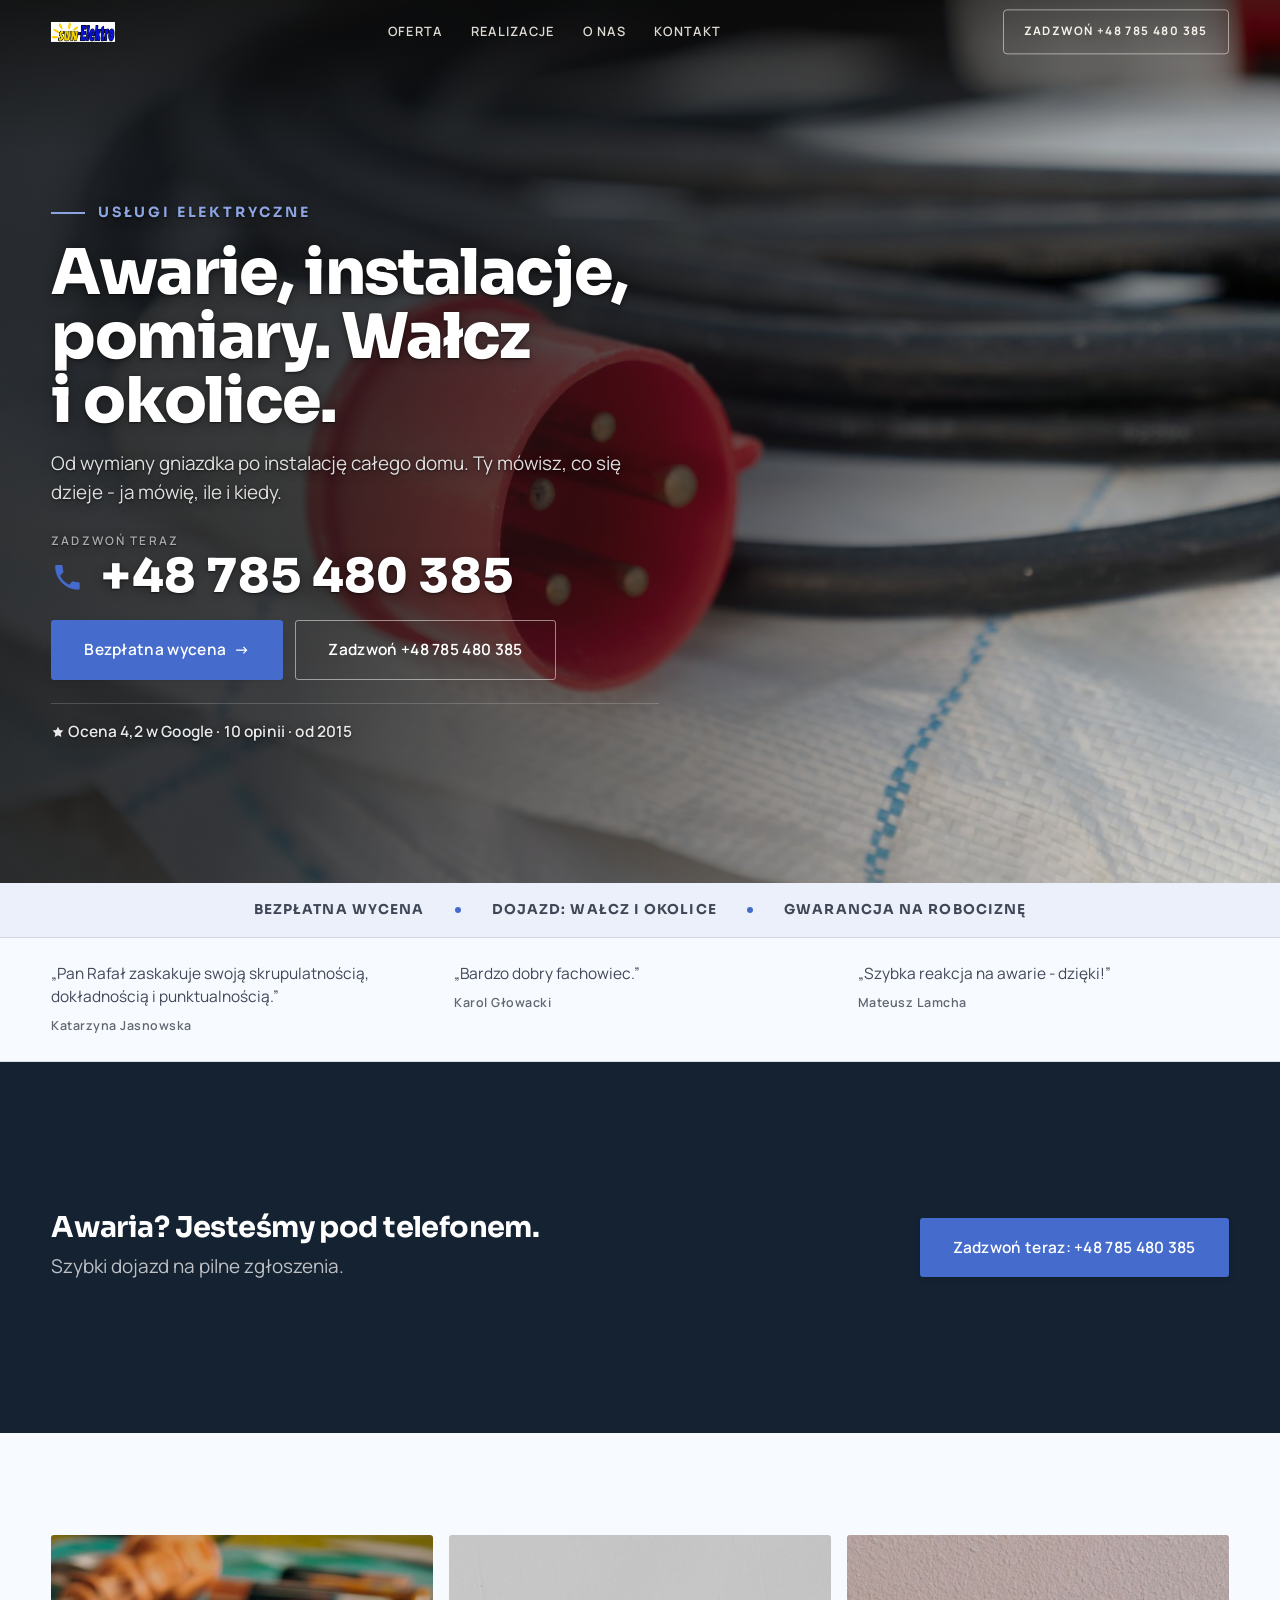
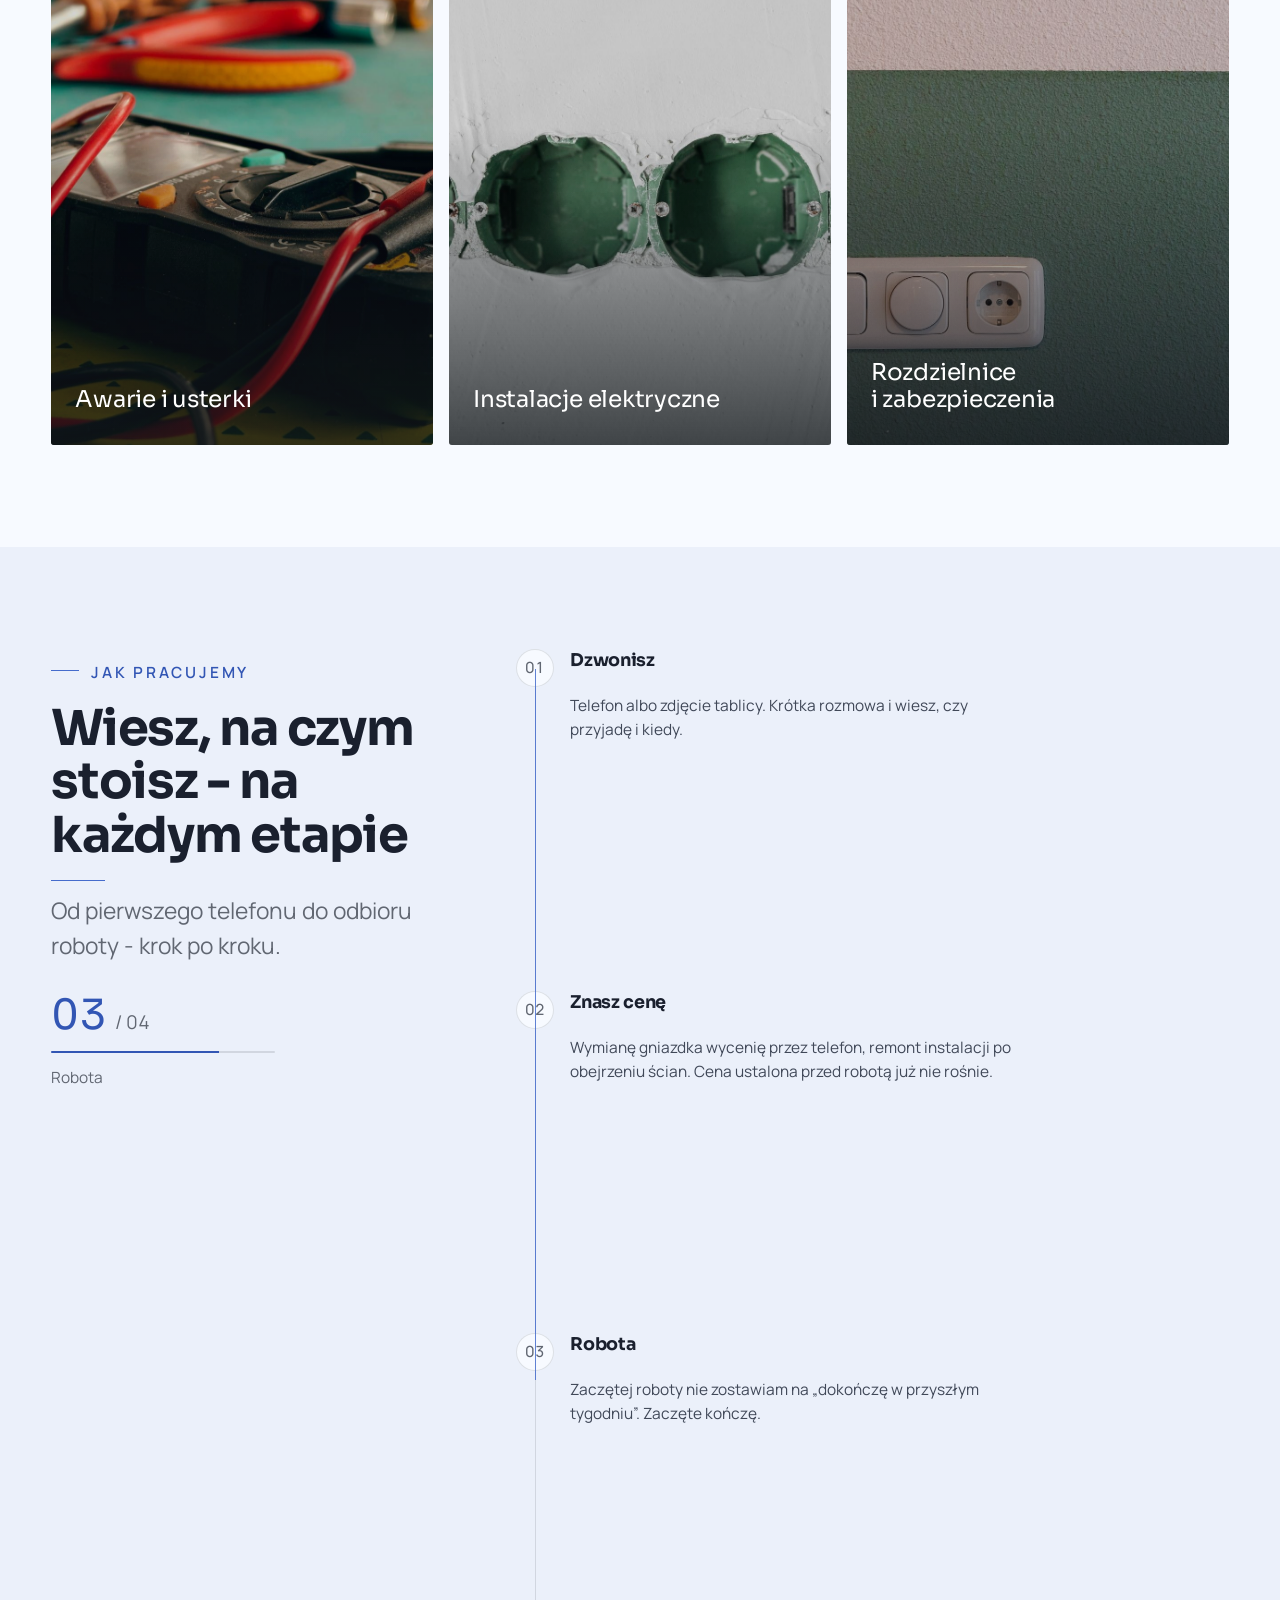
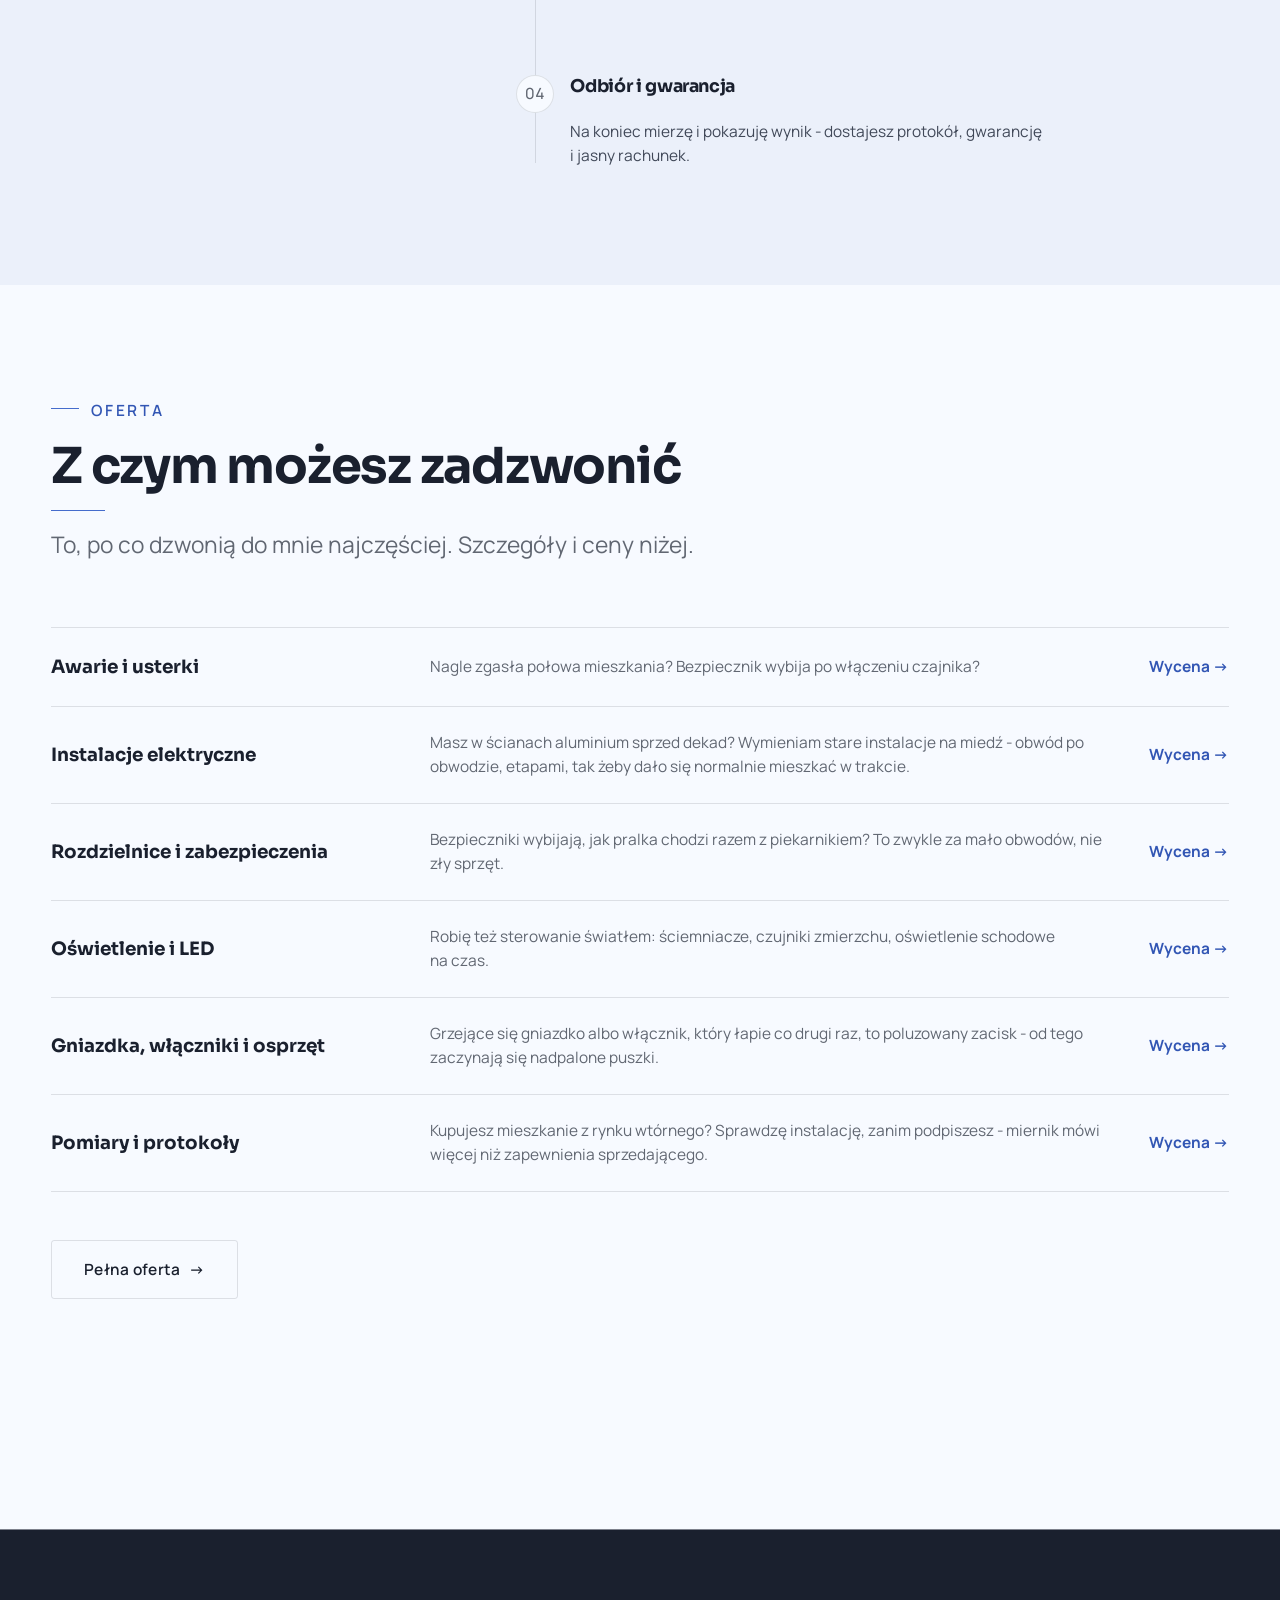
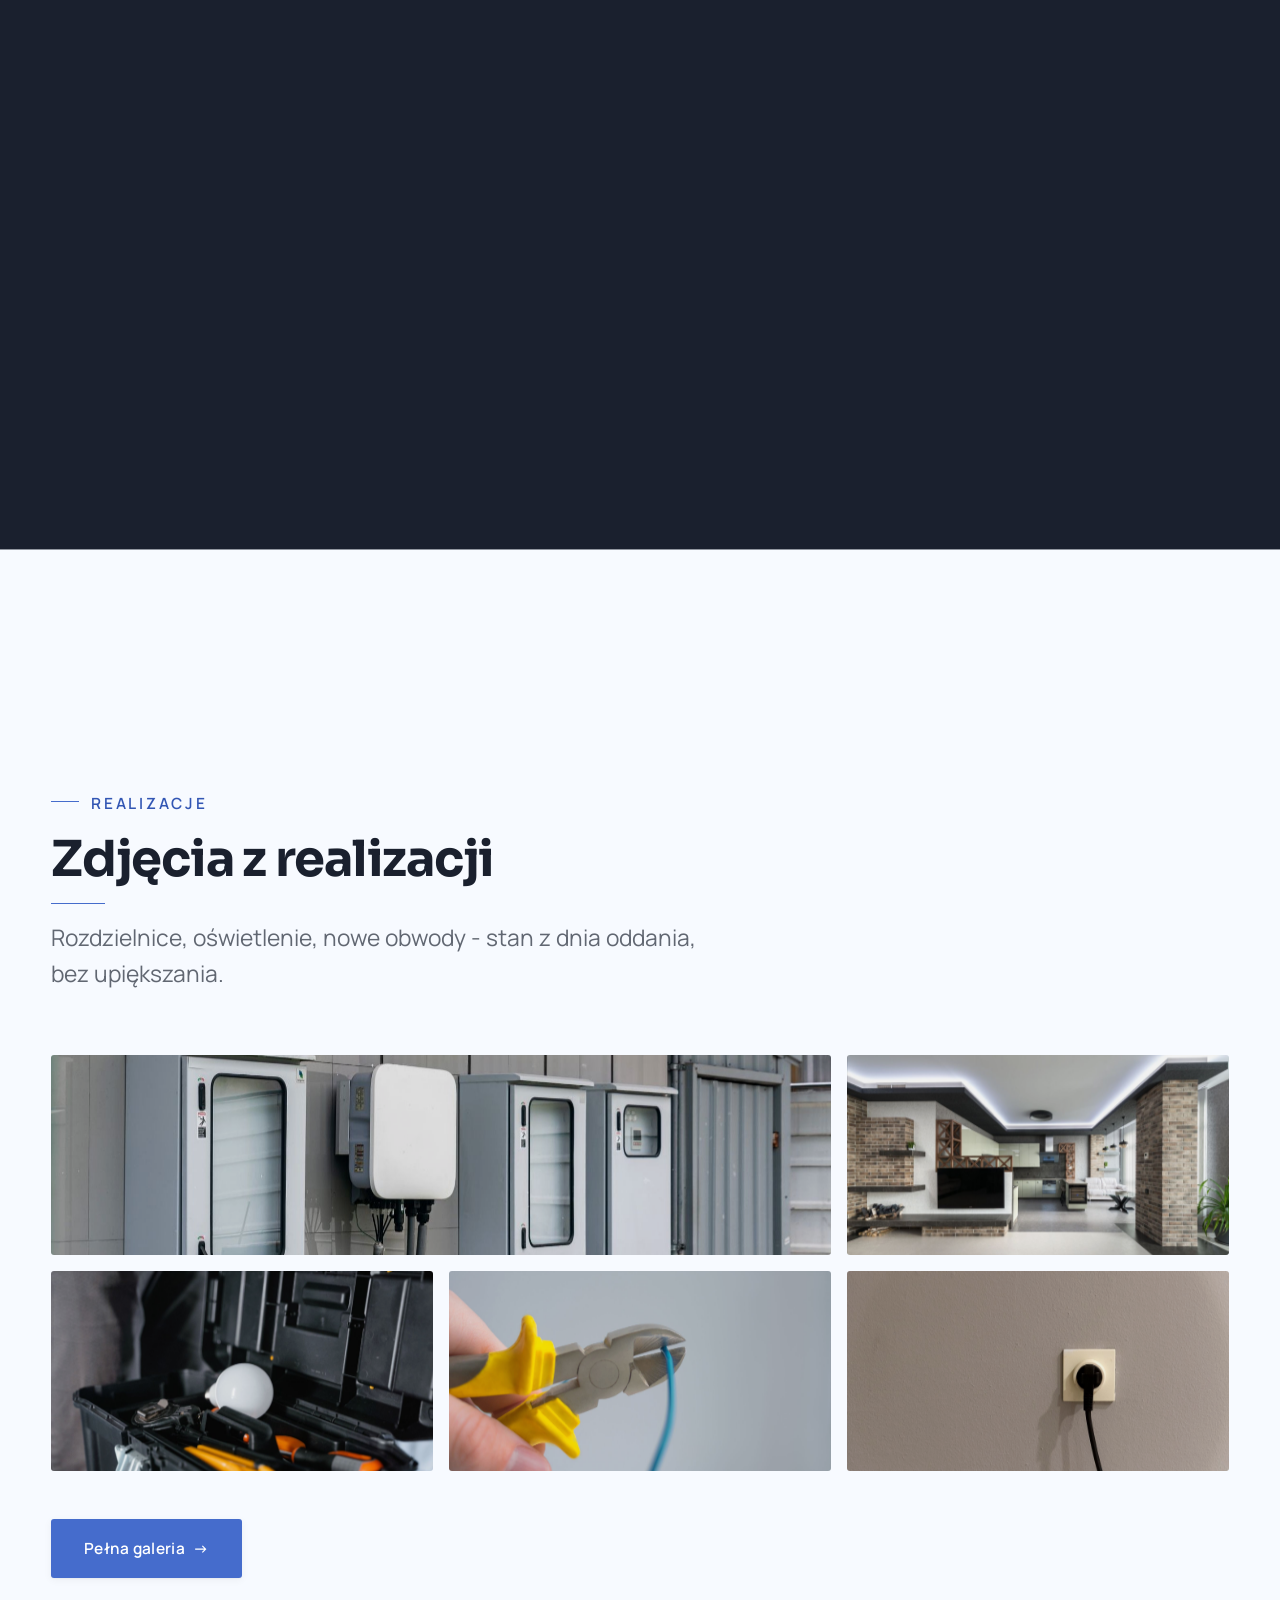
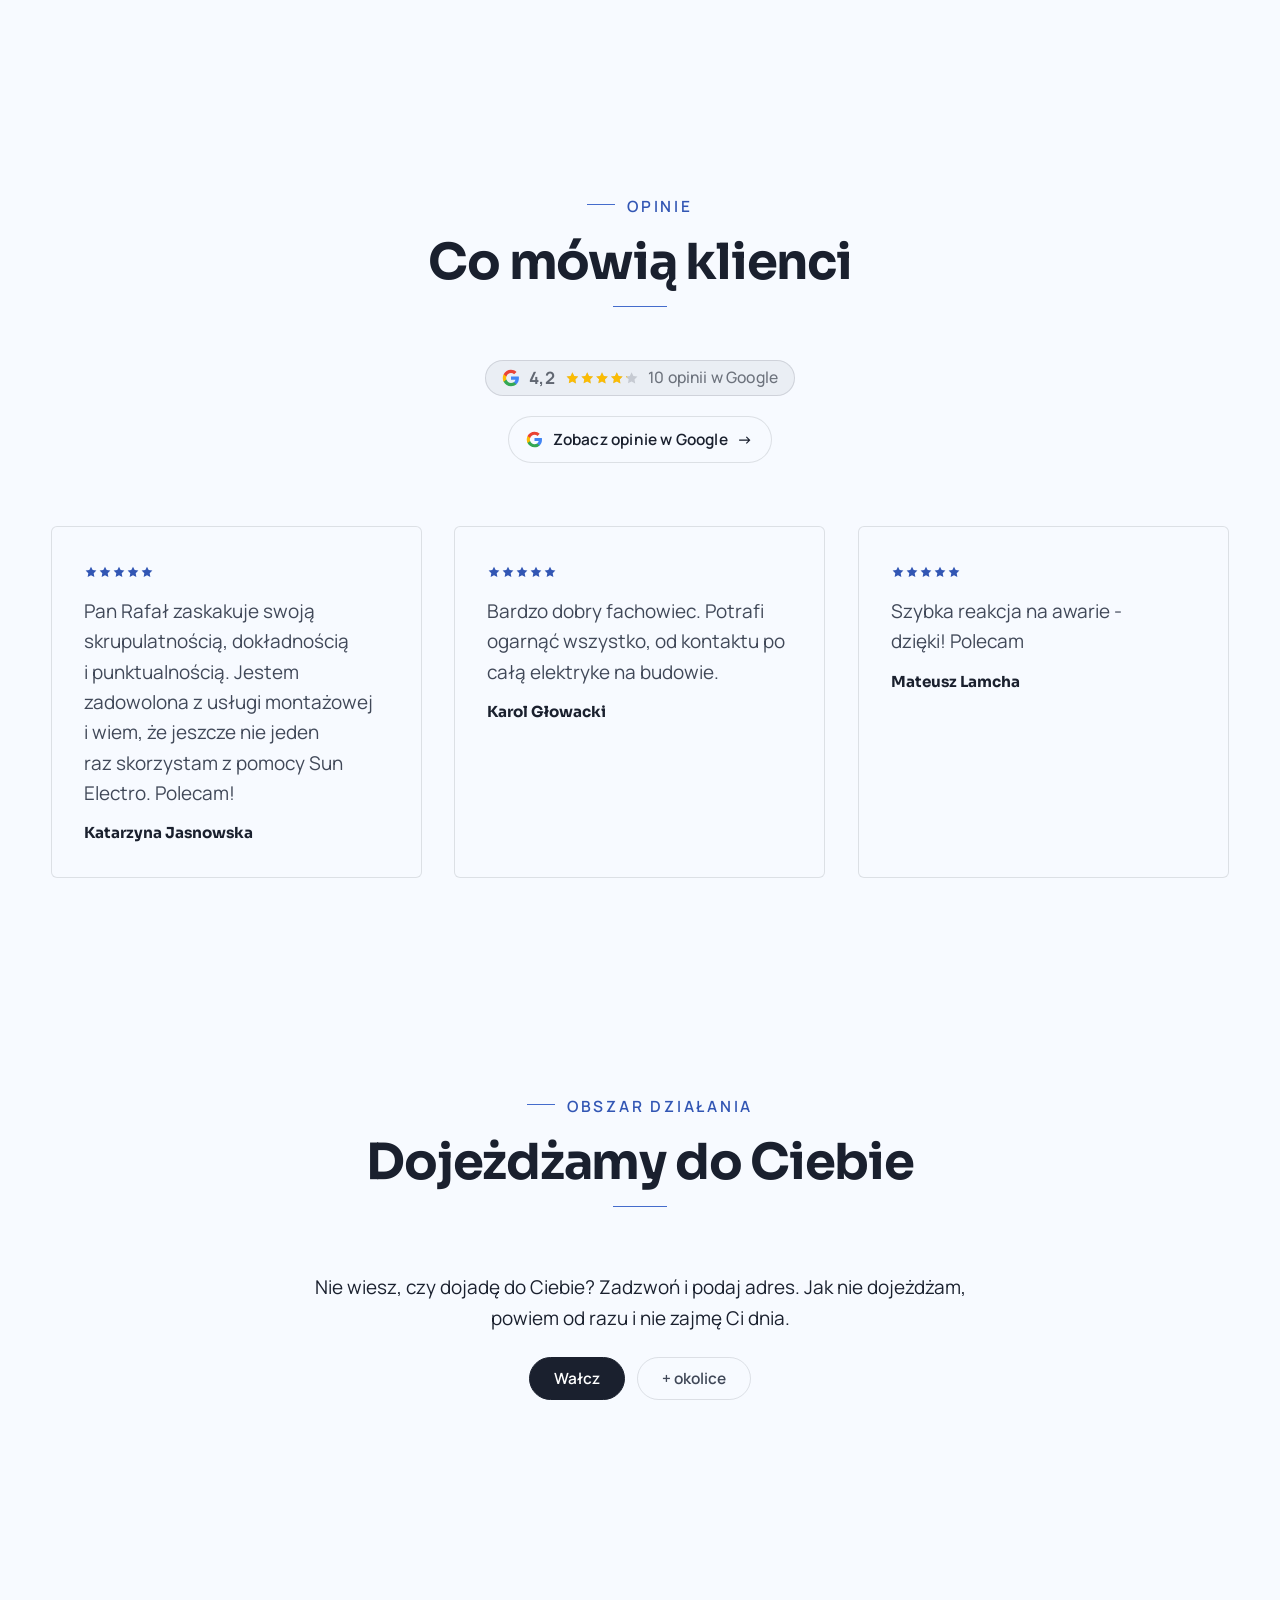
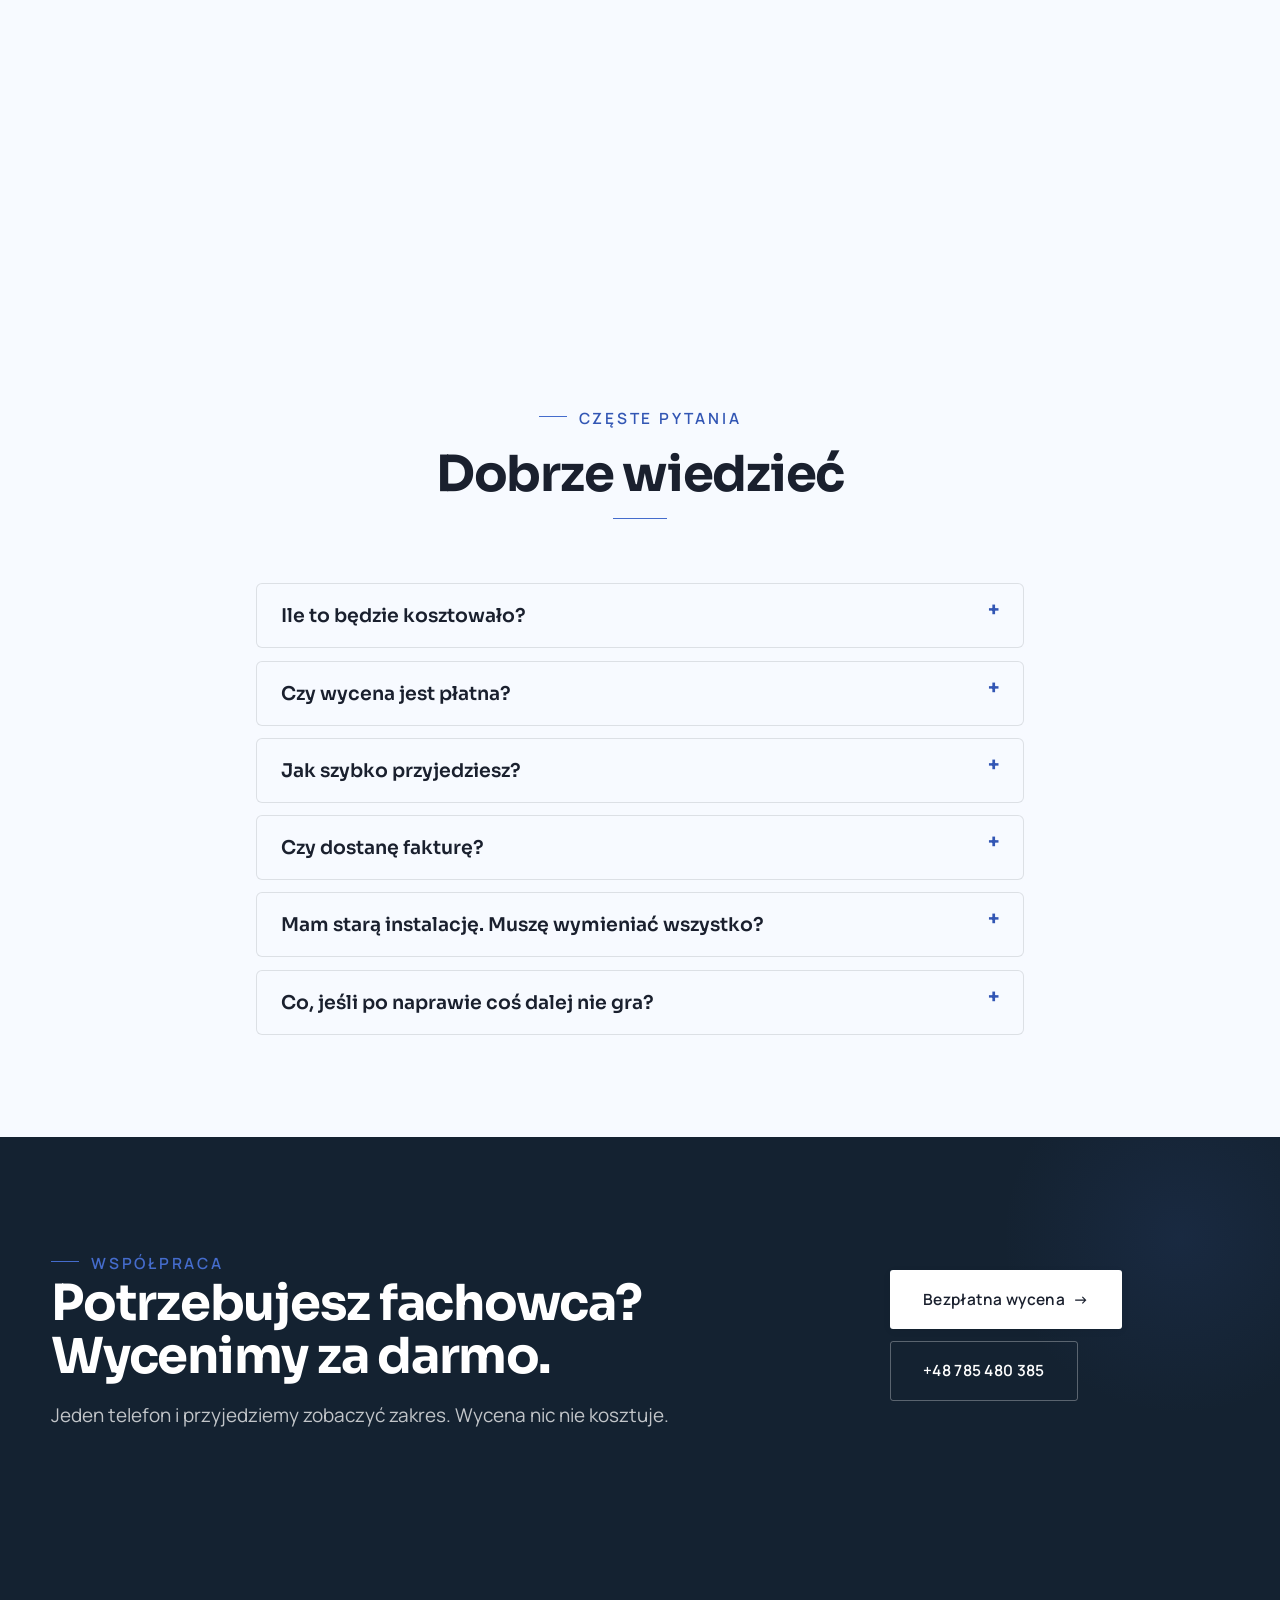
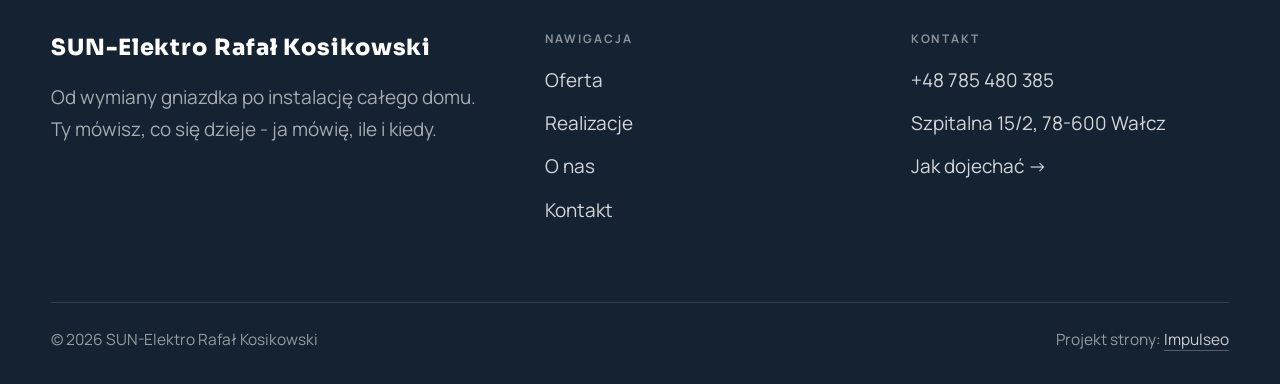
<file: index.html>
<!DOCTYPE html>
<html lang="pl">
<head>
<meta charset="UTF-8">
<meta name="viewport" content="width=device-width, initial-scale=1.0">
<title>SUN-Elektro Rafał Kosikowski - elektryk, awarie i instalacje</title>
<meta name="description" content="Elektryk w Wałczu z dojazdem. Awarie, instalacje, rozdzielnice, oświetlenie, pomiary z protokołem. Cenę znasz przed robotą. Zadzwoń: +48 785 480 385.">
<link rel="canonical" href="https://kris20032.github.io/sun-elektro-rafal-kosikowski/">
<meta name="robots" content="noindex, nofollow">
<meta property="og:type" content="website">
<meta property="og:locale" content="pl_PL">
<meta property="og:site_name" content="SUN-Elektro Rafał Kosikowski">
<meta property="og:title" content="SUN-Elektro Rafał Kosikowski - elektryk, awarie i instalacje">
<meta property="og:description" content="Elektryk w Wałczu z dojazdem. Awarie, instalacje, rozdzielnice, oświetlenie, pomiary z protokołem. Cenę znasz przed robotą. Zadzwoń: +48 785 480 385.">
<meta property="og:url" content="https://kris20032.github.io/sun-elektro-rafal-kosikowski/">
<meta property="og:image" content="https://kris20032.github.io/sun-elektro-rafal-kosikowski/img/og.jpg">
<meta property="og:image:width" content="1200">
<meta property="og:image:height" content="630">
<meta name="twitter:card" content="summary_large_image">
<script type="application/ld+json">{"@context": "https://schema.org", "@type": "Electrician", "name": "SUN-Elektro Rafał Kosikowski", "url": "https://kris20032.github.io/sun-elektro-rafal-kosikowski/", "telephone": "+48785480385", "image": "https://kris20032.github.io/sun-elektro-rafal-kosikowski/img/og.jpg", "areaServed": "Wałcz"}</script>
<link rel="preconnect" href="https://fonts.googleapis.com">
<link rel="preconnect" href="https://fonts.gstatic.com" crossorigin>
<link href="https://fonts.googleapis.com/css2?family=Sora:wght@600;700;800&family=Manrope:wght@400;500;600&display=swap" rel="stylesheet">
<link rel="stylesheet" href="assets/styles.css?v=83bc642c">
</head>
<body>

<header class="nav">
  <div class="wrap nav-inner">
    <a class="brand brand-has-logo" href="index.html"><img class="brand-logo" src="img/logo.jpg" alt="SUN-Elektro Rafał Kosikowski" width="1000" height="1000" decoding="async"></a>
    <nav class="nav-links">
      <a href="oferta.html">Oferta</a>
      <a href="realizacje.html">Realizacje</a>
      <a href="o-nas.html">O nas</a>
      <a href="kontakt.html">Kontakt</a>
      <a href="tel:+48785480385" class="btn btn-accent">Zadzwoń +48 785 480 385</a>
    </nav>
    <button class="nav-toggle" aria-label="Menu"><span></span><span></span><span></span></button>
  </div>
</header>

<main>
<section class="hero-fach">
  <img class="hf-photo" src="img/hero.jpg" fetchpriority="high" data-rotate="img/g13.jpg|img/g14.jpg" alt="SUN-Elektro Rafał Kosikowski" width="1880" height="1255">
  <div class="hf-panel">
    <div class="hf-inner">
      <span class="hf-kicker">Usługi elektryczne</span>
      <h1 class="hf-title">Awarie, instalacje, pomiary. Wałcz i okolice. <em></em></h1>
      <p class="hf-lead">Od wymiany gniazdka po instalację całego domu. Ty mówisz, co się dzieje - ja mówię, ile i kiedy.</p>
      <a class="hf-phone" href="tel:+48785480385"><span class="hf-phone-lab">Zadzwoń teraz</span><span class="hf-phone-num"><svg class="ico-tel" width="16" height="16" viewBox="0 0 24 24" fill="none" aria-hidden="true"><path d="M6.6 10.8a15.5 15.5 0 0 0 6.6 6.6l2.2-2.2a1 1 0 0 1 1-.24 11.4 11.4 0 0 0 3.6.58 1 1 0 0 1 1 1V20a1 1 0 0 1-1 1A17 17 0 0 1 3 4a1 1 0 0 1 1-1h3.5a1 1 0 0 1 1 1c0 1.25.2 2.46.58 3.6a1 1 0 0 1-.25 1l-2.23 2.2Z" fill="currentColor"/></svg> +48 785 480 385</span></a>
      <div class="hf-actions">
        <a href="kontakt.html" class="btn btn-accent">Bezpłatna wycena <span class="arr">→</span></a>
        <a href="tel:+48785480385" class="btn btn-ghost hf-ghost">Zadzwoń +48 785 480 385</a>
      </div>
      <div class="hf-trust"><svg class="ico-star" width="14" height="14" viewBox="0 0 24 24" style="vertical-align:-2px" aria-hidden="true"><path d="M12 2.8l2.85 5.8 6.4.93-4.63 4.5 1.1 6.37L12 17.4l-5.72 3 1.1-6.37-4.63-4.5 6.4-.93L12 2.8Z" fill="currentColor"/></svg> Ocena 4,2 w Google · 10 opinii · od 2015</div>
    </div>
  </div>
</section>
<section class="fach-promise">
  <div class="wrap">
    <ul class="fp-row reveal"><li>Bezpłatna wycena</li><li>Dojazd: Wałcz i okolice</li><li>Gwarancja na robociznę</li></ul>
  </div>
</section>
<section class="opinie-mini" aria-label="Opinie klientów">
  <div class="wrap">
    <div class="om-row">
      <div class="om-item reveal"><blockquote>„Pan Rafał zaskakuje swoją skrupulatnością, dokładnością i punktualnością.”</blockquote><span class="om-autor">Katarzyna Jasnowska</span></div>
      <div class="om-item reveal"><blockquote>„Bardzo dobry fachowiec.”</blockquote><span class="om-autor">Karol Głowacki</span></div>
      <div class="om-item reveal"><blockquote>„Szybka reakcja na awarie - dzięki!”</blockquote><span class="om-autor">Mateusz Lamcha</span></div>
    </div>
  </div>
</section>
<section class="awaria">
  <div class="wrap">
      <div class="reveal">
        <h3>Awaria? Jesteśmy pod telefonem.</h3>
        <p>Szybki dojazd na pilne zgłoszenia.</p>
      </div>
      <a class="btn btn-accent" href="tel:+48785480385">Zadzwoń teraz: +48 785 480 385</a>
  </div>
</section>
<section class="gateways-band">
  <div class="wrap">
    <div class="gateways">
      <a href="oferta.html" class="gateway reveal"><img src="img/g1.jpg" alt="Awarie i usterki" loading="lazy" width="1600" height="1066" decoding="async"><span class="g-ttl">Awarie i usterki</span></a>
      <a href="oferta.html" class="gateway reveal"><img src="img/g2.jpg" alt="Instalacje elektryczne" loading="lazy" width="1600" height="1068" decoding="async"><span class="g-ttl">Instalacje elektryczne</span></a>
      <a href="oferta.html" class="gateway reveal"><img src="img/g3.jpg" alt="Rozdzielnice i zabezpieczenia" loading="lazy" width="1600" height="1068" decoding="async"><span class="g-ttl">Rozdzielnice i zabezpieczenia</span></a>
    </div>
  </div>
</section>
<section class="proces proces-os fachowcy">
  <div class="wrap proc-grid">
    <div class="proc-side">
      <div class="head reveal">
        <span class="eyebrow">Jak pracujemy</span>
        <h2>Wiesz, na czym stoisz - na każdym etapie</h2>
        <p>Od pierwszego telefonu do odbioru roboty - krok po kroku.</p>
      </div>
      <div class="proc-count" aria-hidden="true"><span class="pc-cur">01</span><span class="pc-all">/ 04</span></div>
      <div class="proc-bar" aria-hidden="true"><i></i></div>
      <p class="proc-now" aria-hidden="true">Dzwonisz</p>
    </div>
    <ol class="proces-line">
      <li class="reveal"><span class="pno">01</span><h3>Dzwonisz</h3><p>Telefon albo zdjęcie tablicy. Krótka rozmowa i wiesz, czy przyjadę i kiedy.</p></li>
      <li class="reveal"><span class="pno">02</span><h3>Znasz cenę</h3><p>Wymianę gniazdka wycenię przez telefon, remont instalacji po obejrzeniu ścian. Cena ustalona przed robotą już nie rośnie.</p></li>
      <li class="reveal"><span class="pno">03</span><h3>Robota</h3><p>Zaczętej roboty nie zostawiam na „dokończę w przyszłym tygodniu”. Zaczęte kończę.</p></li>
      <li class="reveal"><span class="pno">04</span><h3>Odbiór i gwarancja</h3><p>Na koniec mierzę i pokazuję wynik - dostajesz protokół, gwarancję i jasny rachunek.</p></li>
    </ol>
  </div>
</section>
<section class="fach-uslugi">
  <div class="wrap">
    <div class="head reveal">
      <span class="eyebrow">Oferta</span>
      <h2>Z czym możesz zadzwonić</h2>
      <p>To, po co dzwonią do mnie najczęściej. Szczegóły i ceny niżej.</p>
    </div>
    <ul class="fu-list">
      <li class="fu-row reveal"><div class="fu-name">Awarie i usterki</div><div class="fu-desc">Nagle zgasła połowa mieszkania? Bezpiecznik wybija po włączeniu czajnika?</div><a class="fu-cta" href="kontakt.html">Wycena <span class="arr">→</span></a></li>
      <li class="fu-row reveal"><div class="fu-name">Instalacje elektryczne</div><div class="fu-desc">Masz w ścianach aluminium sprzed dekad? Wymieniam stare instalacje na miedź - obwód po obwodzie, etapami, tak żeby dało się normalnie mieszkać w trakcie.</div><a class="fu-cta" href="kontakt.html">Wycena <span class="arr">→</span></a></li>
      <li class="fu-row reveal"><div class="fu-name">Rozdzielnice i zabezpieczenia</div><div class="fu-desc">Bezpieczniki wybijają, jak pralka chodzi razem z piekarnikiem? To zwykle za mało obwodów, nie zły sprzęt.</div><a class="fu-cta" href="kontakt.html">Wycena <span class="arr">→</span></a></li>
      <li class="fu-row reveal"><div class="fu-name">Oświetlenie i LED</div><div class="fu-desc">Robię też sterowanie światłem: ściemniacze, czujniki zmierzchu, oświetlenie schodowe na czas.</div><a class="fu-cta" href="kontakt.html">Wycena <span class="arr">→</span></a></li>
      <li class="fu-row reveal"><div class="fu-name">Gniazdka, włączniki i osprzęt</div><div class="fu-desc">Grzejące się gniazdko albo włącznik, który łapie co drugi raz, to poluzowany zacisk - od tego zaczynają się nadpalone puszki.</div><a class="fu-cta" href="kontakt.html">Wycena <span class="arr">→</span></a></li>
      <li class="fu-row reveal"><div class="fu-name">Pomiary i protokoły</div><div class="fu-desc">Kupujesz mieszkanie z rynku wtórnego? Sprawdzę instalację, zanim podpiszesz - miernik mówi więcej niż zapewnienia sprzedającego.</div><a class="fu-cta" href="kontakt.html">Wycena <span class="arr">→</span></a></li>
    </ul>
    <div style="margin-top:var(--space-7)" class="reveal"><a href="oferta.html" class="btn btn-ghost">Pełna oferta <span class="arr">→</span></a></div>
  </div>
</section>
<section class="stopklatka" aria-hidden="true">
  <div class="stk-bg" style="background-image:url(img/g4.jpg)"></div>
</section>
<section>
  <div class="wrap">
    <div class="head reveal">
      <span class="eyebrow">Realizacje</span>
      <h2>Zdjęcia z realizacji</h2>
      <p>Rozdzielnice, oświetlenie, nowe obwody - stan z dnia oddania, bez upiększania.</p>
    </div>
    <div class="gallery">
      <div class="tile t-two3 reveal"><img src="img/g5.jpg" alt="SUN-Elektro Rafał Kosikowski" loading="lazy" width="1600" height="1066" decoding="async"></div>
      <div class="tile t-third reveal"><img src="img/g6.jpg" alt="SUN-Elektro Rafał Kosikowski" loading="lazy" width="1600" height="1066" decoding="async"></div>
      <div class="tile t-third reveal"><img src="img/g7.jpg" alt="SUN-Elektro Rafał Kosikowski" loading="lazy" width="1600" height="1068" decoding="async"></div>
      <div class="tile t-third reveal"><img src="img/g8.jpg" alt="SUN-Elektro Rafał Kosikowski" loading="lazy" width="1600" height="1066" decoding="async"></div>
      <div class="tile t-third reveal"><img src="img/g9.jpg" alt="SUN-Elektro Rafał Kosikowski" loading="lazy" width="1600" height="1068" decoding="async"></div>
    </div>
    <div style="margin-top:var(--space-7)" class="reveal"><a href="realizacje.html" class="btn btn-accent">Pełna galeria <span class="arr">→</span></a></div>
  </div>
</section>
<section class="opinie">
  <div class="wrap">
    <div class="head center reveal">
      <span class="eyebrow">Opinie</span>
      <h2>Co mówią klienci</h2>
    </div>
    <p class="op-meta reveal"><span class="g-badge"><svg class="gb-ico" viewBox="0 0 24 24" width="18" height="18" aria-hidden="true"><path fill="#4285F4" d="M22.56 12.25c0-.78-.07-1.53-.2-2.25H12v4.26h5.92c-.26 1.37-1.04 2.53-2.21 3.31v2.77h3.57c2.08-1.92 3.28-4.74 3.28-8.09z"/><path fill="#34A853" d="M12 23c2.97 0 5.46-.98 7.28-2.66l-3.57-2.77c-.98.66-2.23 1.06-3.71 1.06-2.86 0-5.29-1.93-6.16-4.53H2.18v2.84C3.99 20.53 7.7 23 12 23z"/><path fill="#FBBC05" d="M5.84 14.09c-.22-.66-.35-1.36-.35-2.09s.13-1.43.35-2.09V7.07H2.18C1.43 8.55 1 10.22 1 12s.43 3.45 1.18 4.93l2.85-2.22.81-.62z"/><path fill="#EA4335" d="M12 5.38c1.62 0 3.06.56 4.21 1.64l3.15-3.15C17.45 2.09 14.97 1 12 1 7.7 1 3.99 3.47 2.18 7.07l3.66 2.84c.87-2.6 3.3-4.53 6.16-4.53z"/></svg><b class="gb-ocena">4,2</b><svg class="gb-stars" viewBox="0 0 90 18" width="74" height="14.8" aria-hidden="true"><g fill="currentColor" opacity=".26"><path transform="translate(0,0)" d="M9 1.6l2.2 4.46 4.92.72-3.56 3.47.84 4.9L9 12.74l-4.4 2.31.84-4.9L1.88 6.68l4.92-.72L9 1.6Z"/><path transform="translate(18,0)" d="M9 1.6l2.2 4.46 4.92.72-3.56 3.47.84 4.9L9 12.74l-4.4 2.31.84-4.9L1.88 6.68l4.92-.72L9 1.6Z"/><path transform="translate(36,0)" d="M9 1.6l2.2 4.46 4.92.72-3.56 3.47.84 4.9L9 12.74l-4.4 2.31.84-4.9L1.88 6.68l4.92-.72L9 1.6Z"/><path transform="translate(54,0)" d="M9 1.6l2.2 4.46 4.92.72-3.56 3.47.84 4.9L9 12.74l-4.4 2.31.84-4.9L1.88 6.68l4.92-.72L9 1.6Z"/><path transform="translate(72,0)" d="M9 1.6l2.2 4.46 4.92.72-3.56 3.47.84 4.9L9 12.74l-4.4 2.31.84-4.9L1.88 6.68l4.92-.72L9 1.6Z"/></g><clipPath id="gs840"><rect x="0" y="0" width="75.6" height="18"/></clipPath><g fill="#FBBC04" clip-path="url(#gs840)"><path transform="translate(0,0)" d="M9 1.6l2.2 4.46 4.92.72-3.56 3.47.84 4.9L9 12.74l-4.4 2.31.84-4.9L1.88 6.68l4.92-.72L9 1.6Z"/><path transform="translate(18,0)" d="M9 1.6l2.2 4.46 4.92.72-3.56 3.47.84 4.9L9 12.74l-4.4 2.31.84-4.9L1.88 6.68l4.92-.72L9 1.6Z"/><path transform="translate(36,0)" d="M9 1.6l2.2 4.46 4.92.72-3.56 3.47.84 4.9L9 12.74l-4.4 2.31.84-4.9L1.88 6.68l4.92-.72L9 1.6Z"/><path transform="translate(54,0)" d="M9 1.6l2.2 4.46 4.92.72-3.56 3.47.84 4.9L9 12.74l-4.4 2.31.84-4.9L1.88 6.68l4.92-.72L9 1.6Z"/><path transform="translate(72,0)" d="M9 1.6l2.2 4.46 4.92.72-3.56 3.47.84 4.9L9 12.74l-4.4 2.31.84-4.9L1.88 6.68l4.92-.72L9 1.6Z"/></g></svg><span class="gb-txt">10 opinii w Google</span></span></p>
    <p class="op-meta reveal"><a class="op-google" href="https://maps.google.com/?cid=1782107005303393000" target="_blank" rel="noopener"><svg class="op-g-ico" viewBox="0 0 24 24" width="17" height="17" aria-hidden="true"><path fill="#4285F4" d="M22.56 12.25c0-.78-.07-1.53-.2-2.25H12v4.26h5.92c-.26 1.37-1.04 2.53-2.21 3.31v2.77h3.57c2.08-1.92 3.28-4.74 3.28-8.09z"/><path fill="#34A853" d="M12 23c2.97 0 5.46-.98 7.28-2.66l-3.57-2.77c-.98.66-2.23 1.06-3.71 1.06-2.86 0-5.29-1.93-6.16-4.53H2.18v2.84C3.99 20.53 7.7 23 12 23z"/><path fill="#FBBC05" d="M5.84 14.09c-.22-.66-.35-1.36-.35-2.09s.13-1.43.35-2.09V7.07H2.18C1.43 8.55 1 10.22 1 12s.43 3.45 1.18 4.93l2.85-2.22.81-.62z"/><path fill="#EA4335" d="M12 5.38c1.62 0 3.06.56 4.21 1.64l3.15-3.15C17.45 2.09 14.97 1 12 1 7.7 1 3.99 3.47 2.18 7.07l3.66 2.84c.87-2.6 3.3-4.53 6.16-4.53z"/></svg><span>Zobacz opinie w Google</span><span class="arr">→</span></a></p>
    <div class="opinie-grid">
      <figure class="op-card reveal"><span class="op-star"><svg class="ico-star" width="14" height="14" viewBox="0 0 24 24" style="vertical-align:-2px" aria-hidden="true"><path d="M12 2.8l2.85 5.8 6.4.93-4.63 4.5 1.1 6.37L12 17.4l-5.72 3 1.1-6.37-4.63-4.5 6.4-.93L12 2.8Z" fill="currentColor"/></svg><svg class="ico-star" width="14" height="14" viewBox="0 0 24 24" style="vertical-align:-2px" aria-hidden="true"><path d="M12 2.8l2.85 5.8 6.4.93-4.63 4.5 1.1 6.37L12 17.4l-5.72 3 1.1-6.37-4.63-4.5 6.4-.93L12 2.8Z" fill="currentColor"/></svg><svg class="ico-star" width="14" height="14" viewBox="0 0 24 24" style="vertical-align:-2px" aria-hidden="true"><path d="M12 2.8l2.85 5.8 6.4.93-4.63 4.5 1.1 6.37L12 17.4l-5.72 3 1.1-6.37-4.63-4.5 6.4-.93L12 2.8Z" fill="currentColor"/></svg><svg class="ico-star" width="14" height="14" viewBox="0 0 24 24" style="vertical-align:-2px" aria-hidden="true"><path d="M12 2.8l2.85 5.8 6.4.93-4.63 4.5 1.1 6.37L12 17.4l-5.72 3 1.1-6.37-4.63-4.5 6.4-.93L12 2.8Z" fill="currentColor"/></svg><svg class="ico-star" width="14" height="14" viewBox="0 0 24 24" style="vertical-align:-2px" aria-hidden="true"><path d="M12 2.8l2.85 5.8 6.4.93-4.63 4.5 1.1 6.37L12 17.4l-5.72 3 1.1-6.37-4.63-4.5 6.4-.93L12 2.8Z" fill="currentColor"/></svg></span><blockquote>Pan Rafał zaskakuje swoją skrupulatnością, dokładnością i punktualnością. Jestem zadowolona z usługi montażowej i wiem, że jeszcze nie jeden raz skorzystam z pomocy Sun Electro. Polecam!</blockquote><span class="op-autor">Katarzyna Jasnowska</span></figure>
      <figure class="op-card reveal"><span class="op-star"><svg class="ico-star" width="14" height="14" viewBox="0 0 24 24" style="vertical-align:-2px" aria-hidden="true"><path d="M12 2.8l2.85 5.8 6.4.93-4.63 4.5 1.1 6.37L12 17.4l-5.72 3 1.1-6.37-4.63-4.5 6.4-.93L12 2.8Z" fill="currentColor"/></svg><svg class="ico-star" width="14" height="14" viewBox="0 0 24 24" style="vertical-align:-2px" aria-hidden="true"><path d="M12 2.8l2.85 5.8 6.4.93-4.63 4.5 1.1 6.37L12 17.4l-5.72 3 1.1-6.37-4.63-4.5 6.4-.93L12 2.8Z" fill="currentColor"/></svg><svg class="ico-star" width="14" height="14" viewBox="0 0 24 24" style="vertical-align:-2px" aria-hidden="true"><path d="M12 2.8l2.85 5.8 6.4.93-4.63 4.5 1.1 6.37L12 17.4l-5.72 3 1.1-6.37-4.63-4.5 6.4-.93L12 2.8Z" fill="currentColor"/></svg><svg class="ico-star" width="14" height="14" viewBox="0 0 24 24" style="vertical-align:-2px" aria-hidden="true"><path d="M12 2.8l2.85 5.8 6.4.93-4.63 4.5 1.1 6.37L12 17.4l-5.72 3 1.1-6.37-4.63-4.5 6.4-.93L12 2.8Z" fill="currentColor"/></svg><svg class="ico-star" width="14" height="14" viewBox="0 0 24 24" style="vertical-align:-2px" aria-hidden="true"><path d="M12 2.8l2.85 5.8 6.4.93-4.63 4.5 1.1 6.37L12 17.4l-5.72 3 1.1-6.37-4.63-4.5 6.4-.93L12 2.8Z" fill="currentColor"/></svg></span><blockquote>Bardzo dobry fachowiec. Potrafi ogarnąć wszystko, od kontaktu po całą elektryke na budowie.</blockquote><span class="op-autor">Karol Głowacki</span></figure>
      <figure class="op-card reveal"><span class="op-star"><svg class="ico-star" width="14" height="14" viewBox="0 0 24 24" style="vertical-align:-2px" aria-hidden="true"><path d="M12 2.8l2.85 5.8 6.4.93-4.63 4.5 1.1 6.37L12 17.4l-5.72 3 1.1-6.37-4.63-4.5 6.4-.93L12 2.8Z" fill="currentColor"/></svg><svg class="ico-star" width="14" height="14" viewBox="0 0 24 24" style="vertical-align:-2px" aria-hidden="true"><path d="M12 2.8l2.85 5.8 6.4.93-4.63 4.5 1.1 6.37L12 17.4l-5.72 3 1.1-6.37-4.63-4.5 6.4-.93L12 2.8Z" fill="currentColor"/></svg><svg class="ico-star" width="14" height="14" viewBox="0 0 24 24" style="vertical-align:-2px" aria-hidden="true"><path d="M12 2.8l2.85 5.8 6.4.93-4.63 4.5 1.1 6.37L12 17.4l-5.72 3 1.1-6.37-4.63-4.5 6.4-.93L12 2.8Z" fill="currentColor"/></svg><svg class="ico-star" width="14" height="14" viewBox="0 0 24 24" style="vertical-align:-2px" aria-hidden="true"><path d="M12 2.8l2.85 5.8 6.4.93-4.63 4.5 1.1 6.37L12 17.4l-5.72 3 1.1-6.37-4.63-4.5 6.4-.93L12 2.8Z" fill="currentColor"/></svg><svg class="ico-star" width="14" height="14" viewBox="0 0 24 24" style="vertical-align:-2px" aria-hidden="true"><path d="M12 2.8l2.85 5.8 6.4.93-4.63 4.5 1.1 6.37L12 17.4l-5.72 3 1.1-6.37-4.63-4.5 6.4-.93L12 2.8Z" fill="currentColor"/></svg></span><blockquote>Szybka reakcja na awarie - dzięki! Polecam</blockquote><span class="op-autor">Mateusz Lamcha</span></figure>
    </div>
  </div>
</section>
<section class="obszar">
  <div class="wrap">
    <div class="head center reveal">
      <span class="eyebrow">Obszar działania</span>
      <h2>Dojeżdżamy do Ciebie</h2>
    </div>
    <p class="obszar-txt reveal" style="text-align:center;max-width:60ch;margin:0 auto 1.4rem">Nie wiesz, czy dojadę do Ciebie? Zadzwoń i podaj adres. Jak nie dojeżdżam, powiem od razu i nie zajmę Ci dnia.</p>
    <ul class="obszar-list reveal"><li class="is-home">Wałcz</li><li>+ okolice</li></ul>
    <div class="obszar-mapa reveal" style="margin-top:var(--space-7)">
      <iframe title="Obszar działania - Wałcz i okolice" src="https://maps.google.com/maps?q=SUN-Elektro%20Rafa%C5%82%20Kosikowski%20Wa%C5%82cz&amp;z=11&amp;output=embed" loading="lazy" referrerpolicy="no-referrer-when-downgrade" style="width:100%;height:clamp(280px,38vh,420px);border:0;display:block;border-radius:var(--r-md)"></iframe>
    </div>
  </div>
</section>
<section class="faq-klinika">
  <div class="wrap">
    <div class="head center reveal">
      <span class="eyebrow">Częste pytania</span>
      <h2>Dobrze wiedzieć</h2>
    </div>
    <div class="faq-list">
      <details class="faq-item reveal"><summary>Ile to będzie kosztowało?</summary><p>Zależy, co się dzieje - dlatego wypytuję przez telefon i od razu podaję widełki. Ostateczną cenę ustalamy przy oględzinach, zanim zacznę.</p></details>
      <details class="faq-item reveal"><summary>Czy wycena jest płatna?</summary><p>Nie. Przyjazd i wycena w Wałczu i najbliższej okolicy są bezpłatne - płacisz dopiero za umówioną robotę.</p></details>
      <details class="faq-item reveal"><summary>Jak szybko przyjedziesz?</summary><p>Brak prądu w całym domu to pilny wyjazd - przestawiam grafik. Dołożenie gniazdka spokojnie poczeka na umówiony termin.</p></details>
      <details class="faq-item reveal"><summary>Czy dostanę fakturę?</summary><p>Tak, na firmę albo na osobę prywatną. Dokument dostajesz od razu - razem z protokołem, jeśli robiłem pomiary.</p></details>
      <details class="faq-item reveal"><summary>Mam starą instalację. Muszę wymieniać wszystko?</summary><p>Aluminium w ścianach to jeszcze nie wyrok, ale ma swoje lata i lubi luzujące się zaciski. Mówię wprost, co wymienić od razu, a co można zaplanować - z cenami, żebyś mógł rozłożyć to w czasie.</p></details>
      <details class="faq-item reveal"><summary>Co, jeśli po naprawie coś dalej nie gra?</summary><p>Wracam i mierzę jeszcze raz. Moja wina - poprawiam za darmo; wyszło coś nowego - mówię wprost, co i za ile.</p></details>
    </div>
  </div>
</section>
<section class="cta">
  <div class="wrap">
    <div class="reveal">
      <span class="eyebrow">Współpraca</span>
      <h2>Potrzebujesz fachowca? Wycenimy za darmo.</h2>
      <p>Jeden telefon i przyjedziemy zobaczyć zakres. Wycena nic nie kosztuje.</p>
    </div>
    <div class="cta-actions reveal">
      <a href="kontakt.html" class="btn btn-light">Bezpłatna wycena <span class="arr">→</span></a>
      <a href="tel:+48785480385" class="btn btn-ghost btn-ghost-cta">+48 785 480 385</a>
    </div>
  </div>
</section>
</main>

<footer>
  <div class="wrap">
    <div class="foot-grid">
      <div class="foot-brand">
        <div class="name">SUN-Elektro Rafał Kosikowski</div>
        <p>Od wymiany gniazdka po instalację całego domu. Ty mówisz, co się dzieje - ja mówię, ile i kiedy.</p>
      </div>
      <div class="foot-col">
        <h4>Nawigacja</h4>
        <a href="oferta.html">Oferta</a>
        <a href="realizacje.html">Realizacje</a>
        <a href="o-nas.html">O nas</a>
        <a href="kontakt.html">Kontakt</a>
      </div>
      <div class="foot-col">
        <h4>Kontakt</h4>
        <a href="tel:+48785480385">+48 785 480 385</a>
        <p>Szpitalna 15/2, 78-600 Wałcz</p>
        <a href="https://maps.google.com/?cid=1782107005303393000" target="_blank" rel="noopener">Jak dojechać →</a>
      </div>
    </div>
    <div class="foot-bot">
      <span>© 2026 SUN-Elektro Rafał Kosikowski</span>
      <span>Projekt strony: <a class="foot-credit" href="https://impulseo.pl" target="_blank" rel="noopener">Impulseo</a></span>
    </div>
  </div>
</footer>
<div class="sticky-call"><a class="sc-call" href="tel:+48785480385"><svg class="ico-tel" width="16" height="16" viewBox="0 0 24 24" fill="none" aria-hidden="true"><path d="M6.6 10.8a15.5 15.5 0 0 0 6.6 6.6l2.2-2.2a1 1 0 0 1 1-.24 11.4 11.4 0 0 0 3.6.58 1 1 0 0 1 1 1V20a1 1 0 0 1-1 1A17 17 0 0 1 3 4a1 1 0 0 1 1-1h3.5a1 1 0 0 1 1 1c0 1.25.2 2.46.58 3.6a1 1 0 0 1-.25 1l-2.23 2.2Z" fill="currentColor"/></svg> Zadzwoń</a><a class="sc-quote" href="kontakt.html">Bezpłatna wycena</a></div>
<div class="demo-wazne" data-do="2026-08-20" data-cykl="3" hidden><svg class="dw-ico" width="13" height="13" viewBox="0 0 24 24" fill="none" aria-hidden="true"><circle cx="12" cy="12" r="8.6" stroke="currentColor" stroke-width="1.8"/><path d="M12 7.2V12l3.3 2" stroke="currentColor" stroke-width="1.8" stroke-linecap="round"/></svg><span class="dw-txt"></span></div>

<script src="assets/main.js"></script>
</body>
</html>
</file>
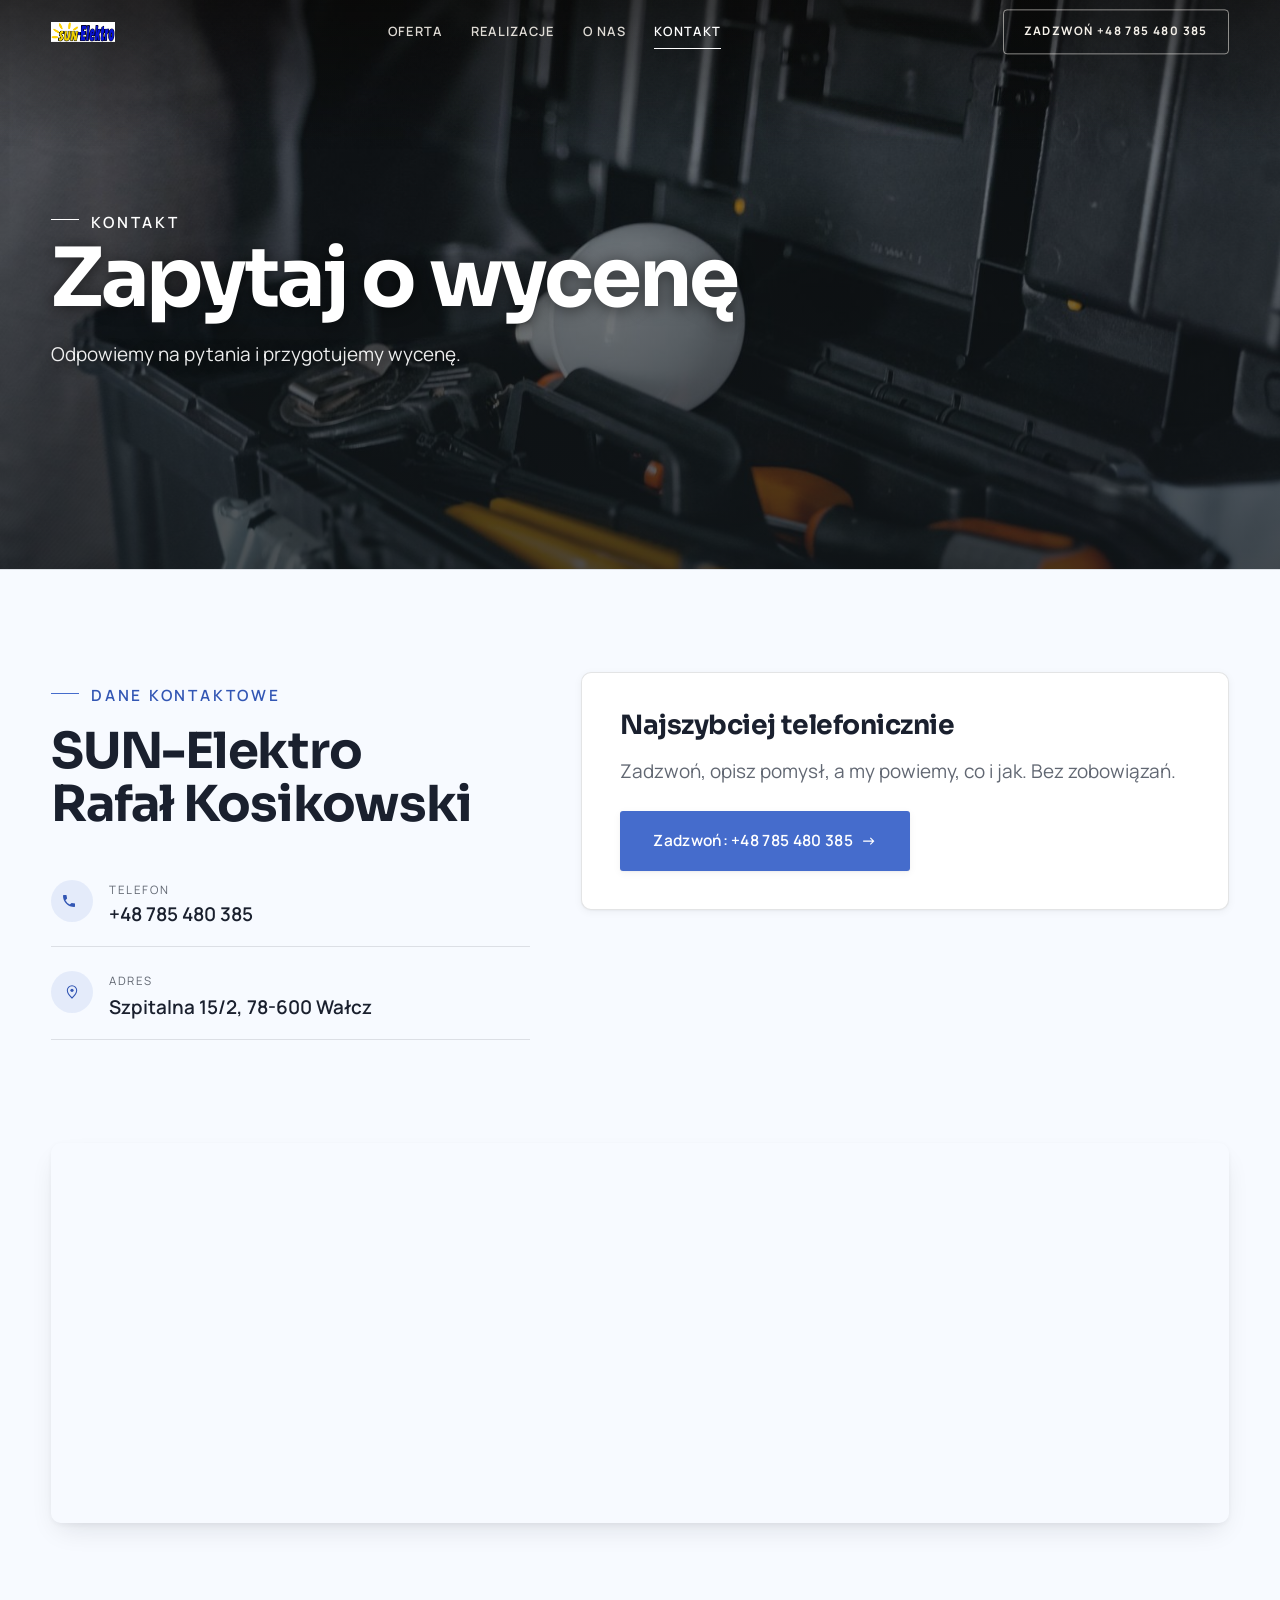
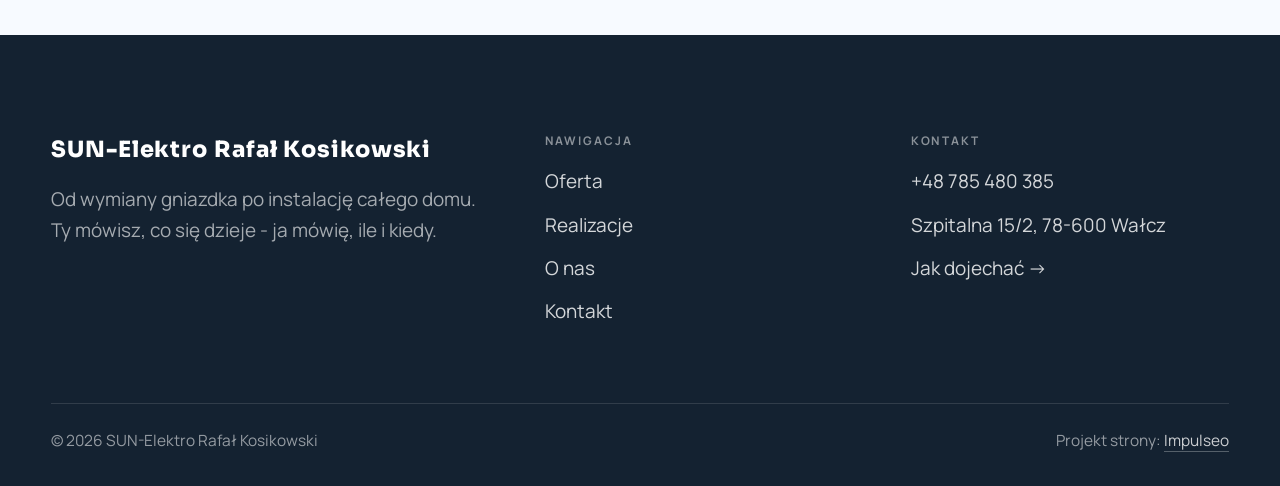
<file: kontakt.html>
<!DOCTYPE html>
<html lang="pl">
<head>
<meta charset="UTF-8">
<meta name="viewport" content="width=device-width, initial-scale=1.0">
<title>Kontakt - SUN-Elektro Rafał Kosikowski</title>
<meta name="description" content="Kontakt SUN-Elektro Rafał Kosikowski - Szpitalna 15/2, 78-600 Wałcz">
<link rel="canonical" href="https://kris20032.github.io/sun-elektro-rafal-kosikowski/kontakt.html">
<meta name="robots" content="noindex, nofollow">
<meta property="og:type" content="website">
<meta property="og:locale" content="pl_PL">
<meta property="og:site_name" content="SUN-Elektro Rafał Kosikowski">
<meta property="og:title" content="Kontakt - SUN-Elektro Rafał Kosikowski">
<meta property="og:description" content="Kontakt SUN-Elektro Rafał Kosikowski - Szpitalna 15/2, 78-600 Wałcz">
<meta property="og:url" content="https://kris20032.github.io/sun-elektro-rafal-kosikowski/kontakt.html">
<meta property="og:image" content="https://kris20032.github.io/sun-elektro-rafal-kosikowski/img/og.jpg">
<meta property="og:image:width" content="1200">
<meta property="og:image:height" content="630">
<meta name="twitter:card" content="summary_large_image">
<link rel="preconnect" href="https://fonts.googleapis.com">
<link rel="preconnect" href="https://fonts.gstatic.com" crossorigin>
<link href="https://fonts.googleapis.com/css2?family=Sora:wght@600;700;800&family=Manrope:wght@400;500;600&display=swap" rel="stylesheet">
<link rel="stylesheet" href="assets/styles.css?v=83bc642c">
</head>
<body>

<header class="nav">
  <div class="wrap nav-inner">
    <a class="brand brand-has-logo" href="index.html"><img class="brand-logo" src="img/logo.jpg" alt="SUN-Elektro Rafał Kosikowski" width="1000" height="1000" decoding="async"></a>
    <nav class="nav-links">
      <a href="oferta.html">Oferta</a>
      <a href="realizacje.html">Realizacje</a>
      <a href="o-nas.html">O nas</a>
      <a href="kontakt.html" class="active" aria-current="page">Kontakt</a>
      <a href="tel:+48785480385" class="btn btn-accent">Zadzwoń +48 785 480 385</a>
    </nav>
    <button class="nav-toggle" aria-label="Menu"><span></span><span></span><span></span></button>
  </div>
</header>

<main>
<section class="pagehead">
  <img src="img/g7.jpg" alt="SUN-Elektro Rafał Kosikowski - Zapytaj o wycenę" width="1600" height="1068" decoding="async">
  <div class="wrap">
    <span class="eyebrow">Kontakt</span>
    <h1>Zapytaj o wycenę</h1>
    <p>Odpowiemy na pytania i przygotujemy wycenę.</p>
  </div>
</section>
<section>
  <div class="wrap contact-grid">
    <div class="reveal">
      <span class="eyebrow">Dane kontaktowe</span>
      <h2 style="margin:var(--space-4) 0 var(--space-6)">SUN-Elektro Rafał Kosikowski</h2>
      <div class="info-list">
        <div class="info-row"><div class="ic"><svg class="ico-tel" width="16" height="16" viewBox="0 0 24 24" fill="none" aria-hidden="true"><path d="M6.6 10.8a15.5 15.5 0 0 0 6.6 6.6l2.2-2.2a1 1 0 0 1 1-.24 11.4 11.4 0 0 0 3.6.58 1 1 0 0 1 1 1V20a1 1 0 0 1-1 1A17 17 0 0 1 3 4a1 1 0 0 1 1-1h3.5a1 1 0 0 1 1 1c0 1.25.2 2.46.58 3.6a1 1 0 0 1-.25 1l-2.23 2.2Z" fill="currentColor"/></svg></div><div><div class="lbl">Telefon</div><a class="val" href="tel:+48785480385">+48 785 480 385</a></div></div>
        <div class="info-row"><div class="ic"><svg class="ico-pin" width="16" height="16" viewBox="0 0 24 24" fill="none" aria-hidden="true"><path d="M12 21s7-6.1 7-11.5A7 7 0 0 0 5 9.5C5 14.9 12 21 12 21Z" stroke="currentColor" stroke-width="1.6" fill="none"/><circle cx="12" cy="9.5" r="2.4" fill="currentColor"/></svg></div><div><div class="lbl">Adres</div><div class="val">Szpitalna 15/2, 78-600 Wałcz</div></div></div>
      </div>
    </div>
    <div class="reveal">
      <div class="form">
        <h3 style="margin-bottom:var(--space-4)">Najszybciej telefonicznie</h3>
        <p class="muted" style="margin-bottom:var(--space-5)">Zadzwoń, opisz pomysł, a my powiemy, co i jak. Bez zobowiązań.</p>
        <a href="tel:+48785480385" class="btn btn-accent" style="justify-content:center">Zadzwoń: +48 785 480 385 <span class="arr">→</span></a>
      </div>
    </div>
  </div>
</section>
<section style="padding-top:0">
  <div class="wrap reveal">
    <iframe class="map" title="SUN-Elektro Rafał Kosikowski - Wałcz" src="https://maps.google.com/maps?q=SUN-Elektro%20Rafa%C5%82%20Kosikowski%20Wa%C5%82cz&z=15&output=embed" loading="lazy" referrerpolicy="no-referrer-when-downgrade"></iframe>
  </div>
</section>
</main>

<footer>
  <div class="wrap">
    <div class="foot-grid">
      <div class="foot-brand">
        <div class="name">SUN-Elektro Rafał Kosikowski</div>
        <p>Od wymiany gniazdka po instalację całego domu. Ty mówisz, co się dzieje - ja mówię, ile i kiedy.</p>
      </div>
      <div class="foot-col">
        <h4>Nawigacja</h4>
        <a href="oferta.html">Oferta</a>
        <a href="realizacje.html">Realizacje</a>
        <a href="o-nas.html">O nas</a>
        <a href="kontakt.html">Kontakt</a>
      </div>
      <div class="foot-col">
        <h4>Kontakt</h4>
        <a href="tel:+48785480385">+48 785 480 385</a>
        <p>Szpitalna 15/2, 78-600 Wałcz</p>
        <a href="https://maps.google.com/?cid=1782107005303393000" target="_blank" rel="noopener">Jak dojechać →</a>
      </div>
    </div>
    <div class="foot-bot">
      <span>© 2026 SUN-Elektro Rafał Kosikowski</span>
      <span>Projekt strony: <a class="foot-credit" href="https://impulseo.pl" target="_blank" rel="noopener">Impulseo</a></span>
    </div>
  </div>
</footer>
<div class="sticky-call"><a class="sc-call" href="tel:+48785480385"><svg class="ico-tel" width="16" height="16" viewBox="0 0 24 24" fill="none" aria-hidden="true"><path d="M6.6 10.8a15.5 15.5 0 0 0 6.6 6.6l2.2-2.2a1 1 0 0 1 1-.24 11.4 11.4 0 0 0 3.6.58 1 1 0 0 1 1 1V20a1 1 0 0 1-1 1A17 17 0 0 1 3 4a1 1 0 0 1 1-1h3.5a1 1 0 0 1 1 1c0 1.25.2 2.46.58 3.6a1 1 0 0 1-.25 1l-2.23 2.2Z" fill="currentColor"/></svg> Zadzwoń</a><a class="sc-quote" href="kontakt.html">Bezpłatna wycena</a></div>
<div class="demo-wazne" data-do="2026-08-20" data-cykl="3" hidden><svg class="dw-ico" width="13" height="13" viewBox="0 0 24 24" fill="none" aria-hidden="true"><circle cx="12" cy="12" r="8.6" stroke="currentColor" stroke-width="1.8"/><path d="M12 7.2V12l3.3 2" stroke="currentColor" stroke-width="1.8" stroke-linecap="round"/></svg><span class="dw-txt"></span></div>

<script src="assets/main.js"></script>
</body>
</html>
</file>
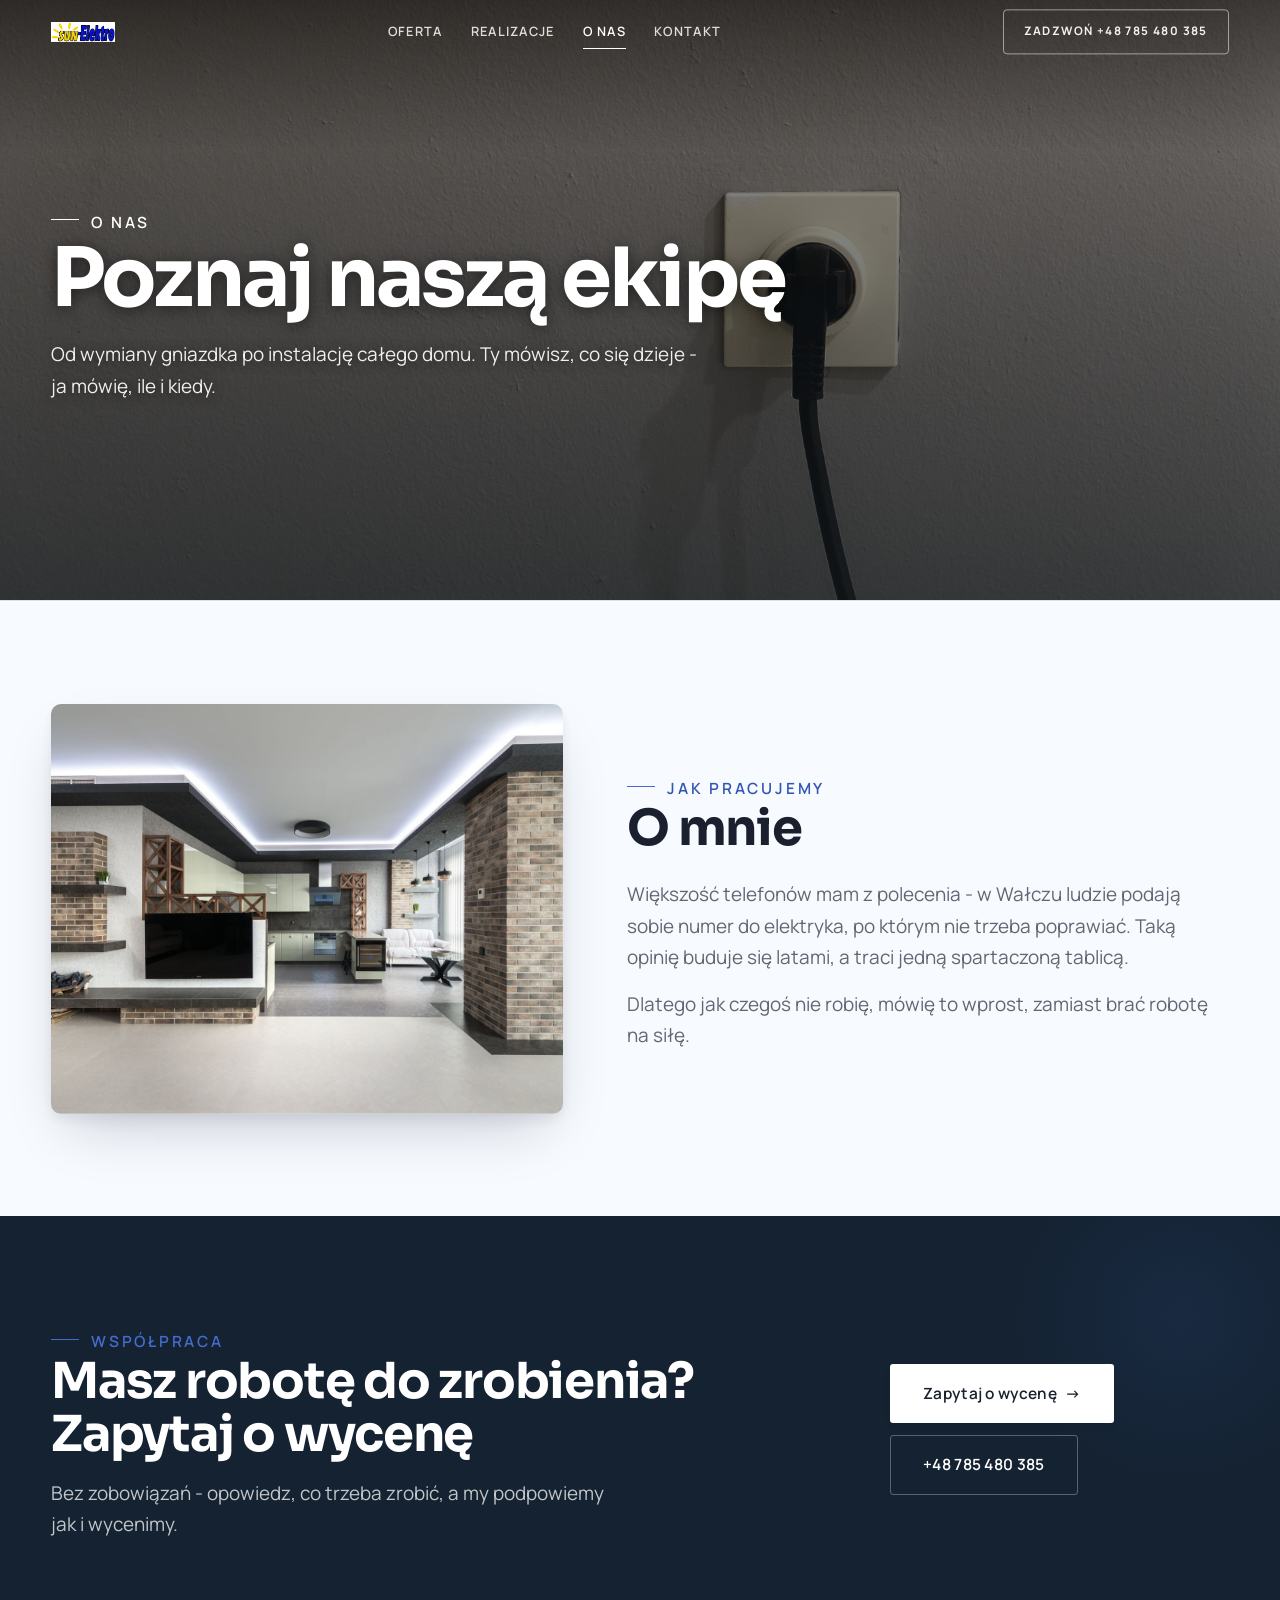
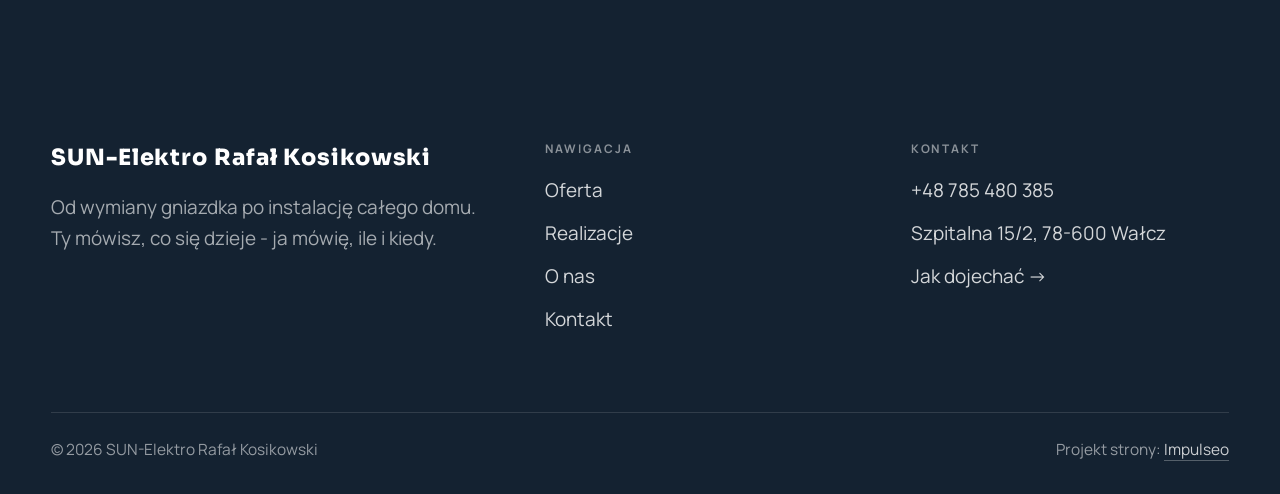
<file: o-nas.html>
<!DOCTYPE html>
<html lang="pl">
<head>
<meta charset="UTF-8">
<meta name="viewport" content="width=device-width, initial-scale=1.0">
<title>O nas - SUN-Elektro Rafał Kosikowski</title>
<meta name="description" content="Elektryk w Wałczu z dojazdem. Awarie, instalacje, rozdzielnice, oświetlenie, pomiary z protokołem. Cenę znasz przed robotą. Zadzwoń: +48 785 480 385.">
<link rel="canonical" href="https://kris20032.github.io/sun-elektro-rafal-kosikowski/o-nas.html">
<meta name="robots" content="noindex, nofollow">
<meta property="og:type" content="website">
<meta property="og:locale" content="pl_PL">
<meta property="og:site_name" content="SUN-Elektro Rafał Kosikowski">
<meta property="og:title" content="O nas - SUN-Elektro Rafał Kosikowski">
<meta property="og:description" content="Elektryk w Wałczu z dojazdem. Awarie, instalacje, rozdzielnice, oświetlenie, pomiary z protokołem. Cenę znasz przed robotą. Zadzwoń: +48 785 480 385.">
<meta property="og:url" content="https://kris20032.github.io/sun-elektro-rafal-kosikowski/o-nas.html">
<meta property="og:image" content="https://kris20032.github.io/sun-elektro-rafal-kosikowski/img/og.jpg">
<meta property="og:image:width" content="1200">
<meta property="og:image:height" content="630">
<meta name="twitter:card" content="summary_large_image">
<link rel="preconnect" href="https://fonts.googleapis.com">
<link rel="preconnect" href="https://fonts.gstatic.com" crossorigin>
<link href="https://fonts.googleapis.com/css2?family=Sora:wght@600;700;800&family=Manrope:wght@400;500;600&display=swap" rel="stylesheet">
<link rel="stylesheet" href="assets/styles.css?v=83bc642c">
</head>
<body>

<header class="nav">
  <div class="wrap nav-inner">
    <a class="brand brand-has-logo" href="index.html"><img class="brand-logo" src="img/logo.jpg" alt="SUN-Elektro Rafał Kosikowski" width="1000" height="1000" decoding="async"></a>
    <nav class="nav-links">
      <a href="oferta.html">Oferta</a>
      <a href="realizacje.html">Realizacje</a>
      <a href="o-nas.html" class="active" aria-current="page">O nas</a>
      <a href="kontakt.html">Kontakt</a>
      <a href="tel:+48785480385" class="btn btn-accent">Zadzwoń +48 785 480 385</a>
    </nav>
    <button class="nav-toggle" aria-label="Menu"><span></span><span></span><span></span></button>
  </div>
</header>

<main>
<section class="pagehead">
  <img src="img/g9.jpg" alt="SUN-Elektro Rafał Kosikowski - Poznaj naszą ekipę" width="1880" height="1255" decoding="async">
  <div class="wrap">
    <span class="eyebrow">O nas</span>
    <h1>Poznaj naszą ekipę</h1>
    <p>Od wymiany gniazdka po instalację całego domu. Ty mówisz, co się dzieje - ja mówię, ile i kiedy.</p>
  </div>
</section>
<section>
  <div class="wrap split">
    <div class="split-art reveal"><img src="img/g6.jpg" alt="SUN-Elektro Rafał Kosikowski" loading="lazy" width="1600" height="1066" decoding="async"></div>
    <div class="split-copy reveal">
      <span class="eyebrow">Jak pracujemy</span>
      <h2>O mnie</h2>
      <p class="muted">Większość telefonów mam z polecenia - w Wałczu ludzie podają sobie numer do elektryka, po którym nie trzeba poprawiać. Taką opinię buduje się latami, a traci jedną spartaczoną tablicą.</p>
      <p class="muted">Dlatego jak czegoś nie robię, mówię to wprost, zamiast brać robotę na siłę.</p>
    </div>
  </div>
</section>


<section class="cta">
  <div class="wrap">
    <div class="reveal">
      <span class="eyebrow">Współpraca</span>
      <h2>Masz robotę do zrobienia? Zapytaj o wycenę</h2>
      <p>Bez zobowiązań - opowiedz, co trzeba zrobić, a my podpowiemy jak i wycenimy.</p>
    </div>
    <div class="cta-actions reveal">
      <a href="kontakt.html" class="btn btn-light">Zapytaj o wycenę <span class="arr">→</span></a>
      <a href="tel:+48785480385" class="btn btn-ghost btn-ghost-cta">+48 785 480 385</a>
    </div>
  </div>
</section>
</main>

<footer>
  <div class="wrap">
    <div class="foot-grid">
      <div class="foot-brand">
        <div class="name">SUN-Elektro Rafał Kosikowski</div>
        <p>Od wymiany gniazdka po instalację całego domu. Ty mówisz, co się dzieje - ja mówię, ile i kiedy.</p>
      </div>
      <div class="foot-col">
        <h4>Nawigacja</h4>
        <a href="oferta.html">Oferta</a>
        <a href="realizacje.html">Realizacje</a>
        <a href="o-nas.html">O nas</a>
        <a href="kontakt.html">Kontakt</a>
      </div>
      <div class="foot-col">
        <h4>Kontakt</h4>
        <a href="tel:+48785480385">+48 785 480 385</a>
        <p>Szpitalna 15/2, 78-600 Wałcz</p>
        <a href="https://maps.google.com/?cid=1782107005303393000" target="_blank" rel="noopener">Jak dojechać →</a>
      </div>
    </div>
    <div class="foot-bot">
      <span>© 2026 SUN-Elektro Rafał Kosikowski</span>
      <span>Projekt strony: <a class="foot-credit" href="https://impulseo.pl" target="_blank" rel="noopener">Impulseo</a></span>
    </div>
  </div>
</footer>
<div class="sticky-call"><a class="sc-call" href="tel:+48785480385"><svg class="ico-tel" width="16" height="16" viewBox="0 0 24 24" fill="none" aria-hidden="true"><path d="M6.6 10.8a15.5 15.5 0 0 0 6.6 6.6l2.2-2.2a1 1 0 0 1 1-.24 11.4 11.4 0 0 0 3.6.58 1 1 0 0 1 1 1V20a1 1 0 0 1-1 1A17 17 0 0 1 3 4a1 1 0 0 1 1-1h3.5a1 1 0 0 1 1 1c0 1.25.2 2.46.58 3.6a1 1 0 0 1-.25 1l-2.23 2.2Z" fill="currentColor"/></svg> Zadzwoń</a><a class="sc-quote" href="kontakt.html">Bezpłatna wycena</a></div>
<div class="demo-wazne" data-do="2026-08-20" data-cykl="3" hidden><svg class="dw-ico" width="13" height="13" viewBox="0 0 24 24" fill="none" aria-hidden="true"><circle cx="12" cy="12" r="8.6" stroke="currentColor" stroke-width="1.8"/><path d="M12 7.2V12l3.3 2" stroke="currentColor" stroke-width="1.8" stroke-linecap="round"/></svg><span class="dw-txt"></span></div>

<script src="assets/main.js"></script>
</body>
</html>
</file>
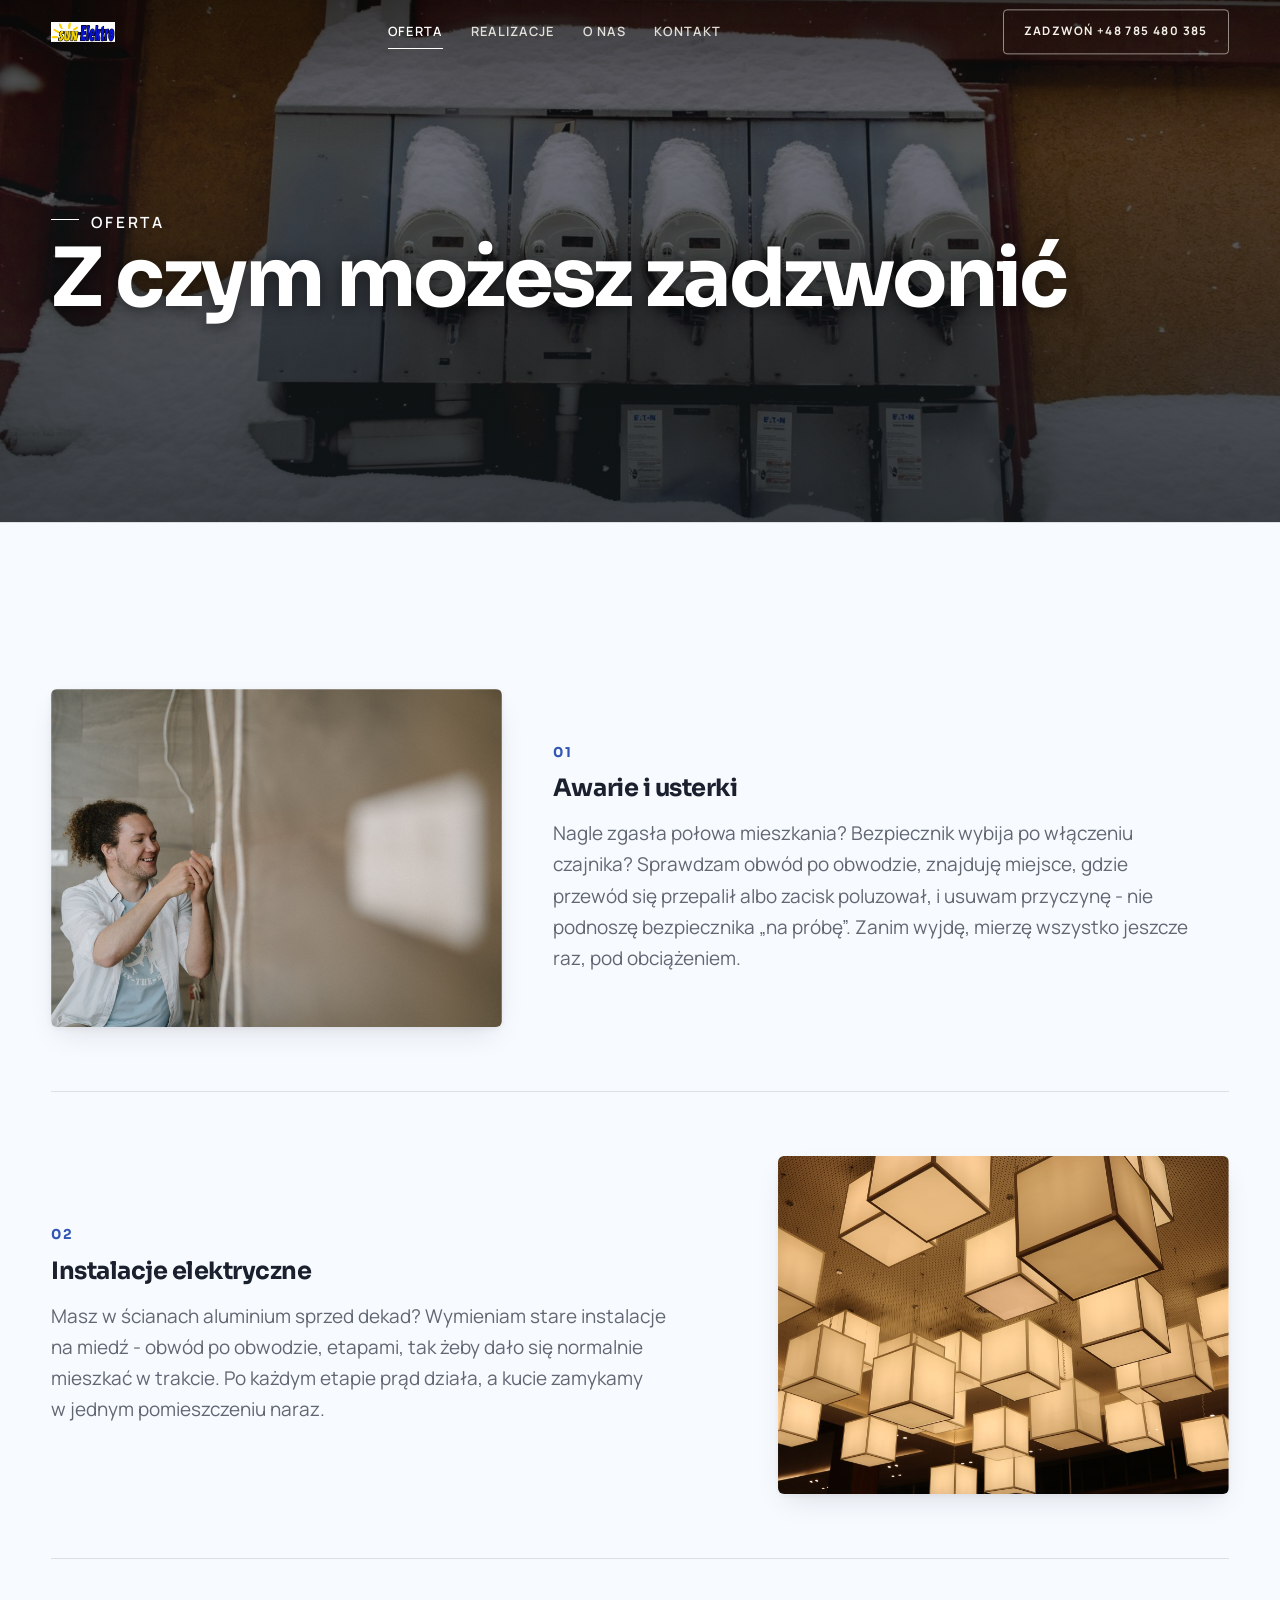
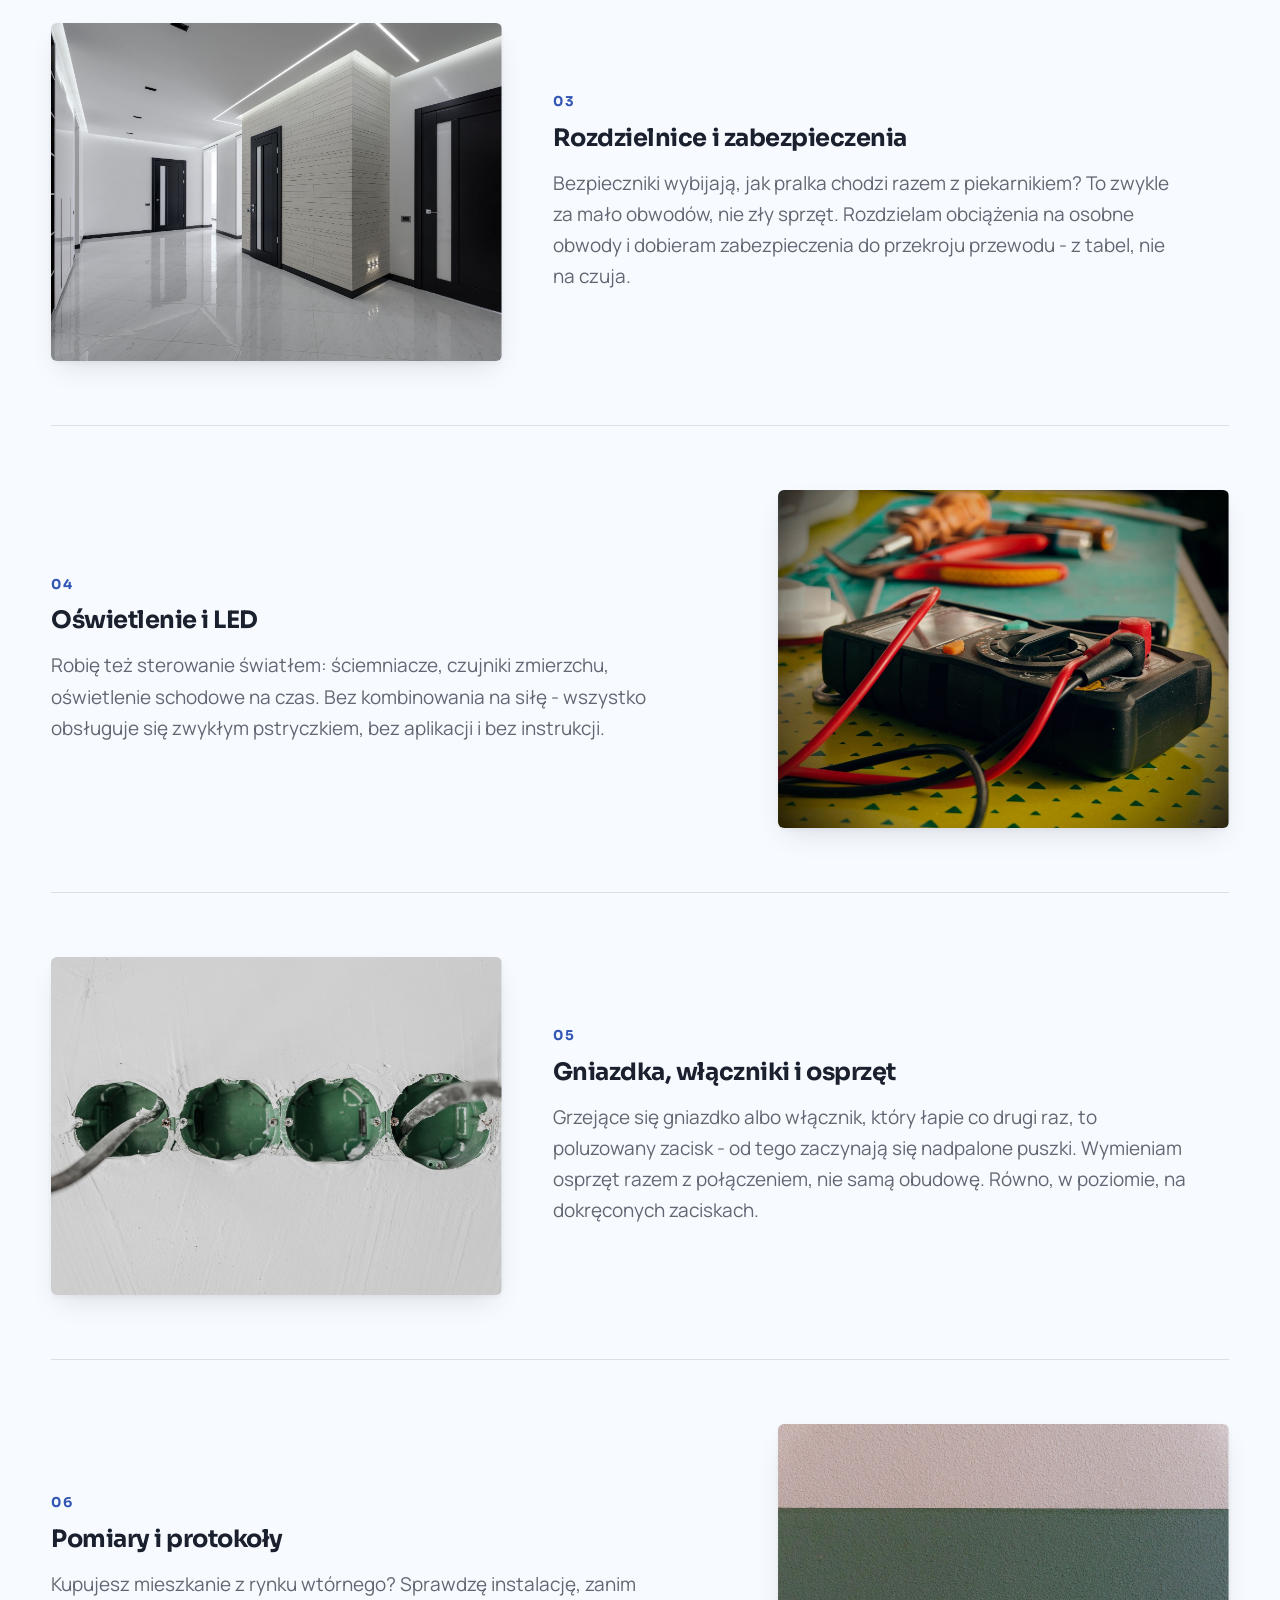
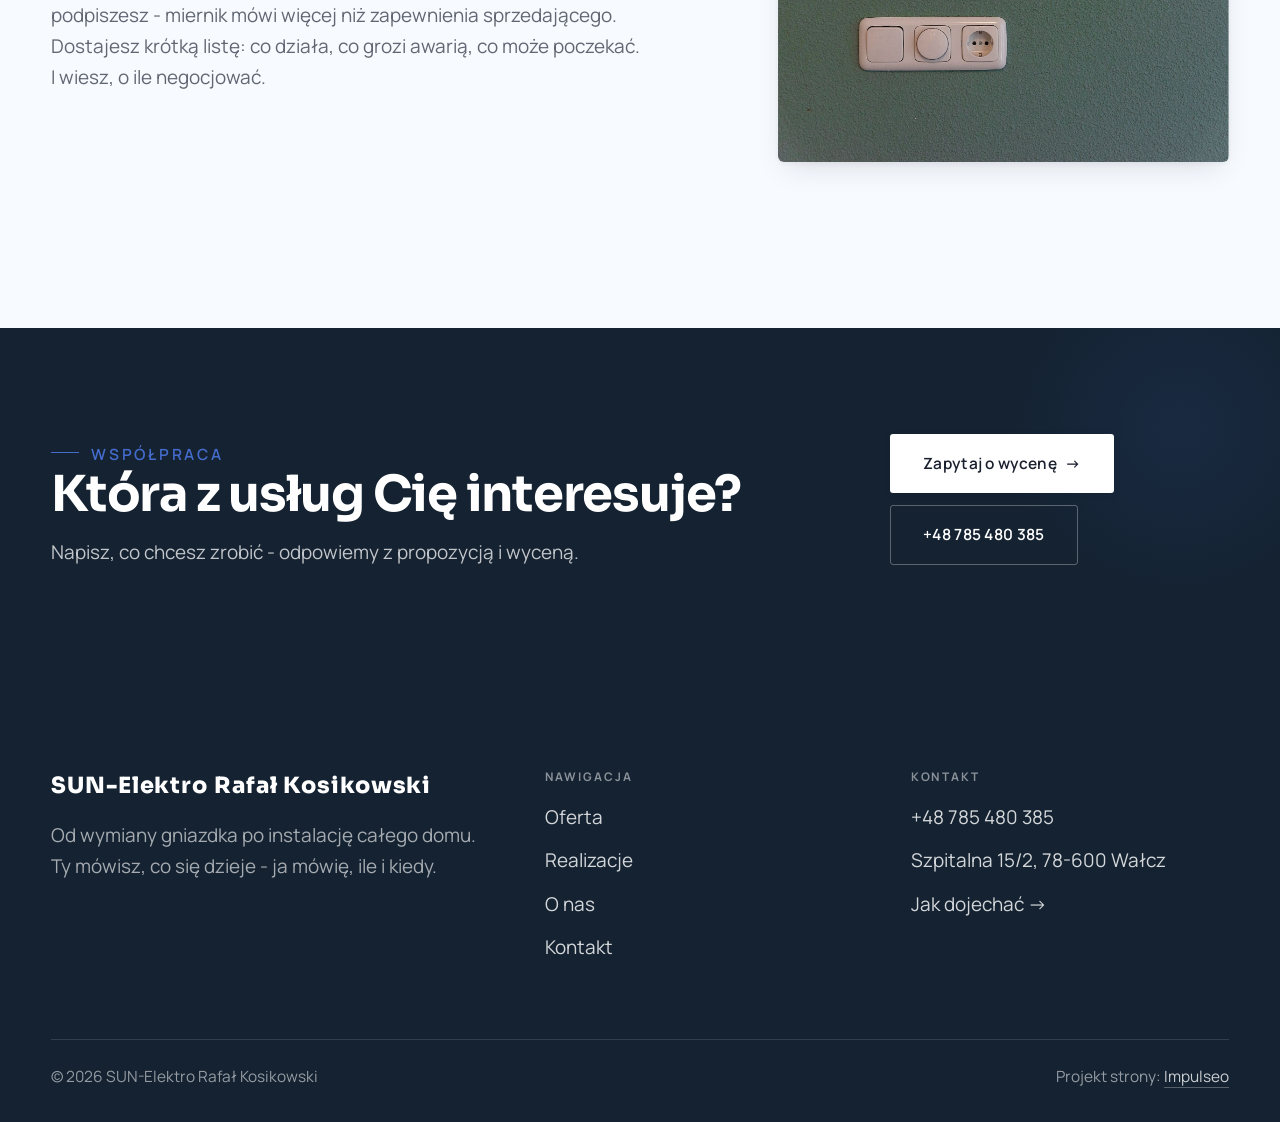
<file: oferta.html>
<!DOCTYPE html>
<html lang="pl">
<head>
<meta charset="UTF-8">
<meta name="viewport" content="width=device-width, initial-scale=1.0">
<title>Oferta - SUN-Elektro Rafał Kosikowski</title>
<meta name="description" content="Elektryk w Wałczu z dojazdem. Awarie, instalacje, rozdzielnice, oświetlenie, pomiary z protokołem. Cenę znasz przed robotą. Zadzwoń: +48 785 480 385.">
<link rel="canonical" href="https://kris20032.github.io/sun-elektro-rafal-kosikowski/oferta.html">
<meta name="robots" content="noindex, nofollow">
<meta property="og:type" content="website">
<meta property="og:locale" content="pl_PL">
<meta property="og:site_name" content="SUN-Elektro Rafał Kosikowski">
<meta property="og:title" content="Oferta - SUN-Elektro Rafał Kosikowski">
<meta property="og:description" content="Elektryk w Wałczu z dojazdem. Awarie, instalacje, rozdzielnice, oświetlenie, pomiary z protokołem. Cenę znasz przed robotą. Zadzwoń: +48 785 480 385.">
<meta property="og:url" content="https://kris20032.github.io/sun-elektro-rafal-kosikowski/oferta.html">
<meta property="og:image" content="https://kris20032.github.io/sun-elektro-rafal-kosikowski/img/og.jpg">
<meta property="og:image:width" content="1200">
<meta property="og:image:height" content="630">
<meta name="twitter:card" content="summary_large_image">
<link rel="preconnect" href="https://fonts.googleapis.com">
<link rel="preconnect" href="https://fonts.gstatic.com" crossorigin>
<link href="https://fonts.googleapis.com/css2?family=Sora:wght@600;700;800&family=Manrope:wght@400;500;600&display=swap" rel="stylesheet">
<link rel="stylesheet" href="assets/styles.css?v=83bc642c">
</head>
<body>

<header class="nav">
  <div class="wrap nav-inner">
    <a class="brand brand-has-logo" href="index.html"><img class="brand-logo" src="img/logo.jpg" alt="SUN-Elektro Rafał Kosikowski" width="1000" height="1000" decoding="async"></a>
    <nav class="nav-links">
      <a href="oferta.html" class="active" aria-current="page">Oferta</a>
      <a href="realizacje.html">Realizacje</a>
      <a href="o-nas.html">O nas</a>
      <a href="kontakt.html">Kontakt</a>
      <a href="tel:+48785480385" class="btn btn-accent">Zadzwoń +48 785 480 385</a>
    </nav>
    <button class="nav-toggle" aria-label="Menu"><span></span><span></span><span></span></button>
  </div>
</header>

<main>
<section class="pagehead">
  <img src="img/g4.jpg" alt="SUN-Elektro Rafał Kosikowski - Z czym możesz zadzwonić" width="1600" height="1068" decoding="async">
  <div class="wrap">
    <span class="eyebrow">Oferta</span>
    <h1>Z czym możesz zadzwonić</h1>
  </div>
</section>
<section>
  <div class="wrap">
    <div class="svc-row reveal">
      <div class="svc-row-art"><img src="img/g11.jpg" alt="Awarie i usterki" loading="lazy" width="1600" height="1068" decoding="async"></div>
      <div>
        <span class="num">01</span>
        <h3>Awarie i usterki</h3>
        <p class="muted">Nagle zgasła połowa mieszkania? Bezpiecznik wybija po włączeniu czajnika? Sprawdzam obwód po obwodzie, znajduję miejsce, gdzie przewód się przepalił albo zacisk poluzował, i usuwam przyczynę - nie podnoszę bezpiecznika „na próbę”. Zanim wyjdę, mierzę wszystko jeszcze raz, pod obciążeniem.</p>
      </div>
    </div>
    <div class="svc-row rev reveal">
      <div class="svc-row-art"><img src="img/g12.jpg" alt="Instalacje elektryczne" loading="lazy" width="1600" height="1066" decoding="async"></div>
      <div>
        <span class="num">02</span>
        <h3>Instalacje elektryczne</h3>
        <p class="muted">Masz w ścianach aluminium sprzed dekad? Wymieniam stare instalacje na miedź - obwód po obwodzie, etapami, tak żeby dało się normalnie mieszkać w trakcie. Po każdym etapie prąd działa, a kucie zamykamy w jednym pomieszczeniu naraz.</p>
      </div>
    </div>
    <div class="svc-row reveal">
      <div class="svc-row-art"><img src="img/about.jpg" alt="Rozdzielnice i zabezpieczenia" loading="lazy" width="1600" height="1066" decoding="async"></div>
      <div>
        <span class="num">03</span>
        <h3>Rozdzielnice i zabezpieczenia</h3>
        <p class="muted">Bezpieczniki wybijają, jak pralka chodzi razem z piekarnikiem? To zwykle za mało obwodów, nie zły sprzęt. Rozdzielam obciążenia na osobne obwody i dobieram zabezpieczenia do przekroju przewodu - z tabel, nie na czuja.</p>
      </div>
    </div>
    <div class="svc-row rev reveal">
      <div class="svc-row-art"><img src="img/g1.jpg" alt="Oświetlenie i LED" loading="lazy" width="1600" height="1066" decoding="async"></div>
      <div>
        <span class="num">04</span>
        <h3>Oświetlenie i LED</h3>
        <p class="muted">Robię też sterowanie światłem: ściemniacze, czujniki zmierzchu, oświetlenie schodowe na czas. Bez kombinowania na siłę - wszystko obsługuje się zwykłym pstryczkiem, bez aplikacji i bez instrukcji.</p>
      </div>
    </div>
    <div class="svc-row reveal">
      <div class="svc-row-art"><img src="img/g2.jpg" alt="Gniazdka, włączniki i osprzęt" loading="lazy" width="1600" height="1068" decoding="async"></div>
      <div>
        <span class="num">05</span>
        <h3>Gniazdka, włączniki i osprzęt</h3>
        <p class="muted">Grzejące się gniazdko albo włącznik, który łapie co drugi raz, to poluzowany zacisk - od tego zaczynają się nadpalone puszki. Wymieniam osprzęt razem z połączeniem, nie samą obudowę. Równo, w poziomie, na dokręconych zaciskach.</p>
      </div>
    </div>
    <div class="svc-row rev reveal">
      <div class="svc-row-art"><img src="img/g3.jpg" alt="Pomiary i protokoły" loading="lazy" width="1600" height="1068" decoding="async"></div>
      <div>
        <span class="num">06</span>
        <h3>Pomiary i protokoły</h3>
        <p class="muted">Kupujesz mieszkanie z rynku wtórnego? Sprawdzę instalację, zanim podpiszesz - miernik mówi więcej niż zapewnienia sprzedającego. Dostajesz krótką listę: co działa, co grozi awarią, co może poczekać. I wiesz, o ile negocjować.</p>
      </div>
    </div>
  </div>
</section>

<section class="cta">
  <div class="wrap">
    <div class="reveal">
      <span class="eyebrow">Współpraca</span>
      <h2>Która z usług Cię interesuje?</h2>
      <p>Napisz, co chcesz zrobić - odpowiemy z propozycją i wyceną.</p>
    </div>
    <div class="cta-actions reveal">
      <a href="kontakt.html" class="btn btn-light">Zapytaj o wycenę <span class="arr">→</span></a>
      <a href="tel:+48785480385" class="btn btn-ghost btn-ghost-cta">+48 785 480 385</a>
    </div>
  </div>
</section>
</main>

<footer>
  <div class="wrap">
    <div class="foot-grid">
      <div class="foot-brand">
        <div class="name">SUN-Elektro Rafał Kosikowski</div>
        <p>Od wymiany gniazdka po instalację całego domu. Ty mówisz, co się dzieje - ja mówię, ile i kiedy.</p>
      </div>
      <div class="foot-col">
        <h4>Nawigacja</h4>
        <a href="oferta.html">Oferta</a>
        <a href="realizacje.html">Realizacje</a>
        <a href="o-nas.html">O nas</a>
        <a href="kontakt.html">Kontakt</a>
      </div>
      <div class="foot-col">
        <h4>Kontakt</h4>
        <a href="tel:+48785480385">+48 785 480 385</a>
        <p>Szpitalna 15/2, 78-600 Wałcz</p>
        <a href="https://maps.google.com/?cid=1782107005303393000" target="_blank" rel="noopener">Jak dojechać →</a>
      </div>
    </div>
    <div class="foot-bot">
      <span>© 2026 SUN-Elektro Rafał Kosikowski</span>
      <span>Projekt strony: <a class="foot-credit" href="https://impulseo.pl" target="_blank" rel="noopener">Impulseo</a></span>
    </div>
  </div>
</footer>
<div class="sticky-call"><a class="sc-call" href="tel:+48785480385"><svg class="ico-tel" width="16" height="16" viewBox="0 0 24 24" fill="none" aria-hidden="true"><path d="M6.6 10.8a15.5 15.5 0 0 0 6.6 6.6l2.2-2.2a1 1 0 0 1 1-.24 11.4 11.4 0 0 0 3.6.58 1 1 0 0 1 1 1V20a1 1 0 0 1-1 1A17 17 0 0 1 3 4a1 1 0 0 1 1-1h3.5a1 1 0 0 1 1 1c0 1.25.2 2.46.58 3.6a1 1 0 0 1-.25 1l-2.23 2.2Z" fill="currentColor"/></svg> Zadzwoń</a><a class="sc-quote" href="kontakt.html">Bezpłatna wycena</a></div>
<div class="demo-wazne" data-do="2026-08-20" data-cykl="3" hidden><svg class="dw-ico" width="13" height="13" viewBox="0 0 24 24" fill="none" aria-hidden="true"><circle cx="12" cy="12" r="8.6" stroke="currentColor" stroke-width="1.8"/><path d="M12 7.2V12l3.3 2" stroke="currentColor" stroke-width="1.8" stroke-linecap="round"/></svg><span class="dw-txt"></span></div>

<script src="assets/main.js"></script>
</body>
</html>
</file>
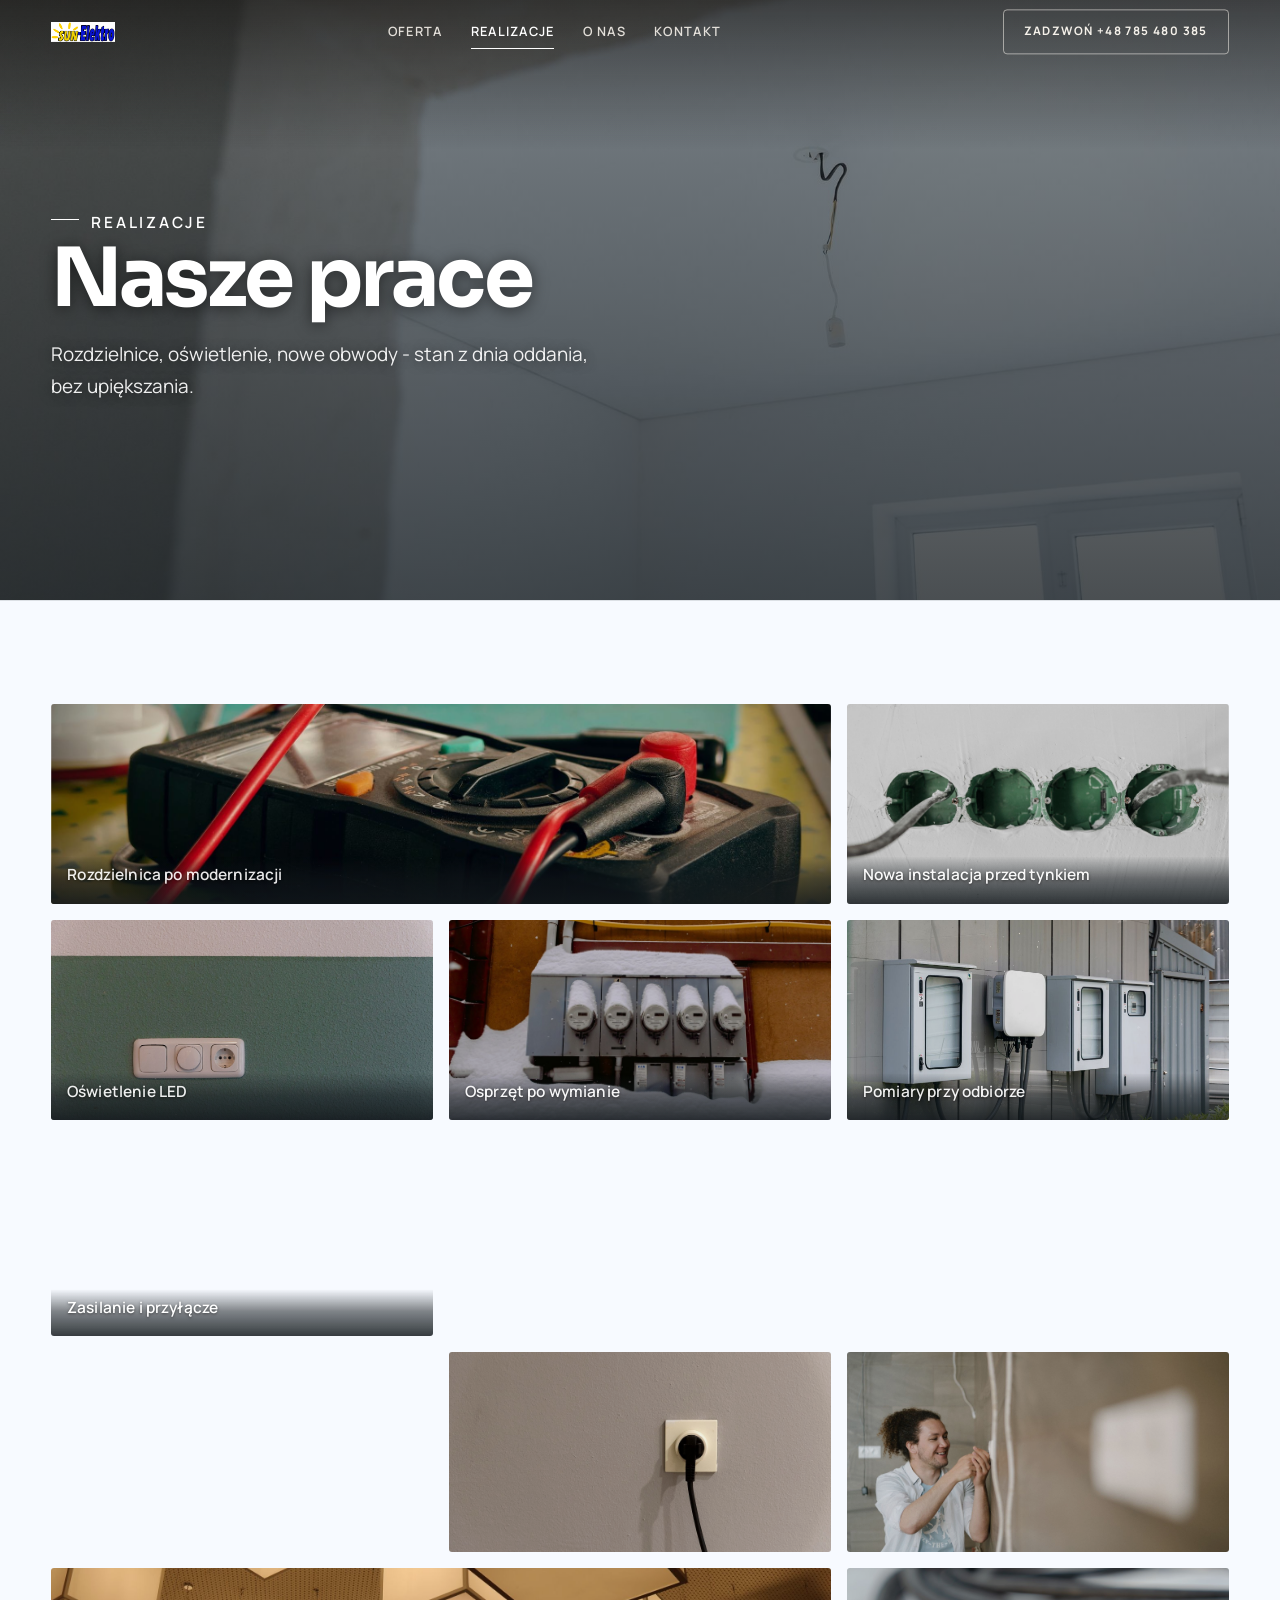
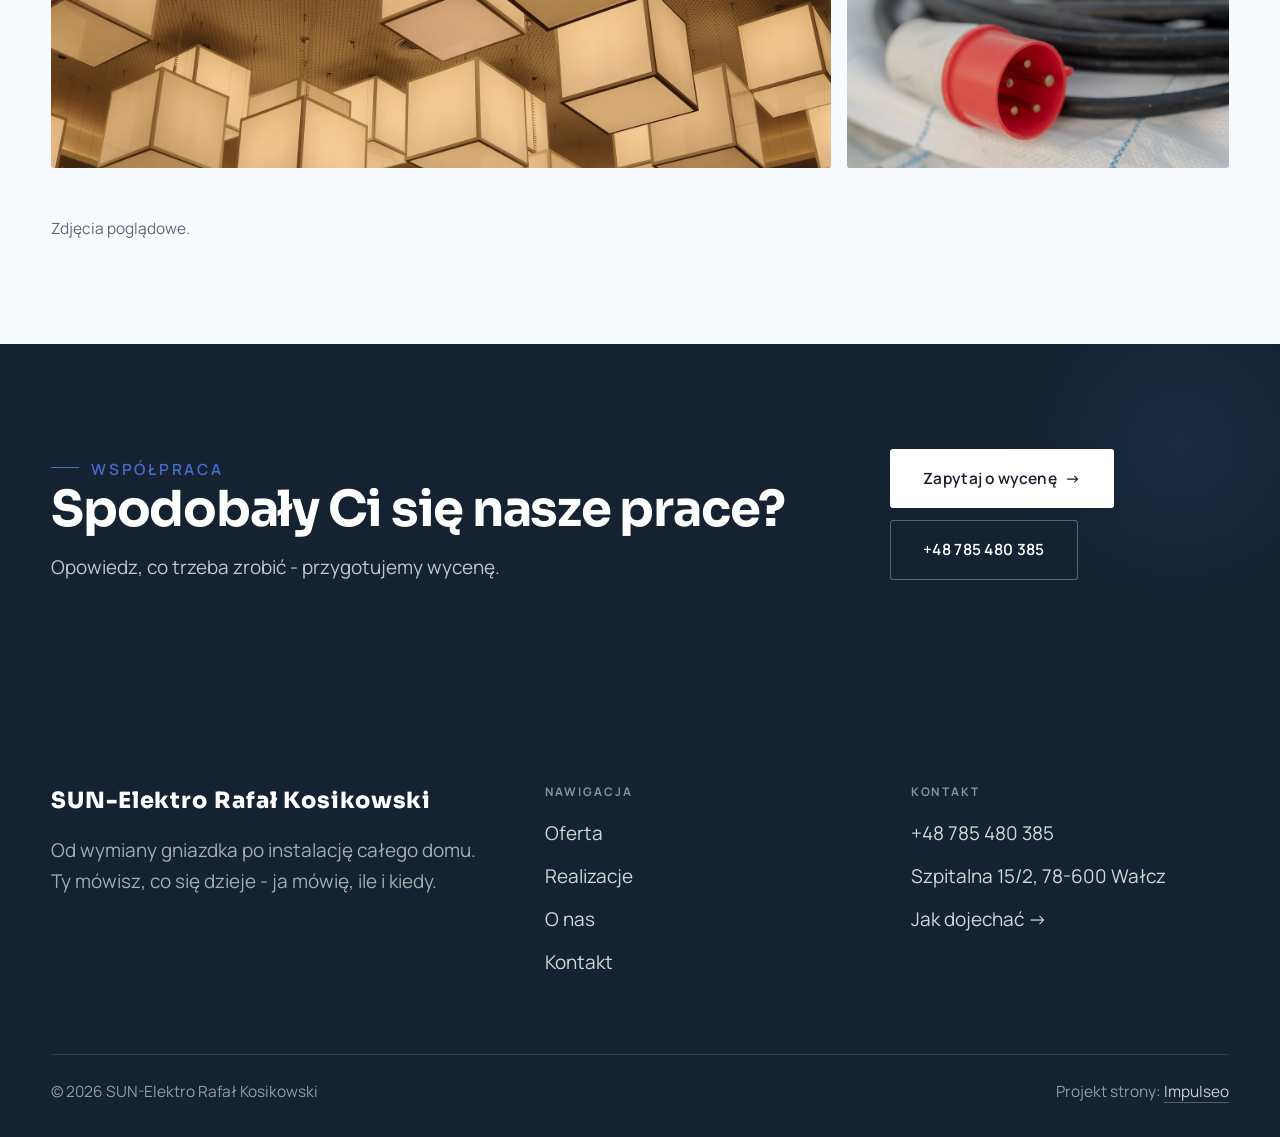
<file: realizacje.html>
<!DOCTYPE html>
<html lang="pl">
<head>
<meta charset="UTF-8">
<meta name="viewport" content="width=device-width, initial-scale=1.0">
<title>Realizacje - SUN-Elektro Rafał Kosikowski</title>
<meta name="description" content="Realizacje SUN-Elektro Rafał Kosikowski: Rozdzielnica po modernizacji, Nowa instalacja przed tynkiem, Oświetlenie LED, Osprzęt po wymianie, Pomiary przy odbiorze">
<link rel="canonical" href="https://kris20032.github.io/sun-elektro-rafal-kosikowski/realizacje.html">
<meta name="robots" content="noindex, nofollow">
<meta property="og:type" content="website">
<meta property="og:locale" content="pl_PL">
<meta property="og:site_name" content="SUN-Elektro Rafał Kosikowski">
<meta property="og:title" content="Realizacje - SUN-Elektro Rafał Kosikowski">
<meta property="og:description" content="Realizacje SUN-Elektro Rafał Kosikowski: Rozdzielnica po modernizacji, Nowa instalacja przed tynkiem, Oświetlenie LED, Osprzęt po wymianie, Pomiary przy odbiorze">
<meta property="og:url" content="https://kris20032.github.io/sun-elektro-rafal-kosikowski/realizacje.html">
<meta property="og:image" content="https://kris20032.github.io/sun-elektro-rafal-kosikowski/img/og.jpg">
<meta property="og:image:width" content="1200">
<meta property="og:image:height" content="630">
<meta name="twitter:card" content="summary_large_image">
<link rel="preconnect" href="https://fonts.googleapis.com">
<link rel="preconnect" href="https://fonts.gstatic.com" crossorigin>
<link href="https://fonts.googleapis.com/css2?family=Sora:wght@600;700;800&family=Manrope:wght@400;500;600&display=swap" rel="stylesheet">
<link rel="stylesheet" href="assets/styles.css?v=83bc642c">
</head>
<body>

<header class="nav">
  <div class="wrap nav-inner">
    <a class="brand brand-has-logo" href="index.html"><img class="brand-logo" src="img/logo.jpg" alt="SUN-Elektro Rafał Kosikowski" width="1000" height="1000" decoding="async"></a>
    <nav class="nav-links">
      <a href="oferta.html">Oferta</a>
      <a href="realizacje.html" class="active" aria-current="page">Realizacje</a>
      <a href="o-nas.html">O nas</a>
      <a href="kontakt.html">Kontakt</a>
      <a href="tel:+48785480385" class="btn btn-accent">Zadzwoń +48 785 480 385</a>
    </nav>
    <button class="nav-toggle" aria-label="Menu"><span></span><span></span><span></span></button>
  </div>
</header>

<main>
<section class="pagehead">
  <img src="img/g10.jpg" alt="SUN-Elektro Rafał Kosikowski - Nasze prace" width="1600" height="1081" decoding="async">
  <div class="wrap">
    <span class="eyebrow">Realizacje</span>
    <h1>Nasze prace</h1>
    <p>Rozdzielnice, oświetlenie, nowe obwody - stan z dnia oddania, bez upiększania.</p>
  </div>
</section>
<section>
  <div class="wrap">
    <div class="gallery">
      <div class="tile t-two3 reveal"><img src="img/g1.jpg" alt="Rozdzielnica po modernizacji" loading="lazy" width="1600" height="1066" decoding="async"><div class="cap">Rozdzielnica po modernizacji</div></div>
      <div class="tile t-third reveal"><img src="img/g2.jpg" alt="Nowa instalacja przed tynkiem" loading="lazy" width="1600" height="1068" decoding="async"><div class="cap">Nowa instalacja przed tynkiem</div></div>
      <div class="tile t-third reveal"><img src="img/g3.jpg" alt="Oświetlenie LED" loading="lazy" width="1600" height="1068" decoding="async"><div class="cap">Oświetlenie LED</div></div>
      <div class="tile t-third reveal"><img src="img/g4.jpg" alt="Osprzęt po wymianie" loading="lazy" width="1600" height="1068" decoding="async"><div class="cap">Osprzęt po wymianie</div></div>
      <div class="tile t-third reveal"><img src="img/g5.jpg" alt="Pomiary przy odbiorze" loading="lazy" width="1600" height="1066" decoding="async"><div class="cap">Pomiary przy odbiorze</div></div>
      <div class="tile t-third reveal"><img src="img/g6.jpg" alt="Zasilanie i przyłącze" loading="lazy" width="1600" height="1066" decoding="async"><div class="cap">Zasilanie i przyłącze</div></div>
      <div class="tile t-two3 reveal"><img src="img/g7.jpg" alt="SUN-Elektro Rafał Kosikowski" loading="lazy" width="1600" height="1068" decoding="async"></div>
      <div class="tile t-third reveal"><img src="img/g8.jpg" alt="SUN-Elektro Rafał Kosikowski" loading="lazy" width="1600" height="1066" decoding="async"></div>
      <div class="tile t-third reveal"><img src="img/g9.jpg" alt="SUN-Elektro Rafał Kosikowski" loading="lazy" width="1600" height="1068" decoding="async"></div>
      <div class="tile t-third reveal"><img src="img/g11.jpg" alt="SUN-Elektro Rafał Kosikowski" loading="lazy" width="1600" height="1068" decoding="async"></div>
      <div class="tile t-two3 reveal"><img src="img/g12.jpg" alt="SUN-Elektro Rafał Kosikowski" loading="lazy" width="1600" height="1066" decoding="async"></div>
      <div class="tile t-third reveal"><img src="img/g13.jpg" alt="SUN-Elektro Rafał Kosikowski" loading="lazy" width="1600" height="1066" decoding="async"></div>
    </div>
    <p class="muted reveal" style="margin-top:var(--space-7);font-size:var(--text-sm);max-width:62ch">Zdjęcia poglądowe.</p>
  </div>
</section>
<section class="cta">
  <div class="wrap">
    <div class="reveal">
      <span class="eyebrow">Współpraca</span>
      <h2>Spodobały Ci się nasze prace?</h2>
      <p>Opowiedz, co trzeba zrobić - przygotujemy wycenę.</p>
    </div>
    <div class="cta-actions reveal">
      <a href="kontakt.html" class="btn btn-light">Zapytaj o wycenę <span class="arr">→</span></a>
      <a href="tel:+48785480385" class="btn btn-ghost btn-ghost-cta">+48 785 480 385</a>
    </div>
  </div>
</section>
</main>

<footer>
  <div class="wrap">
    <div class="foot-grid">
      <div class="foot-brand">
        <div class="name">SUN-Elektro Rafał Kosikowski</div>
        <p>Od wymiany gniazdka po instalację całego domu. Ty mówisz, co się dzieje - ja mówię, ile i kiedy.</p>
      </div>
      <div class="foot-col">
        <h4>Nawigacja</h4>
        <a href="oferta.html">Oferta</a>
        <a href="realizacje.html">Realizacje</a>
        <a href="o-nas.html">O nas</a>
        <a href="kontakt.html">Kontakt</a>
      </div>
      <div class="foot-col">
        <h4>Kontakt</h4>
        <a href="tel:+48785480385">+48 785 480 385</a>
        <p>Szpitalna 15/2, 78-600 Wałcz</p>
        <a href="https://maps.google.com/?cid=1782107005303393000" target="_blank" rel="noopener">Jak dojechać →</a>
      </div>
    </div>
    <div class="foot-bot">
      <span>© 2026 SUN-Elektro Rafał Kosikowski</span>
      <span>Projekt strony: <a class="foot-credit" href="https://impulseo.pl" target="_blank" rel="noopener">Impulseo</a></span>
    </div>
  </div>
</footer>
<div class="sticky-call"><a class="sc-call" href="tel:+48785480385"><svg class="ico-tel" width="16" height="16" viewBox="0 0 24 24" fill="none" aria-hidden="true"><path d="M6.6 10.8a15.5 15.5 0 0 0 6.6 6.6l2.2-2.2a1 1 0 0 1 1-.24 11.4 11.4 0 0 0 3.6.58 1 1 0 0 1 1 1V20a1 1 0 0 1-1 1A17 17 0 0 1 3 4a1 1 0 0 1 1-1h3.5a1 1 0 0 1 1 1c0 1.25.2 2.46.58 3.6a1 1 0 0 1-.25 1l-2.23 2.2Z" fill="currentColor"/></svg> Zadzwoń</a><a class="sc-quote" href="kontakt.html">Bezpłatna wycena</a></div>
<div class="demo-wazne" data-do="2026-08-20" data-cykl="3" hidden><svg class="dw-ico" width="13" height="13" viewBox="0 0 24 24" fill="none" aria-hidden="true"><circle cx="12" cy="12" r="8.6" stroke="currentColor" stroke-width="1.8"/><path d="M12 7.2V12l3.3 2" stroke="currentColor" stroke-width="1.8" stroke-linecap="round"/></svg><span class="dw-txt"></span></div>

<script src="assets/main.js"></script>
</body>
</html>
</file>
<file: assets/styles.css>
/* ============================================================
   STOLBASZ — premium, architektoniczny B2B fit-out
   Jasna paleta, zero brązu. System wg premium-web-craft.
   Projekt strony: Impulseo (impulseo.pl)
   ============================================================ */

:root{
  /* PALETA — jasna, architektoniczna, chłodna */
  --paper:#f5f7fa;          /* główne tło */
  --paper-2:#e7edf3;        /* sekcje alternatywne (chłodny jasny szary) */
  --paper-3:#e7edf3;        /* delikatne wypełnienia */
  --ink:#142231;            /* tekst główny — chłodny grafit */
  --ink-soft:#2c3e52;       /* nagłówki drugorzędne */
  --muted:#697785;          /* tekst poboczny */
  --line:rgba(20,34,49,.12);/* hairline */
  --accent:#e8a00c;         /* stonowany petrol-slate — jedyny akcent */
  --accent-d:#c47f06;
  --accent-soft:rgba(232,160,12,.10);
  --dark:#142231;           /* sekcje ciemne (stopka/CTA) */

  /* HOVER ZDJĘĆ — JEDEN standard dla całego silnika (decyzja K. 04.08.2026, artefakt z wariantami).
     AKTUALNE (K.+Szymon 09.08.2026, wybór z artefaktu 6 wariantów): zoom 1.05 przy 1.4s -
     przy tak długim czasie mocniejszy kadr NIE skacze, tylko „oddycha". Poprzedni standard
     (1.02 / .55s z 04.08) odbierany jako dynamiczny i szybki.
     Spoczynek lekko przygaszony, ale TYLKO tam, gdzie jest mysz (@media hover:hover) —
     na telefonie zdjęcia zostają w pełnej jasności. */
  --img-zoom:1.05;                   /* K.+Szymon 09.08: wariant F z artefaktu porównawczego */
  --img-rest:brightness(.95) saturate(.99);
  --img-hot:brightness(1.06) saturate(1.05);
  --img-dur:1.4s;                    /* K.+Szymon 09.08 (wariant F): powoli = elegancko */
  --img-ease:cubic-bezier(.16,.84,.44,1);  /* miękki ogon, efekt „oddychania" */

  /* ODSTĘPY — skala 4/8 */
  --space-1:4px; --space-2:8px; --space-3:12px; --space-4:16px; --space-5:24px;
  --space-6:32px; --space-7:48px; --space-8:64px; --space-9:96px; --space-10:128px;

  /* TYPOGRAFIA — fluid clamp() (skala podbita 16.07.2026: większe, czytelniejsze litery — uwaga Adama) */
  --text-sm:clamp(.9rem,.87rem + .12vw,1rem);
  --text-base:clamp(1.08rem,1.04rem + .18vw,1.2rem);
  --text-lg:clamp(1.24rem,1.15rem + .34vw,1.44rem);
  --text-h3:clamp(1.34rem,1.22rem + .55vw,1.66rem);
  --text-h2:clamp(2.1rem,1.66rem + 2.1vw,3.1rem);
  --text-h1:clamp(2.9rem,2.1rem + 4vw,5.1rem);

  /* PROMIENIE — architektoniczne, raczej ostre */
  --r-sm:3px; --r-md:6px; --r-lg:10px;

  /* RUCH */
  --ease:cubic-bezier(.25,.46,.45,.94); --dur:.24s;

  /* CIENIE — miękkie, warstwowe */
  --sh-sm:0 1px 2px rgba(16,24,32,.04), 0 2px 8px rgba(16,24,32,.05);
  --sh-md:0 2px 6px rgba(16,24,32,.05), 0 12px 28px -8px rgba(16,24,32,.12);
  --sh-lg:0 6px 14px rgba(16,24,32,.07), 0 26px 56px -18px rgba(16,24,32,.22);

  --hairline:1px solid var(--line);

  --font-display:'Sora','Manrope',sans-serif;
  --font-body:'Manrope',sans-serif;
}

*{box-sizing:border-box;margin:0;padding:0}
html{scroll-behavior:smooth}
body{
  font-family:var(--font-body);
  font-size:var(--text-base);
  line-height:1.65;
  color:var(--ink);
  background:var(--paper);
  -webkit-font-smoothing:antialiased;
  text-rendering:optimizeLegibility;
}
img{max-width:100%;height:auto;display:block}  /* height:auto = width/height z atrybutów trzyma proporcje (TOP#12) */
a{color:inherit;text-decoration:none}

.wrap{width:min(92%,1180px);margin-inline:auto}
section{padding-block:clamp(52px,6.5vw,96px)}

h1,h2,h3{font-family:var(--font-display);font-weight:700;line-height:1.08;letter-spacing:-.02em;color:var(--ink)}
h1{font-size:var(--text-h1);letter-spacing:-.035em}
h2{font-size:var(--text-h2);letter-spacing:-.025em}
h3{font-size:var(--text-h3)}
/* MIARA — długość wiersza. WCAG 2.2 SC 1.4.8: max 80 znaków; Butterick: 45–90.
   68ch daje realnie 72–78 znaków polskiego tekstu, czyli z zapasem pod granicą.
   Wcześniej limit miał TYLKO <p> — <li>, <blockquote> i <dd> nie miały żadnego,
   i to jedyny powód, dla którego 23 bloki na dwóch oddanych stronach jadą po
   83–106 znaków w wierszu (pomiar 07.08.2026, bramka `miara`).
   ⚠️ Listy i definicje ograniczamy TYLKO bez klasy: `ul`/`ol` z klasą to u nas
   układ (siatki kafli, menu), a nie tekst ciągły — tam miarę wyznacza układ. */
/* 60ch, nie 68ch (K. 10.08): po zmianie fontów na węższe kroje (DM Sans i spółka)
   w 68ch mieściło się ~90 znaków - bramka pikselowa słusznie zgłaszała przekroczenie
   granicy 80. Pomiar na żywej przeglądarce: 60ch = 90 znaków, 53ch = ~78 znaków, czyli normę WCAG 1.4.8. */
:root{ --miara:53ch }
p{max-width:min(100%,var(--miara))}
blockquote,
ul:not([class])>li, ol:not([class])>li,
dl:not([class])>dd{max-width:min(100%,var(--miara))}

/* ⚠️ Świadomie BEZ wyjątku `.tile p,.card p,.svc p{max-width:none}`, choć nasuwa się sam:
   te akapity BYŁY już ograniczone (stare `p{max-width:65ch}`), więc „wyjątek" nie odblokowałby
   niczego nowego — tylko ROZLUŹNIŁ stan sprzed zmiany na wszystkich demach naraz.
   `figcaption` żadna z reguł wyżej nie dotyczy, więc też nie potrzebuje zwolnienia. */

/* ŁAMANIE. `balance` wyrównuje długości wierszy w nagłówku, `pretty` pilnuje ostatniego
   wiersza akapitu, żeby nie został w nim jeden wyraz. Obsługiwane od Chrome 117 /
   Safari 17.5; starsze przeglądarki po prostu ignorują tę własność.
   `text-wrap:pretty` nie występowało dotąd ANI RAZ w silniku ani w repo klientów. */
h1,h2,h3,.lead,.lede{text-wrap:balance}
p,li,blockquote,dd{text-wrap:pretty}

.eyebrow{
  font-family:var(--font-body);
  font-size:var(--text-sm);
  font-weight:600;
  letter-spacing:.18em;
  text-transform:uppercase;
  color:var(--accent);
  display:inline-flex;align-items:center;gap:var(--space-3);
}
/* flex:none + margin-top = kreska trzyma się PIERWSZEJ linii. Wcześniej align-items:center
   centrowało ją względem całego bloku i przy zawinięciu (długi kicker typu
   „…WNĘTRZ · LESZNO · OD 2019") druga linia lądowała z brzydkim wcięciem. */
.eyebrow{align-items:flex-start}
.eyebrow>*,.eyebrow{text-wrap:balance}   /* dlugi kicker lamal sie na sierote typu samo „2019" w drugiej linii */
.eyebrow::before{content:"";width:28px;height:1px;background:var(--accent);display:inline-block;flex:none;margin-top:.62em}

.muted{color:var(--muted)}
.lead{font-size:var(--text-lg);line-height:1.55;color:var(--ink-soft);max-width:50ch}

/* ---------- BUTTONS ---------- */
.btn{
  display:inline-flex;align-items:center;gap:var(--space-2);
  font-weight:600;font-size:var(--text-sm);letter-spacing:.02em;
  padding:var(--space-4) var(--space-6);
  border-radius:var(--r-sm);
  transition:transform var(--dur) var(--ease),box-shadow var(--dur) var(--ease),background var(--dur) var(--ease);
  cursor:pointer;border:1px solid transparent;
}
.btn-accent{background:var(--accent);color:#fff;box-shadow:var(--sh-sm)}
.btn-accent:hover{background:var(--accent-d);transform:translateY(-2px);box-shadow:var(--sh-md)}
.btn-accent:active{transform:translateY(0);box-shadow:var(--sh-sm)}
.btn-ghost{background:transparent;color:var(--ink);border-color:var(--line)}
.btn-ghost:hover{border-color:var(--accent);color:var(--accent);transform:translateY(-2px)}
.btn-light{background:#fff;color:var(--ink);box-shadow:var(--sh-sm)}
.btn-light:hover{transform:translateY(-2px);box-shadow:var(--sh-md)}
.btn .arr{transition:transform var(--dur) var(--ease)}
.btn:hover .arr{transform:translateX(4px)}

/* ---------- NAV ---------- */
.nav{
  position:sticky;top:0;z-index:50;
  background:color-mix(in srgb,var(--paper) 88%,transparent);
  backdrop-filter:saturate(140%) blur(10px);
  border-bottom:var(--hairline);
}
.nav-inner{display:flex;align-items:center;justify-content:space-between;gap:var(--space-5);height:72px}
/* ANTY-NACHODZENIE (K. 05.08.2026): długa nazwa firmy + przycisk z pełnym numerem nie mieściły się w pasku
   i flex ściskał linki PONIŻEJ ich treści - "Kontakt" wchodził na ramkę "Zadzwoń +48 ...". Teraz ustępuje
   nazwa marki (skrót wielokropkiem), a menu i przycisk nigdy się nie kurczą ani nie zachodzą na siebie. */
.brand{display:flex;flex-direction:column;line-height:1;min-width:0;flex:0 1 auto}
.brand .name{font-family:var(--font-display);font-weight:800;font-size:1.35rem;letter-spacing:.04em;white-space:nowrap;overflow:hidden;text-overflow:ellipsis}
.brand .sub{font-size:.62rem;letter-spacing:.34em;text-transform:uppercase;color:var(--muted);margin-top:5px;white-space:nowrap;overflow:hidden;text-overflow:ellipsis}
.nav-links{display:flex;align-items:center;gap:var(--space-6);flex:0 0 auto}
.nav-links a{font-size:var(--text-sm);font-weight:500;color:var(--ink-soft);position:relative;padding-block:4px;white-space:nowrap;transition:color var(--dur) var(--ease)}
.nav-links a::after{content:"";position:absolute;left:0;bottom:0;width:0;height:1.5px;background:var(--accent);transition:width var(--dur) var(--ease)}
.nav-links a:hover,.nav-links a.active{color:var(--ink)}
.nav-links a:hover::after,.nav-links a.active::after{width:100%}
.nav-links .btn{padding:var(--space-2) var(--space-5)}
/* przyciski w nav: właściwy kolor (przebij .nav-links a) + bez podkreślenia */
.nav-links a.btn-accent{color:#fff}
.nav-links a.btn-ghost,.nav-links a.btn-light{color:var(--ink)}
/* CTA w pasku: NIE podkreślenie spod linków menu, ale ten sam przelatujący błysk,
   co na wszystkich innych przyciskach (zgłoszenie K. 13.08.2026 - „na hero jest efekt
   światła przechodzącego przez przycisk, na navbarze go nie ma, a mają być identyczne").
   Reguła `.nav-links a::after` jest silniejsza od `.btn::after`, więc trzeba jej
   geometrię wyzerować i wpisać połysk z nazwy - samo `display:none` gasiło efekt. */
.nav-links a.btn::after{
  display:block;content:"";position:absolute;inset:0;z-index:-1;pointer-events:none;
  inset:0;width:auto;height:auto;border-radius:inherit;   /* kasuje geometrię podkreślenia (width:0;height:1.5px) */
  background:linear-gradient(100deg,transparent 32%,rgba(255,255,255,.20) 50%,transparent 68%);
  translate:-120% 0}
@media (prefers-reduced-motion:no-preference){
  .nav-links a.btn:hover::after{translate:120% 0;transition:translate .75s var(--mt-ease,cubic-bezier(.16,.84,.44,1))}
}
.nav-toggle{display:none;background:none;border:none;cursor:pointer;flex-direction:column;gap:5px;padding:8px}
.nav-toggle span{width:24px;height:2px;background:var(--ink);transition:var(--dur)}
/* Ciasny zakres MIĘDZY menu mobilnym a pełnym pulpitem: zbijamy odstępy i nazwę marki,
   żeby wszystko zmieściło się naturalnie, zanim w ogóle dojdzie do skracania wielokropkiem. */
@media(max-width:1280px) and (min-width:921px){
  .nav-links{gap:var(--space-4)}
  .nav-links .btn{padding:var(--space-2) var(--space-4)}
  .brand .name{font-size:1.15rem}
}

/* ---------- HERO (split) ---------- */
.hero{position:relative;overflow:hidden;border-bottom:var(--hairline)}
.hero-grid{display:grid;grid-template-columns:1.05fr .95fr;gap:clamp(24px,4vw,60px);align-items:center;
  padding-block:clamp(36px,4.5vw,64px)}
.hero-copy .eyebrow{margin-bottom:var(--space-5)}
.hero-copy h1{margin-bottom:var(--space-5)}
.hero-copy .lead{margin-bottom:var(--space-7)}
.hero-actions{display:flex;flex-wrap:wrap;gap:var(--space-4)}
.hero-art{position:relative;aspect-ratio:4/3;border-radius:var(--r-lg);overflow:hidden;box-shadow:var(--sh-lg)}
.hero-art img{width:100%;height:100%;object-fit:cover}
.hero-art::after{content:"";position:absolute;inset:0;background:linear-gradient(180deg,transparent 55%,rgba(18,24,28,.28))}
.hero-badge{position:absolute;left:var(--space-5);bottom:var(--space-5);z-index:2;
  background:rgba(252,252,251,.94);backdrop-filter:blur(4px);
  border-radius:var(--r-md);padding:var(--space-4) var(--space-5);box-shadow:var(--sh-md);max-width:78%}
.hero-badge strong{display:block;font-family:var(--font-display);font-size:1rem;letter-spacing:-.01em}
.hero-badge span{font-size:var(--text-sm);color:var(--muted)}

/* ---------- HERO duży / kinowy (strona główna) ---------- */
.hero-cine{position:relative;min-height:clamp(560px,82vh,840px);min-height:clamp(560px,82svh,840px);display:flex;align-items:center;overflow:hidden;border-bottom:var(--hairline)}
.hero-cine>img{position:absolute;inset:0;width:100%;height:100%;object-fit:cover;z-index:0}
.hero-cine::after{content:"";position:absolute;inset:0;z-index:1;
  background:linear-gradient(95deg,rgba(13,18,23,.86) 0%,rgba(13,18,23,.64) 32%,rgba(13,18,23,.24) 62%,rgba(13,18,23,.04) 100%)}
.hero-cine .wrap{position:relative;z-index:2;padding-block:var(--space-8)}
.hero-cine .hero-copy{max-width:660px}
.hero-cine .eyebrow{color:#fff;margin-bottom:var(--space-5)}
.hero-cine .eyebrow::before{background:#fff}
.hero-cine h1{color:#fff;margin-bottom:var(--space-5);font-size:clamp(2.9rem,2rem + 4.4vw,5.2rem);text-wrap:balance}
.hero-cine .lead{color:rgba(255,255,255,.92);max-width:48ch;margin-bottom:var(--space-7)}
.hero-cine .hero-actions{display:flex;flex-wrap:wrap;gap:var(--space-4)}
/* NISKIE OKNO (laptop z dokiem i paskami przeglądarki ma ~700-780 px wysokości widoku):
   H1 do 5.2rem + długi lead nie mieściły się i przyciski wypadały POD krawędź ekranu -
   klient widział stronę bez ani jednego CTA. Skalujemy w dół, zamiast przycinać treść. */
@media(min-width:821px) and (max-height:820px){
  .hero-cine{min-height:clamp(520px,94svh,780px)}
  .hero-cine .wrap{padding-block:var(--space-6)}
  .hero-cine h1{font-size:clamp(2.2rem,1.5rem + 2.6vw,3.6rem);margin-bottom:var(--space-4)}
  .hero-cine .eyebrow{margin-bottom:var(--space-4)}
  .hero-cine .lead{margin-bottom:var(--space-5);max-width:44ch}
}
@media(max-width:680px){
  .hero-cine{min-height:clamp(520px,76vh,640px);min-height:clamp(520px,76svh,640px);align-items:flex-end}
  .hero-cine::after{background:linear-gradient(0deg,rgba(13,18,23,.9) 6%,rgba(13,18,23,.45) 55%,rgba(13,18,23,.25) 100%)}
  .hero-cine .wrap{padding-bottom:var(--space-9)}
  /* TELEFON (~90% oglądających): lead potrafił zająć 8 linii i zepchnąć CTA poza pierwszy ekran.
     Zwężamy interlinię i skalę - treści nie ucinamy, bo to ona sprzedaje. */
  .hero-cine .lead{font-size:.98rem;line-height:1.5;margin-bottom:var(--space-5)}
  .hero-cine .eyebrow{font-size:.72rem;letter-spacing:.13em;margin-bottom:var(--space-4)}
  .hero-cine .eyebrow::before{width:20px}
  .hero-cine h1{margin-bottom:var(--space-4)}
}

/* full-bleed hero variant (podstrony) */
.pagehead{position:relative;min-height:46vh;min-height:46svh;display:flex;align-items:flex-end;overflow:hidden;border-bottom:var(--hairline)}
.pagehead img{position:absolute;inset:0;width:100%;height:100%;object-fit:cover}
/* 10.08.2026 (decyzja K.): mocniejsze przyciemnienie + cień pod tekstem. Bramka mierzyła na
   nagłówkach podstron 3,38-3,43:1 przy wymaganych 4,5 — jasne zdjęcie (hala, śnieg, niebo)
   podchodziło pod biały tekst. Zdjęcia klientów są różne, więc kontrast musi dawać WARSTWA,
   a nie szczęśliwy dobór kadru. */
.pagehead::after{content:"";position:absolute;inset:0;background:linear-gradient(180deg,rgba(18,24,28,.40),rgba(18,24,28,.76))}
.pagehead .wrap{position:relative;z-index:2;padding-block:var(--space-9);color:#fff}
.pagehead h1{color:#fff;max-width:18ch;text-shadow:0 2px 16px rgba(0,0,0,.55)}
.pagehead .eyebrow{color:#fff}
.pagehead .eyebrow::before{background:#fff}
.pagehead p{color:rgba(255,255,255,.92);margin-top:var(--space-4);max-width:54ch;text-shadow:0 1px 12px rgba(0,0,0,.5)}

/* ---------- STRIP (pasek skrótów / liczby) ---------- */
.strip{background:var(--dark);color:#fff}
/* PASEK HASEŁ — standard 04.08.2026 (decyzja K.): 5 haseł w JEDNYM rzędzie, tekst WYŚRODKOWANY,
   węższe marginesy boczne niż reszta strony (pasek ma iść szerzej), równe wysokości kolumn. */
.strip .wrap{width:min(96%,1440px);display:grid;grid-template-columns:repeat(5,1fr);
  gap:var(--space-5);padding-block:var(--space-7);align-items:stretch}
.strip .item .k{font-family:var(--font-display);font-size:clamp(1.05rem,.82rem + .85vw,1.55rem);
  font-weight:800;letter-spacing:-.02em;color:#fff;line-height:1.18;text-wrap:balance}
.strip .item .v{font-size:var(--text-sm);color:rgba(255,255,255,.66);margin-top:var(--space-2);line-height:1.4}
.strip .item{border-left:2px solid var(--accent);padding-inline:var(--space-4);
  text-align:center;display:flex;flex-direction:column;justify-content:center}
/* liczba kolumn = liczba haseł, żeby ostatnie nie zostawało samo w drugim rzędzie.
   Klasę n-N nadaje multipage.py; domyślnie (bez klasy) pasek jest 5-kolumnowy. */
.strip.n-2 .wrap{grid-template-columns:repeat(2,1fr)}
.strip.n-3 .wrap{grid-template-columns:repeat(3,1fr)}
.strip.n-4 .wrap{grid-template-columns:repeat(4,1fr);gap:var(--space-6)}
.strip.n-4 .item .k{font-size:clamp(1.3rem,1rem + 1.1vw,2rem)}
.strip.n-6 .wrap{grid-template-columns:repeat(6,1fr);gap:var(--space-4)}
.strip.n-6 .item .k{font-size:clamp(.98rem,.8rem + .7vw,1.35rem)}
/* równe łamanie: zamiast "długa linia + jedno słowo" obie linie zbliżonej długości */
.strip .item .k{text-wrap:balance}

/* ---------- SECTION HEAD ---------- */
.head{max-width:48rem;margin-bottom:var(--space-8)}
.head.center{margin-inline:auto;text-align:center}
.head .eyebrow{margin-bottom:var(--space-4)}
.head h2{margin-bottom:var(--space-4)}
.head p{color:var(--muted);font-size:var(--text-lg);line-height:1.55}
.head.center p{margin-inline:auto}

/* ---------- INTRO SPLIT ---------- */
.split{display:grid;grid-template-columns:.92fr 1.08fr;gap:clamp(28px,5vw,80px);align-items:center}
.split.rev{grid-template-columns:1.08fr .92fr}
.split.rev .split-art{order:-1}
.split-art{position:relative;aspect-ratio:5/4;border-radius:var(--r-lg);overflow:hidden;box-shadow:var(--sh-lg)}
.split-art img{width:100%;height:100%;object-fit:cover}
.split-copy h2{margin-bottom:var(--space-5)}
.split-copy p+p{margin-top:var(--space-4)}
.split-copy .btn{margin-top:var(--space-6)}

/* ---------- SERVICES (zakres) ---------- */
.svc-grid{display:grid;grid-template-columns:repeat(auto-fit,minmax(280px,1fr));gap:var(--space-5)}
.svc{background:#fff;border:var(--hairline);border-radius:var(--r-md);padding:var(--space-7) var(--space-6);
  transition:transform var(--dur) var(--ease),box-shadow var(--dur) var(--ease),border-color var(--dur) var(--ease);
  position:relative;overflow:hidden}
.svc::before{content:"";position:absolute;left:0;top:0;width:3px;height:0;background:var(--accent);transition:height var(--dur) var(--ease)}
.svc:hover{transform:translateY(-4px);box-shadow:var(--sh-md);border-color:transparent}
.svc:hover::before{height:100%}
.svc .ic{font-family:var(--font-display);font-size:.8rem;font-weight:700;letter-spacing:.12em;color:var(--accent);margin-bottom:var(--space-4)}
.svc h3{margin-bottom:var(--space-3);font-size:1.22rem}
.svc p{color:var(--muted);font-size:var(--text-base);line-height:1.6}

/* big detailed service rows */
.svc-row{display:grid;grid-template-columns:.8fr 1.2fr;gap:clamp(20px,4vw,60px);align-items:center;padding-block:var(--space-8)}
.svc-row+.svc-row{border-top:var(--hairline)}
.svc-row.rev{grid-template-columns:1.2fr .8fr}
/* Naprzemienny układ wierszy oferty: co drugi wiersz ma zdjęcie po PRAWEJ.
   Było `order:-1` — martwy kod, bo zdjęcie i tak jest pierwszym dzieckiem w HTML,
   więc wszystkie wiersze wyglądały identycznie (zdjęcie zawsze z lewej), a `rev`
   zmieniało tylko szerokość kolumn. Znalezione 29.07.2026 przy różnicowaniu kierunków
   animacji (pomiar pozycji: art.mid 390/502 przy row.mid 756 — zawsze lewa strona). */
.svc-row.rev .svc-row-art{order:2}
.svc-row-art{aspect-ratio:4/3;border-radius:var(--r-md);overflow:hidden;box-shadow:var(--sh-md)}
.svc-row-art img{width:100%;height:100%;object-fit:cover}
.svc-row h3{font-size:1.5rem;margin-bottom:var(--space-4)}
.svc-row .num{font-family:var(--font-display);font-size:.85rem;font-weight:700;letter-spacing:.14em;color:var(--accent);display:block;margin-bottom:var(--space-3)}
.svc-row ul{list-style:none;margin-top:var(--space-4);display:flex;flex-direction:column;gap:var(--space-2)}
.svc-row li{position:relative;padding-left:var(--space-5);color:var(--muted);font-size:var(--text-base)}
.svc-row li::before{content:"";position:absolute;left:0;top:.62em;width:8px;height:1px;background:var(--accent)}

/* ---------- GALLERY (realizacje) ---------- */
.gallery{display:grid;grid-template-columns:repeat(12,1fr);gap:var(--space-4);grid-auto-rows:200px}
/* GALERIA MASONRY — pionowe zdjęcia (portrety beauty/wellness) bez przycinania: kolumny, height auto */
.gallery-masonry{column-count:3;column-gap:var(--space-4)}
@media(max-width:900px){.gallery-masonry{column-count:2}}
@media(max-width:560px){.gallery-masonry{column-count:1}}
.gallery-masonry .m-tile{break-inside:avoid;margin:0 0 var(--space-4);padding:0;position:relative;overflow:hidden;border-radius:var(--r-md);border:1px solid var(--line)}
.gallery-masonry .m-tile img{width:100%;height:auto;display:block}
.gallery-masonry .m-tile .cap{position:absolute;left:0;right:0;bottom:0;padding:var(--space-4);color:#fff;background:linear-gradient(0deg,rgba(0,0,0,.55),transparent);font-size:var(--text-sm)}
.gallery-masonry .m-tile .cap small{display:block;font-weight:400;opacity:.78;letter-spacing:.04em;text-transform:uppercase;font-size:.66rem;margin-top:3px}
.tile{position:relative;overflow:hidden;border-radius:var(--r-md);box-shadow:var(--sh-sm);
  transition:transform var(--dur) var(--ease),box-shadow var(--dur) var(--ease)}
.tile img{width:100%;height:100%;object-fit:cover;
  transition:transform var(--img-dur) var(--img-ease),filter var(--img-dur) var(--img-ease)}
.tile:hover{box-shadow:var(--sh-md)}
.tile .cap{position:absolute;left:0;right:0;bottom:0;padding:var(--space-5) var(--space-4) var(--space-4);
  /* mocniejszy spad + cien pod tekstem: na JASNYCH zdjeciach klienta (biale fronty, sciany)
     slaby gradient dawal kontrast ~1.5:1 zamiast wymaganych 3.6:1 (bramka wygladu, 10.08.2026) */
  background:linear-gradient(transparent 28%,rgba(18,24,28,.58) 62%,rgba(18,24,28,.93));color:#fff;
  text-shadow:0 1px 3px rgba(0,0,0,.6);
  font-size:var(--text-sm);font-weight:600;letter-spacing:.01em;
  opacity:0;transform:translateY(8px);transition:var(--dur) var(--ease)}
.tile:hover .cap{opacity:1;transform:translateY(0)}
.tile .cap small{display:block;font-weight:400;opacity:.78;letter-spacing:.04em;text-transform:uppercase;font-size:.66rem;margin-top:3px}
/* bento spans */
.t-wide{grid-column:span 6}
.t-tall{grid-column:span 6;grid-row:span 2}
.t-std{grid-column:span 6}
.t-third{grid-column:span 4}
.t-two3{grid-column:span 8}

/* ---------- TRUST / WIARYGODNOŚĆ ---------- */
.trust{background:var(--paper-2)}
.trust-grid{display:grid;grid-template-columns:repeat(auto-fit,minmax(240px,1fr));gap:var(--space-5);margin-top:var(--space-7)}
.trust-card{background:#fff;border-radius:var(--r-md);padding:var(--space-7) var(--space-6);box-shadow:var(--sh-sm);border-top:3px solid var(--accent)}
.trust-card .big{font-family:var(--font-display);font-size:clamp(1.8rem,1.3rem + 1.6vw,2.6rem);font-weight:800;letter-spacing:-.02em;color:var(--ink);line-height:1}
.trust-card h3{font-size:1.12rem;margin:var(--space-3) 0 var(--space-2)}
.trust-card p{color:var(--muted);font-size:var(--text-base);line-height:1.55}

/* ---------- CTA band ---------- */
.cta{background:var(--dark);color:#fff;position:relative;overflow:hidden}
/* telefon w CTA: na ciemnym tle biały (domyślnie), rodziny z JASNYM tłem CTA
   nadpisują to u siebie - wcześniej kolor siedział w stylu inline i wygrywał z rodziną. */
.cta .btn-ghost-cta{color:#fff;border-color:rgba(255,255,255,.3)}
.cta .wrap{display:grid;grid-template-columns:1.4fr .6fr;gap:var(--space-7);align-items:center;position:relative;z-index:2}
.cta h2{color:#fff;max-width:20ch}
.cta p{color:rgba(255,255,255,.74);margin-top:var(--space-4)}
.cta-actions{display:flex;flex-direction:column;gap:var(--space-3);align-items:flex-start}
.cta::before{content:"";position:absolute;right:-80px;top:-80px;width:360px;height:360px;border-radius:50%;
  background:radial-gradient(circle,var(--accent-soft),transparent 70%)}

/* ---------- CONTACT ---------- */
.contact-grid{display:grid;grid-template-columns:.85fr 1.15fr;gap:clamp(28px,4vw,56px);align-items:start}
.info-list{display:flex;flex-direction:column;gap:var(--space-2)}
.info-row{display:flex;gap:var(--space-4);align-items:flex-start;padding-block:var(--space-4);border-bottom:var(--hairline)}
.info-row .ic{flex:none;width:42px;height:42px;display:grid;place-items:center;border-radius:50%;
  background:var(--accent-soft);color:var(--accent);font-size:1.05rem}
.info-row .lbl{font-size:.72rem;letter-spacing:.14em;text-transform:uppercase;color:var(--muted)}
.info-row .val{font-weight:600;font-size:var(--text-base);margin-top:2px}
.info-row a.val:hover{color:var(--accent)}
.map{border:none;border-radius:var(--r-lg);box-shadow:var(--sh-md);width:100%;height:100%;min-height:380px;filter:grayscale(.2) contrast(1.02)}
.form{background:#fff;border:var(--hairline);border-radius:var(--r-lg);padding:clamp(24px,3vw,40px);box-shadow:var(--sh-sm)}
.form .fld{margin-bottom:var(--space-5)}
.form label{display:block;font-size:var(--text-sm);font-weight:600;margin-bottom:var(--space-2)}
.form input,.form textarea{width:100%;font-family:inherit;font-size:var(--text-base);color:var(--ink);
  padding:var(--space-4);border:var(--hairline);border-radius:var(--r-sm);background:var(--paper);transition:border-color var(--dur)}
.form input:focus,.form textarea:focus{outline:none;border-color:var(--accent);background:#fff}
.form textarea{resize:vertical;min-height:120px}
.form .note{font-size:var(--text-sm);color:var(--muted);margin-top:var(--space-3)}

/* ---------- FOOTER ---------- */
footer{background:var(--dark);color:#fff;padding-block:var(--space-9) var(--space-6)}
.foot-grid{display:grid;grid-template-columns:1.4fr 1fr 1fr;gap:var(--space-7);margin-bottom:var(--space-8)}
.foot-brand .name{font-family:var(--font-display);font-weight:800;font-size:1.4rem;letter-spacing:.04em}
.foot-brand p{color:rgba(255,255,255,.62);margin-top:var(--space-4);font-size:var(--text-base);max-width:38ch}
.foot-col h4{font-size:.74rem;letter-spacing:.16em;text-transform:uppercase;color:rgba(255,255,255,.5);margin-bottom:var(--space-4)}
.foot-col a,.foot-col p{display:block;color:rgba(255,255,255,.82);font-size:var(--text-base);margin-bottom:var(--space-3)}
.foot-col a:hover{color:#fff}
.foot-bot{border-top:1px solid rgba(255,255,255,.12);padding-top:var(--space-5);display:flex;justify-content:space-between;flex-wrap:wrap;gap:var(--space-3);
  font-size:var(--text-sm);color:rgba(255,255,255,.55)}
.foot-bot a:hover{color:#fff}
/* Podpis w stopce = klikalny link do impulseo.pl (31.07.2026). Ma być WIDOCZNIE klikalny,
   ale nie krzyczeć - stąd sam kolor jaśniejszy + delikatne podkreślenie na najeździe. */
.foot-bot a.foot-credit{color:rgba(255,255,255,.78);text-decoration:none;border-bottom:1px solid rgba(255,255,255,.28)}
.foot-bot a.foot-credit:hover{color:#fff;border-bottom-color:#fff}

/* ---------- REVEAL ---------- */
.reveal{opacity:0;transform:translateY(22px);transition:opacity .6s var(--ease),transform .6s var(--ease)}
.reveal.in{opacity:1;transform:none}

/* ---------- RESPONSIVE ---------- */
@media(max-width:920px){
  .hero-grid,.split,.split.rev,.svc-row,.svc-row.rev,.cta .wrap,.contact-grid,.foot-grid{grid-template-columns:1fr}
  .split.rev .split-art,.svc-row.rev .svc-row-art{order:0}
  .hero-art{aspect-ratio:16/10;max-height:420px}
  .strip .wrap,.strip.n-2 .wrap,.strip.n-3 .wrap,.strip.n-4 .wrap,.strip.n-6 .wrap{grid-template-columns:repeat(2,1fr);gap:var(--space-6)}
  .strip .item .k,.strip.n-6 .item .k{font-size:clamp(1.3rem,1.1rem + 1vw,2rem)}
  .gallery{grid-auto-rows:180px}
  .t-wide,.t-tall,.t-std,.t-third,.t-two3{grid-column:span 6}
  .t-tall{grid-row:span 1}
  .cta-actions{flex-direction:row;flex-wrap:wrap}
  .foot-grid{gap:var(--space-6)}
}
@media(max-width:680px){
  .nav-links{position:fixed;inset:72px 0 auto 0;background:var(--paper);flex-direction:column;align-items:stretch;
    gap:0;padding:var(--space-4) 6%;border-bottom:var(--hairline);box-shadow:var(--sh-md);
    transform:translateY(-120%);transition:transform var(--dur) var(--ease)}
  .nav-links.open{transform:translateY(0)}
  .nav-links a{padding-block:var(--space-4);border-bottom:var(--hairline)}
  .nav-links .btn{margin-top:var(--space-3);justify-content:center}
  .nav-toggle{display:flex}
  .strip .wrap,.strip.n-2 .wrap,.strip.n-3 .wrap,.strip.n-4 .wrap,.strip.n-6 .wrap{grid-template-columns:1fr}
  .gallery{grid-template-columns:repeat(6,1fr)}
  .foot-grid{grid-template-columns:1fr}
}
@media(prefers-reduced-motion:reduce){
  /* audyt 09.08 TOP#14: samo skrócenie duration przy animacji INFINITE = stroboskop
     (pętla .01ms miga ekranem); iteration-count:1 gasi pętlę naprawdę. Pseudoelementy
     też - tła hero (gastro/studio) animują ::before/img, blanket na * ich nie łapał. */
  *,*::before,*::after{animation-duration:.01ms!important;animation-iteration-count:1!important;animation-delay:0s!important;transition:none!important}
  .reveal{opacity:1!important;transform:none!important}
  html{scroll-behavior:auto}
}

/* ============================================================
   PREMIUM LAYER — destylat deep-researchu branż (anty-AI, spokój).
   Zmienne STOLBASZ (--accent/--ink/--paper/--line/--dark). Ruch ledwo
   zauważalny, krzywa cubic-bezier(.16,.84,.44,1); prefers-reduced-motion
   pokryte blanketem wyżej. Karty hairline zamiast cieni = #1 sygnał „nie-AI".
   ============================================================ */

/* więcej oddechu między sekcjami (liderzy: 110-130px) */
section{padding-block:clamp(64px,8vw,128px)}

/* 1) Aksamitny reveal — dłuższa, miękka krzywa zamiast „skoku" */
.reveal{transition:opacity .9s cubic-bezier(.16,.84,.44,1),transform .9s cubic-bezier(.16,.84,.44,1);will-change:opacity,transform}
/* stagger TYLKO w galerii (tam pozycja = porządek dzieci) */
.gallery .reveal:nth-child(2){transition-delay:.07s}
.gallery .reveal:nth-child(3){transition-delay:.14s}
.gallery .reveal:nth-child(4){transition-delay:.21s}
.gallery .reveal:nth-child(5){transition-delay:.28s}
.gallery .reveal:nth-child(6){transition-delay:.35s}

/* 2) Hero STATYCZNY na .hero-cine — Ken Burns CAŁKIEM WYŁĄCZONY 26.06 (3. zgłoszenie Szymona).
   GENEZA: animowanie scale na <img> hero z teksturami (cegły/framugi) re-samplinguje obraz
   klatka po klatce → na części ekranów drobne drganie/shimmer = „heroshot się trzęsie".
   translateY usunięto wcześniej, scale-only + will-change/GPU NIE wystarczyły do GWARANCJI gładkości.
   Krzysztof zażądał pewności („make sure, że błąd się nie pojawi") > efekt. Zero animacji = 0% drgania.
   Delikatny zoom zostaje TYLKO w pełnoekranowych hero gastro/studio (hg-bg/hs-bg — tło, inny
   mechanizm, chwalone, nigdy nie zgłaszane). NIE wracać do KB na .hero-cine bez realnego testu
   na sprzęcie klienta — to ryzyko regresji „trzęsienia”. */
/* BEZPIECZNY "wow" na hero = jednorazowy FADE-IN (opacity), nie zoom.
   opacity nie dotyka bitmapy → gładkie na KAŻDYM zdjęciu/ekranie/GPU, zero ryzyka migotania.
   Geometryczny ruch (scale/translate) na .hero-cine jest ZAKAZANY (bramka pilnuje). */
@keyframes heroFade{from{opacity:0}to{opacity:1}}
.hero-cine>img{transform:none;animation:heroFade 1.1s ease-out both}

/* 3) Akcentowy hairline pod nagłówkiem sekcji, który „rysuje się" przy wejściu */
.head h2{position:relative;padding-bottom:18px}
.head h2::after{content:"";position:absolute;left:0;bottom:0;height:1px;width:0;background:var(--accent);transition:width 1s cubic-bezier(.16,.84,.44,1) .15s}
.head.center h2::after{left:50%;transform:translateX(-50%)}
.head.reveal.in h2::after,.head.center.reveal.in h2::after{width:54px}

/* 4) Karty HAIRLINE zamiast cieni/zaokrągleń (najmocniejszy anty-AI detal) */
.svc{background:transparent;border:1px solid var(--line);border-radius:var(--r-sm);box-shadow:none}
.svc:hover{box-shadow:none;border-color:var(--accent);transform:translateY(-3px)}
.trust-card{background:transparent;box-shadow:none;border:1px solid var(--line);border-top:2px solid var(--accent);border-radius:var(--r-sm)}
.tile{box-shadow:none;border-radius:var(--r-sm)}
.tile:hover{box-shadow:none}

/* 5) Sticky-nav kondensuje się po przewinięciu (sygnał dopracowania) */
.nav{transition:box-shadow .4s ease,background .4s ease}
.nav.is-stuck{box-shadow:0 1px 0 var(--line),0 14px 30px -24px rgba(0,0,0,.45)}
.nav-inner{transition:height .35s var(--ease)}
.nav.is-stuck .nav-inner{height:60px}

/* 6) MANIFESTO — pełnoekranowy cytat-bohater (zastępuje generyczne „Dlaczego my") */
.manifesto{background:var(--paper-2);text-align:center}
.manifesto .wrap{max-width:60rem}
.manifesto p{font-family:var(--font-display);font-style:italic;font-size:clamp(1.6rem,1rem + 2.4vw,2.8rem);line-height:1.32;color:var(--ink-soft);margin-inline:auto;max-width:26ch;position:relative;padding-top:var(--space-8)}
.manifesto p::before{content:"";position:absolute;top:0;left:50%;transform:translateX(-50%);width:54px;height:1px;background:var(--accent)}
.manifesto p span{color:var(--accent);font-style:italic}

/* 7) GATEWAYS — 3 duże bramy-zdjęcia (zamiast paska menu usług) */
.gateways{display:grid;grid-template-columns:repeat(3,1fr);gap:var(--space-4)}
.gateway{position:relative;aspect-ratio:3/4;overflow:hidden;border-radius:var(--r-sm);display:block}
.gateway img{width:100%;height:100%;object-fit:cover;
  transition:transform var(--img-dur) var(--img-ease),filter var(--img-dur) var(--img-ease)}
.gateway::after{content:"";position:absolute;inset:0;background:linear-gradient(180deg,transparent 38%,rgba(18,24,28,.74))}
/* ===== HOVER ZDJĘĆ — jedno miejsce dla WSZYSTKICH kafli ze zdjęciem (K. 04.08.2026) ===== */
@media(hover:hover){
  .tile img,.gateway img,.m-tile img{filter:var(--img-rest)}
  .tile:hover img,
  .gateway:hover img,
  .m-tile:hover img{transform:scale(var(--img-zoom));filter:var(--img-hot)}
}
.m-tile img{transition:transform var(--img-dur) var(--img-ease),filter var(--img-dur) var(--img-ease)}
.gateway .g-ttl{position:absolute;left:0;right:0;bottom:0;z-index:2;padding:var(--space-6) var(--space-5);color:#fff;font-family:var(--font-display);font-size:1.45rem;letter-spacing:-.01em;line-height:1.15}
.gateway .g-ttl small{display:block;font-family:var(--font-body);font-size:var(--text-sm);font-weight:400;opacity:.82;letter-spacing:.03em;margin-top:5px}
@media(max-width:760px){.gateways{grid-template-columns:1fr}.gateway{aspect-ratio:16/10}}

/* 8) LOGO klienta w nagłówku (gdy podane --logo) */
/* 52px domyślnie (feedback Bartka 06.07.2026: 40px ginęło, uwaga padła 3x; ~56px sprawdzone na żywym demie anna-borowiec-makeup) */
.brand-logo{height:64px;width:auto;max-width:300px;object-fit:contain;display:block}
.nav.is-stuck .brand-logo{height:52px}
@media(max-width:680px){.brand-logo{height:46px;max-width:210px}}


/* === RWD: nagłówki na wąskich ekranach (dodane 17.07.2026 razem z fixem clamp) ===
   Po przywróceniu działania clamp() dolna granica --text-h1 (2.9rem) rozpychała
   dokument przy długich polskich słowach na telefonach. Tu ją zjeżdżamy. */
@media (max-width:560px){
  :root{
    --text-h1:clamp(1.9rem, 1.15rem + 4.4vw, 2.7rem);
    --text-h2:clamp(1.5rem, 1rem + 3vw, 2.1rem);
  }
  .hero-cine h1{font-size:clamp(1.9rem, 1.15rem + 4.4vw, 2.7rem)}
  h1,h2{overflow-wrap:break-word}
}

/* GODZINY (godziny_grid z briefu) — dzień po lewej, godziny po prawej. Wcześniej BRAK stylu
   powodował sklejenie "Poniedziałek-Piątek8:00-20:00" (dodane 2026-07-21). Neutralne dla dem bez grafiku. */
.godz{display:flex;flex-direction:column;gap:2px;max-width:440px;margin-top:8px}
.godz-row{display:flex;justify-content:space-between;align-items:baseline;gap:24px;padding:10px 0;border-bottom:1px solid var(--line)}
.godz-row:last-child{border-bottom:0}
.godz-row b{font-weight:600;color:var(--ink)}
.godz-row span{color:var(--muted);white-space:nowrap}

/* === FAQ (lekcja 08.08.2026) ===
   Sekcja faq_klinika() trafia NIE tylko do rodziny „klinika" (multipage.py: także układ FACHOWCY),
   a style leżały wyłącznie w families/klinika.css — u hydraulika/dekarza FAQ renderowało się jako
   goła lista <details> z domyślnym trójkącikiem przeglądarki (wpadka: demo Instalatorstwo Gała).
   Dlatego baza. Rodzina może to nadpisać na wierzchu. */
.faq-list{max-width:48rem;margin:var(--space-8) auto 0;display:flex;flex-direction:column;gap:var(--space-3)}
.faq-item{border:1px solid var(--line);border-radius:var(--r-md);background:var(--paper);padding:var(--space-4) var(--space-5)}
.faq-item summary{font-family:var(--font-display);font-weight:600;color:var(--ink);cursor:pointer;list-style:none;display:flex;justify-content:space-between;gap:1rem}
.faq-item summary::-webkit-details-marker{display:none}
.faq-item summary::after{content:"+";color:var(--accent-d);font-weight:700;font-size:1.2rem;line-height:1}
.faq-item[open] summary::after{content:"-"}
.faq-item p{color:var(--ink-soft);font-size:var(--text-base);line-height:1.6;margin:var(--space-3) 0 0}

/* === LICZBA OPINII PRZY SEKCJI OPINII (08.08.2026, wzorzec irismeble.pl, decyzja K.) ===
   Trzy cytaty bez kontekstu czyta się jak „firma ma trzy opinie". Ta linijka mówi wprost,
   ile ich jest naprawdę - dane i tak przychodzą z reconu i szły dotąd wyłącznie do hero.
   Baza, nie rodzina: sekcja opinii renderuje się we WSZYSTKICH układach, a style opinii
   leżą per rodzina - bez tego u części rodzin linijka byłaby gołym tekstem (ta sama pułapka
   co z FAQ wyżej). Rodzina może nadpisać na wierzchu. */
.op-meta{
  text-align:center;margin:calc(var(--space-3) * -1) 0 var(--space-6);
  color:var(--muted);font-size:var(--text-base);letter-spacing:.01em;
}
.op-meta .ico-star{color:var(--accent-d);margin-right:2px}

/* --- licznik ważności DEMA (pomysł K. 09.08) - tylko wersje pokazowe --- */
.demo-wazne{position:fixed;top:calc(var(--nav-h, 64px) + 14px);right:14px;z-index:95;
  display:inline-flex;align-items:center;gap:.45em;
  background:rgba(21,25,28,.82);color:#fff;font-size:.72rem;font-weight:600;letter-spacing:.01em;
  padding:.42em .8em .42em .62em;border-radius:999px;backdrop-filter:saturate(140%) blur(8px);
  border:1px solid rgba(255,255,255,.14);box-shadow:0 10px 24px -14px rgba(0,0,0,.6);
  pointer-events:none;
  /* NIE pokazuje się przy wejściu (K. 09.08) - wjeżdża dopiero po zejściu z hero */
  opacity:0;transform:translateY(-10px);
  transition:opacity .7s var(--ease),transform .7s var(--ease)}
.demo-wazne.is-on{opacity:1;transform:none}
.demo-wazne .dw-ico{flex:none;opacity:.85}
.demo-wazne b{font-weight:700;font-variant-numeric:tabular-nums;color:#FFD9A3}
.demo-wazne .dw-zeg{font-variant-numeric:tabular-nums;font-feature-settings:"tnum";
  opacity:.72;margin-left:.15em;letter-spacing:.01em}
.demo-wazne.is-pilne{background:rgba(150,32,28,.9);border-color:rgba(255,255,255,.2)}
.demo-wazne .dw-pilne{color:#FFE0DE}
@media(max-width:820px){.demo-wazne{top:auto;bottom:70px;right:10px}}

/* --- pasek mini-opinii pod hero (audyt 09.08 TOP#27) - tylko przy realnych recenzjach --- */
.opinie-mini{padding-block:0;border-bottom:var(--hairline)}
.opinie-mini .om-row{display:grid;grid-template-columns:repeat(3,1fr);gap:var(--space-6);padding-block:var(--space-5)}
.opinie-mini .om-item blockquote{font-size:var(--text-sm);color:var(--ink-soft);line-height:1.5;margin:0}
.opinie-mini .om-autor{display:block;margin-top:var(--space-2);font-size:.78rem;font-weight:600;color:var(--muted);letter-spacing:.04em}
@media(max-width:820px){.opinie-mini .om-row{grid-template-columns:1fr;gap:var(--space-4)}
  .opinie-mini .om-item:nth-child(n+3){display:none}}

/* --- AKCENT-TEKST (audyt 09.08 TOP#11/12, decyzja K.) ---------------------------
   Kolor firmowy jest jasny, dopóki nie musi być literą. --accent zostaje żywy
   (kreski, przyciski, pasek haseł); litera akcentowa na JASNYM tle bierze
   --accent-text (dokleja palette_auto; domyślnie accent-d). Tylko color -
   border/background/pseudo zostają żywe. Ciemna sekcja CTA = wyjątek. */
:root{--accent-text:var(--accent-d)}
.eyebrow, .svc .ic, .svc-row .num, .info-row .ic, .info-row a.val:hover,
.manifesto p span, .faq-item summary::after, .op-meta .ico-star, .op-star,
.fu-cta, .obszar-list li:hover, .btn-ghost:hover, .nav.nav-solid .brand .sub,
.proces-os .pc-cur, .os-on .proces-os .proces-line > li.os-done .pno { color:var(--accent-text) }
.cta .eyebrow { color:var(--accent) }

/* --- dostępność (audyt 09.08 TOP#23, podzbiór bezpieczny) --- */
html{scroll-padding-top:84px}                       /* kotwice nie chowają się pod sticky-nav */
:focus-visible{outline:2px solid var(--accent-text);outline-offset:2px}  /* widoczny fokus tylko z klawiatury */
main{display:block}

/* --- kafelek „Zobacz opinie w Google" (K. 09.08) - znak marki zamiast gołego linku --- */
.op-meta{text-align:center;max-width:none;margin-inline:auto}
.op-google{display:inline-flex;align-items:center;gap:.6em;
  padding:.62em 1.15em;border:1px solid var(--line);border-radius:999px;
  background:var(--paper);color:var(--ink);font-size:var(--text-sm);font-weight:600;
  transition:border-color var(--dur) var(--ease),box-shadow var(--dur) var(--ease),transform var(--dur) var(--ease)}
.op-google .op-g-ico{flex:none}                        /* oficjalny 4-kolorowy znak Google */
.op-google .arr{transition:transform var(--dur) var(--ease)}
.op-google:hover{border-color:var(--accent);box-shadow:var(--sh-sm);transform:translateY(-1px)}
.op-google:hover .arr{transform:translateX(3px)}

/* ============================================================
   HOVER KART I KAFLI - JEDEN STANDARD DLA WSZYSTKICH RODZIN (K. 10.08:
   „każde demo ma wyglądać tak premium"). Wcześniej premium-hover miała tylko
   rodzina fachowców (.fu-row), reszta rodzin renderowała karty bez reakcji.
   Zasada ta sama: reakcja NATYCHMIAST (0s), gaśnięcie łagodne; ledwie widoczne
   tło, kreska akcentu z lewej, strzałka rusza. Zero cieni-poduszek.
   ⛔ Świadomie POMIJAMY kafle ze zdjęciem (.tile/.gateway/.m-tile) - tam działa
   już zoom 1.05/1.4s i dokładanie ramek by go zabiło.
   ============================================================ */
.card, .svc, .gateway-txt, .menu-cat, .prod-card, .pak-card, .faq-item, .obj-tile{
  position:relative;transition:background .22s ease-out,border-color .22s ease-out}
.card::before, .menu-cat::before, .prod-card::before, .pak-card::before{
  content:"";position:absolute;left:0;top:0;bottom:0;width:3px;background:var(--accent);
  transform:scaleY(0);transform-origin:top;transition:transform .09s ease-out;border-radius:2px}
@media(hover:hover){
  .card:hover, .svc:hover, .menu-cat:hover, .prod-card:hover, .pak-card:hover{
    background:color-mix(in srgb,var(--accent) 9%,transparent);
    border-color:color-mix(in srgb,var(--accent) 45%,var(--line));
    transition-duration:0s}
  .card:hover::before, .menu-cat:hover::before,
  .prod-card:hover::before, .pak-card:hover::before{transform:scaleY(1)}
  .card:hover .arr, .svc:hover .arr, .menu-cat:hover .arr{transform:translateX(.3rem)}
}
.card .arr, .svc .arr, .menu-cat .arr{display:inline-block;transition:transform .1s ease-out}

/* ============================================================
   PLAKIETKA OPINII GOOGLE (K. 13.08.2026, wzór od Marcelego)
   Jedna forma we WSZYSTKICH układach hero (hg/hk/hs/ha/hd/tb/kt) zamiast
   gołego tekstu „★ Ocena 4,4 w Google · 7 opinii". Cudza ocena to najmocniejszy
   dowód zaufania na stronie - ma wyglądać jak odznaka, nie jak podpis.
   Tło i obwódka liczone z KOLORU TEKSTU, więc ta sama plakietka działa na
   ciemnym zdjęciu (biały napis → jasna mgiełka) i na jasnej sekcji (ciemny
   napis → delikatny szary). Zero osobnych wariantów do utrzymania.
   ============================================================ */
.g-badge{
  display:inline-flex;align-items:center;gap:.62em;
  padding:.52em 1em;border-radius:999px;
  background:color-mix(in srgb,currentColor 8%,transparent);
  border:1px solid color-mix(in srgb,currentColor 20%,transparent);
  -webkit-backdrop-filter:blur(6px);backdrop-filter:blur(6px);
  font-size:.98rem;line-height:1;font-weight:500;letter-spacing:.01em;
  white-space:nowrap;vertical-align:middle;max-width:100%}
.g-badge .gb-ico,.g-badge .gb-stars{flex:none}
.g-badge .gb-ocena{font-weight:700;font-size:1.08em;letter-spacing:.01em}
.g-badge .gb-txt{opacity:.92}
@media(max-width:560px){
  .g-badge{gap:.45em;padding:.45em .8em;font-size:.86rem}
  .g-badge .gb-stars{width:62px;height:12.4px}
  .g-badge .gb-ico{width:16px;height:16px}
}

/* === rodzina: fachowcy === */
/* ============================================================
   RODZINA: FACHOWCY (hydraulik/elektryk/remont/brukarstwo/ogrodzenia)
   Doklejane NA WIERZCH base.css. Dziedziczy paletę/fonty skórki (trade/elektryk).
   Filozofia: telefon-bohater + zaufanie + „bezpłatna wycena". Spokój, nie krzyk.
   (count-up i podwójny iframe mapy świadomie pominięte - krytyka blueprintu.)
   ============================================================ */

/* --- PROCES - oś „jak pracujemy" (podpis rodziny, czego nie ma w meblach) --- */
.proces{background:var(--paper-2)}
.proces-line{list-style:none;display:grid;grid-template-columns:repeat(4,1fr);gap:var(--space-5);position:relative;margin:0;padding:0}
.proces-line li{position:relative;padding-top:var(--space-7)}
.proces-line li::before{content:"";position:absolute;top:14px;left:0;right:0;height:1px;background:var(--line)}
.proces-line li:last-child::before{right:50%}
.proces-line li:first-child::before{left:50%}
.proces-line li::after{content:"";position:absolute;top:9px;left:calc(50% - 6px);width:11px;height:11px;border-radius:50%;background:var(--accent);box-shadow:0 0 0 4px var(--paper-2)}
.proces-line .pno{font-family:var(--font-display);font-weight:800;font-size:1.5rem;color:var(--accent);letter-spacing:-.02em;display:block;margin-bottom:var(--space-3);text-align:center}
.proces-line h3{font-size:1.1rem;margin-bottom:var(--space-2);text-align:center}
.proces-line p{color:var(--muted);font-size:var(--text-sm);line-height:1.5;text-align:center;max-width:26ch;margin-inline:auto}
@media(max-width:820px){
  .proces-line{grid-template-columns:1fr;gap:0}
  .proces-line li{padding:var(--space-5) 0 var(--space-5) var(--space-7)}
  .proces-line li::before{left:5px;right:auto;top:0;bottom:0;width:1px;height:auto}
  .proces-line li:first-child::before,.proces-line li:last-child::before{left:5px;right:auto}
  .proces-line li::after{top:var(--space-6);left:0}
  .proces-line .pno,.proces-line h3,.proces-line p{text-align:left;margin-inline:0}
}

/* --- OBSZAR DZIAŁANIA - lokalność (chipy z REALNEGO miasta, bez drugiego iframe) --- */
.obszar .head{text-align:center;margin-inline:auto}
.obszar .head .eyebrow{justify-content:center}
.obszar-list{list-style:none;display:flex;flex-wrap:wrap;justify-content:center;gap:var(--space-3);margin:0;padding:0;max-width:60rem;margin-inline:auto}
.obszar-list li{border:1px solid var(--line);border-radius:999px;padding:var(--space-2) var(--space-5);
  font-size:var(--text-sm);font-weight:600;color:var(--ink-soft);transition:border-color .24s var(--ease),color .24s var(--ease)}
.obszar-list li:hover{border-color:var(--accent);color:var(--accent)}
.obszar-list li.is-home{background:var(--accent);border-color:var(--accent);color:#fff}

/* --- STICKY-CALL - dolny pasek mobile (najważniejszy konwerter tej rodziny) --- */
.sticky-call{display:none}
@media(max-width:820px){
  .sticky-call{display:grid;grid-template-columns:1fr 1fr;gap:1px;position:fixed;left:0;right:0;bottom:0;z-index:90;
    background:var(--line);box-shadow:0 -6px 20px -10px rgba(0,0,0,.4);padding-bottom:env(safe-area-inset-bottom,0px);transition:transform .25s ease,opacity .25s ease}
  .sticky-call.schowany{transform:translateY(110%);opacity:0;pointer-events:none}
  .sticky-call a{padding:15px 8px;text-align:center;font-weight:700;font-size:.95rem;letter-spacing:.01em}
  .sc-call{background:var(--accent);color:#fff}
  .sc-quote{background:var(--paper);color:var(--ink)}
  body{padding-bottom:calc(64px + env(safe-area-inset-bottom,0px))}
}

/* --- Blok „Awaria? Dzwoń” (opcjonalny, hydraulik/elektryk) --- */
.awaria{background:var(--dark);color:#fff}
.awaria .wrap{display:flex;flex-wrap:wrap;align-items:center;justify-content:space-between;gap:var(--space-5);padding-block:var(--space-7)}
.awaria h3{color:#fff;font-size:clamp(1.3rem,1rem + 1.2vw,1.8rem)}
.awaria p{color:rgba(255,255,255,.72);margin-top:var(--space-2)}
.awaria .btn-accent{white-space:nowrap}

/* === CERTYFIKATY / CZYM PRACUJEMY (gated: renderuje sie tylko gdy brief poda certy/marki/gwarancja) - mocny lever dla dekarzy === */
.auto-marki .marki-list{display:flex;flex-wrap:wrap;justify-content:center;gap:clamp(.8rem,2.5vw,1.6rem);list-style:none;margin:var(--space-7) 0 0;padding:0}
.auto-marki .marki-list li{font-family:var(--font-display);text-transform:uppercase;letter-spacing:.12em;font-weight:600;
  font-size:clamp(.82rem,1.5vw,1rem);color:var(--ink-soft);padding:.5rem 1rem;border:1px solid var(--line);border-radius:var(--r-sm)}
.marki-gwar{text-align:center;color:var(--muted);font-size:var(--text-sm);margin-top:var(--space-6)}

/* ============================================================
   FAZA 3 - OSOBNY UKŁAD FACHOWCY (research wf_e4ed63db + krytyka z policzonym WCAG). Doklejane na wierzch.
   Tożsamość: ZAUFANIE + DUŻY TELEFON + DOWÓD. Dwublok hero (zdjęcie | lity panel), bezpośrednio, solidnie.
   ============================================================ */

/* --- P0 KONTRAST: bursztyn jako TEKST na jasnym = 2.0 FAIL (policzone). Naprawy (bursztyn->ciemny tekst / ink). --- */
.btn-accent{color:#14171c}                                  /* bursztyn + ciemny tekst = 8.28 PASS */
.sticky-call .sc-call{color:#14171c}                        /* sticky bursztyn + ciemny tekst */
.obszar-list li.is-home{background:var(--ink);border-color:var(--ink);color:#fff}  /* było bursztyn+biel 2.17 -> ink+biel 16.29 */
.proces-line .pno{color:var(--ink-soft)}                    /* numery procesu: było bursztyn 2.0 -> ink-soft (czytelne); kropka osi zostaje bursztyn (grafika) */

/* --- Ikona telefonu (uzywana w hero hf-phone-num; nav styluje silnik NAV NOBU) --- */
.ico-tel{vertical-align:-2px;margin-right:.3em}

/* === HERO FACHOWCY — WARIANT A „PEŁNY EKRAN" (wybór K. 27.07.2026; zastąpił dwublok 46%/54%).
   Powód zmiany: stary dwublok nie dobijał do końca ekranu (zostawał pusty pas nad promise-bar),
   zdjęcie było ucięte w wąski pasek, a dowód (ocena/gwarancja) siedział dopiero niżej w trust-bar.
   Teraz: zdjęcie na pełny ekran + gradient od lewej (tekst czytelny NIE przez wycięty panel,
   tylko przez policzony overlay), gigant-telefon, dowód w pierwszym ekranie.
   Zdjęcie zostaje PIERWSZYM dzieckiem sekcji (blur-guard + mobilny fallback). STATYCZNE, bez Ken Burns.
   Poprzednia wersja: fachowcy.css.bak-20260727-201952-przed-heroA === */
.hero-fach{position:relative;isolation:isolate;display:flex;align-items:center;
  min-height:clamp(560px,92vh,900px);min-height:clamp(560px,92svh,900px)}
.hf-photo{position:absolute;inset:0;width:100%;height:100%;object-fit:cover;display:block;
  background:var(--dark);z-index:-2}                          /* EAGER, bez animacji (zero janku) */
/* Gradient trzyma ciemno DO ~62% szerokości, bo dotąd sięga najdłuższa linia tekstu (.hf-inner 46rem).
   Wcześniejsza wersja jaśniała już od 34% i końcówki linii lądowały na jasnym tle. */
/* 08.08.2026 (lekcja 2026-08-08-010, K.: „czemu hero jest takie ciemne?"): zasłona rozjaśniona.
   Poprzednio 0.95→0.26 przykrywało CAŁY kadr i zdjęcie było ledwo widoczne — a lekcja 2026-08-06-004
   mówi wprost: „nigdy pełne przyciemnienie zdjęcia, zabija kadr". Teraz ciemno tylko POD TEKSTEM
   (lewa część, gdzie stoi .hf-inner), prawa strona prawie odsłonięta. Czytelność napisów dokłada
   text-shadow niżej — cień zamiast koca na całym zdjęciu. */
.hero-fach::after{content:"";position:absolute;inset:0;z-index:-1;
  background:linear-gradient(102deg,rgba(14,17,21,.86) 0%,rgba(14,17,21,.78) 30%,rgba(14,17,21,.52) 55%,rgba(14,17,21,.2) 78%,rgba(14,17,21,.06) 100%)}
/* Cień pod napisami hero — pozwala trzymać zasłonę lekką, a tekst nadal czytelny na jaśniejszym kadrze. */
.hf-kicker,.hf-title,.hf-lead,.hf-phone,.hf-trust{text-shadow:0 1px 2px rgba(0,0,0,.55),0 2px 12px rgba(0,0,0,.35)}
.hf-panel{width:min(92%,1180px);margin-inline:auto;color:#fff;   /* ta sama miara co .wrap w base.css */
  padding:clamp(6.5rem,13vh,9rem) 0 clamp(2.6rem,6vh,3.6rem)}
.hf-inner{max-width:46rem}
/* Akcent SKÓRKI rozjaśniony do czytelności na ciemnym tle. NIE hardkodować bursztynu:
   każda skórka ma swój akcent (elektryk=niebieski, dach=czerwony...), a stały kolor rozjeżdżał
   się z przyciskami. Pierwsza deklaracja = fallback dla przeglądarek bez color-mix.
   Dwa poziomy, bo WCAG stawia różne progi: --accent-lit dla MAŁEGO tekstu (kicker, próg 4.5:1;
   62% daje 7.5 na tle hero), --accent-strong dla DUŻEGO (akcent w H1, próg 3:1; 74% daje 6.1
   i jest wyraźnie widoczny - przy 62% ginął i wyglądał po prostu na biały). Policzone, nie na oko. */
.hero-fach{--accent-lit:rgba(255,255,255,.92);--accent-strong:rgba(255,255,255,.96)}
@supports (color:color-mix(in srgb,red,#fff)){
  .hero-fach{--accent-lit:color-mix(in srgb,var(--accent) 62%,#fff);
             --accent-strong:color-mix(in srgb,var(--accent) 74%,#fff)}
}
.hf-kicker{font-family:var(--font-display);font-weight:700;text-transform:uppercase;letter-spacing:.2em;
  font-size:clamp(.74rem,1.4vw,.88rem);color:var(--accent-lit);display:flex;align-items:center;gap:.8rem}
.hf-kicker::before{content:"";width:34px;height:2px;background:var(--accent-lit);flex:none}
.hf-title{color:#fff;font-family:var(--font-display);font-weight:800;line-height:1.02;letter-spacing:-.022em;
  font-size:clamp(2.3rem,1.6rem + 3.2vw,4.3rem);margin:var(--space-4) 0 var(--space-4);text-wrap:balance}
.hf-title em{font-style:normal;color:var(--accent-strong)}        /* druga część H1 = akcent skórki, rozjaśniony */
.hf-lead{color:rgba(255,255,255,.86);font-size:clamp(1rem,.96rem + .3vw,1.18rem);line-height:1.6;max-width:38rem}
.hf-phone{display:inline-flex;flex-direction:column;gap:.2rem;margin:var(--space-6) 0 var(--space-5);width:fit-content}
.hf-phone-lab{font-size:.74rem;text-transform:uppercase;letter-spacing:.18em;color:rgba(255,255,255,.62);font-weight:600}
.hf-phone-num{font-family:var(--font-display);font-weight:800;color:#fff;font-variant-numeric:tabular-nums;white-space:nowrap;
  font-size:clamp(2rem,1.5rem + 2.4vw,3.05rem);line-height:1;display:inline-flex;align-items:center}
.hf-phone-num .ico-tel{width:.7em;height:.7em;color:var(--accent);margin-right:.35em}   /* ikona bursztyn, cyfry białe */
.hf-phone:hover .hf-phone-num{color:var(--accent-lit)}
.hf-actions{display:flex;flex-wrap:wrap;gap:var(--space-3)}
.hf-ghost{color:#fff;border-color:rgba(255,255,255,.5)}
.hf-trust{margin-top:var(--space-6);padding-top:var(--space-4);border-top:1px solid rgba(255,255,255,.18);
  color:rgba(255,255,255,.9);font-weight:600;font-size:var(--text-sm);letter-spacing:.01em;max-width:38rem}
@media(max-width:820px){
  .hero-fach{min-height:clamp(520px,88svh,760px)}
  /* 08.08.2026: na telefonie było .72→.95, czyli zdjęcia praktycznie nie było widać. Teraz góra kadru
     zostaje odsłonięta, ciemnieje dopiero pod tekstem (tekst na telefonie stoi na dole). */
  .hero-fach::after{background:linear-gradient(178deg,rgba(14,17,21,.28) 0%,rgba(14,17,21,.6) 55%,rgba(14,17,21,.86) 100%)}
  .hf-panel{padding-top:clamp(5.5rem,16vh,7rem)}
  .hf-lead{font-size:1rem}
}
@media(prefers-reduced-motion:reduce){.hero-fach *{animation:none!important}}

/* === PROMISE BAR: zawsze-obecna sygnatura usługowa (anty recon-collapse) === */
.fach-promise{background:var(--paper-2);border-bottom:var(--hairline);padding-block:0}
.fach-promise .wrap{padding-block:var(--space-4)}
.fp-row{list-style:none;margin:0;padding:0;display:flex;flex-wrap:wrap;justify-content:center;align-items:center;gap:clamp(.6rem,2.4vw,2rem)}
.fp-row li{font-family:var(--font-display);font-weight:700;text-transform:uppercase;letter-spacing:.08em;
  font-size:clamp(.72rem,1.3vw,.85rem);color:var(--ink-soft);display:flex;align-items:center}
.fp-row li:not(:last-child)::after{content:"";width:6px;height:6px;border-radius:50%;background:var(--accent);margin-left:clamp(.6rem,2.4vw,2rem)}

/* === TRUST BAR (gated): jasne pasmo, cyfry INK (NIE bursztyn=2.0 FAIL), bursztyn jako kreska pod liczbą === */
.trust-bar{background:var(--paper);border-bottom:var(--hairline)}
.trust-bar .wrap{display:flex;flex-wrap:wrap;align-items:center;justify-content:center;gap:clamp(1rem,3vw,2.6rem);padding-block:var(--space-7)}
.tb-stats{display:flex;flex-wrap:wrap;gap:clamp(1rem,3vw,2.6rem)}
.tb-stat{display:flex;flex-direction:column;align-items:center;text-align:center;padding-bottom:var(--space-2);border-bottom:3px solid var(--accent)}
.tb-num{font-family:var(--font-display);font-weight:800;font-size:clamp(2rem,3vw,2.8rem);line-height:1;color:var(--ink);font-variant-numeric:tabular-nums}
.tb-lab{font-size:.74rem;text-transform:uppercase;letter-spacing:.08em;color:var(--muted);margin-top:.3rem}
.tb-google{font-weight:700;color:var(--ink);font-size:var(--text-base);background:var(--paper-2);border:var(--hairline);border-radius:999px;padding:.5rem 1.1rem;font-variant-numeric:tabular-nums}
.tb-seal{font-family:var(--font-display);font-weight:700;text-transform:uppercase;letter-spacing:.06em;font-size:.85rem;
  color:var(--ink);border:1px solid var(--accent);border-radius:var(--r-sm);padding:.5rem 1rem}

/* === LISTA USŁUG (zamiast bram-nastrojowych): konkret "co + zakres + wycena" === */
.fach-uslugi .fu-list{list-style:none;margin:var(--space-8) 0 0;padding:0;display:flex;flex-direction:column}
.fu-row{display:grid;grid-template-columns:minmax(11rem,1fr) 2fr auto;gap:clamp(1rem,3vw,2.5rem);align-items:center;
  padding-block:var(--space-5);border-top:1px solid var(--line)}
.fu-row:last-child{border-bottom:1px solid var(--line)}
.fu-name{font-family:var(--font-display);font-weight:700;font-size:1.15rem;color:var(--ink)}
.fu-desc{color:var(--muted);font-size:var(--text-sm);line-height:1.55}
.fu-cta{font-weight:700;font-size:var(--text-sm);color:var(--accent-text);white-space:nowrap}
.fu-cta .arr{display:inline-block;transition:transform .1s ease-out}

/* HOVER WIERSZA USŁUGI (K. 09.08: „żeby więcej się działo, ale nie do przesady").
   Cały wiersz jest linkiem, więc reaguje CAŁY: ledwo widoczne rozjaśnienie tła, nazwa
   przesuwa się o włos w stronę czytania, kreska akcentu wjeżdża z lewej, strzałka rusza.
   Zero cieni i ramek - premium to spokojny ruch, nie podświetlony kafel. */
/* reakcja NATYCHMIASTOWA (K. 09.08: „mniejsze opóźnienie") - kursor jest na wierszu,
   więc podświetlenie ma nadążać za palcem; powolne tempo zostaje dla ZDJĘĆ, nie dla UI */
/* Podświetlenie zapala się NATYCHMIAST (0s) i gaśnie łagodnie (.22s) - klasyczny chwyt
   z dobrych interfejsów: reakcja ma wyprzedzać oko, a znikanie nie może mrugać.
   Szybciej już się nie da - to jest zero. */
.fu-row{position:relative;transition:background .22s ease-out}
.fu-row::before{content:"";position:absolute;left:0;top:-1px;bottom:0;width:3px;
  background:var(--accent);transform:scaleY(0);transform-origin:top;
  transition:transform .09s ease-out}
.fu-row .fu-name{transition:transform .1s ease-out,color .1s ease-out}
@media(hover:hover){
  .fu-row:hover{background:color-mix(in srgb,var(--accent) 11%,transparent);transition-duration:0s}
  .fu-row:hover::before{transform:scaleY(1)}
  .fu-row:hover .fu-name{transform:translateX(.42rem)}
  .fu-row:hover .fu-cta{color:var(--accent-text)}
  .fu-row:hover .fu-cta .arr{transform:translateX(.3rem)}
}
.fu-row:focus-within{background:color-mix(in srgb,var(--accent) 11%,transparent)}
.fu-row:focus-within::before{transform:scaleY(1)}
@media(max-width:760px){.fu-row{grid-template-columns:1fr;gap:var(--space-2)}.fu-cta{justify-self:start}}

/* === OPINIE (gated): realne cytaty z reconu === */
.opinie-grid{display:grid;grid-template-columns:repeat(auto-fit,minmax(16rem,1fr));gap:var(--space-6);margin-top:var(--space-8)}
.op-card{margin:0;background:var(--paper);border:1px solid var(--line);border-radius:var(--r-md);padding:var(--space-6);display:flex;flex-direction:column;gap:var(--space-3)}
.op-star{color:var(--accent-d);letter-spacing:.1em;font-size:.95rem}
.op-card blockquote{margin:0;color:var(--ink-soft);font-size:var(--text-base);line-height:1.6}
.op-autor{font-family:var(--font-display);font-weight:700;color:var(--ink);font-size:.95rem}

/* === SUWAK PRZED/PO (kopia z auto.css - CSS nie dziedziczy się między rodzinami; krytyka 5b) === */
.auto-ba .ba-slider{position:relative;--ba-pos:50%;max-width:62rem;margin:var(--space-8) auto 0;aspect-ratio:16/9;
  overflow:hidden;border-radius:var(--r-sm);border:1px solid var(--line);touch-action:none;user-select:none;cursor:ew-resize}
.ba-slider img{position:absolute;inset:0;width:100%;height:100%;object-fit:cover;display:block}
.ba-before-wrap{position:absolute;inset:0;clip-path:inset(0 calc(100% - var(--ba-pos)) 0 0)}
.ba-lab{position:absolute;top:var(--space-4);z-index:3;font-family:var(--font-display);text-transform:uppercase;
  letter-spacing:.1em;font-size:.7rem;color:#fff;background:rgba(10,12,15,.6);padding:.3rem .6rem;border-radius:2px}
.ba-lab-l{left:var(--space-4)}
.ba-lab-r{right:var(--space-4)}
.ba-handle{position:absolute;top:0;bottom:0;left:var(--ba-pos);width:2px;background:var(--accent);transform:translateX(-1px);z-index:4;pointer-events:none}
.ba-handle span{position:absolute;top:50%;left:50%;transform:translate(-50%,-50%);width:38px;height:38px;border-radius:50%;
  background:var(--accent);box-shadow:0 2px 12px rgba(0,0,0,.4);display:flex;align-items:center;justify-content:center}
.ba-handle span::before,.ba-handle span::after{content:"";position:absolute;width:0;height:0;border-block:5px solid transparent}
.ba-handle span::before{left:9px;border-right:6px solid #14171c}
.ba-handle span::after{right:9px;border-left:6px solid #14171c}
.ba-podpis{text-align:center;color:var(--muted);font-size:var(--text-sm);margin-top:var(--space-5)}

/* ============================================================
   SEKCJA OBJAWÓW "Co się dzieje?" (audyt 09.08 TOP#31, klepnięta przez K.).
   Kafle-objawy pod paskiem obietnic; GATED na pack["objawy"].
   ZERO wypełnień kolorem - akcent tylko jako kreska i strzałka.
   Dół 0: odstęp do pasa zdjęć robi padding kolejnej sekcji.
   ============================================================ */
.objawy{padding-block:clamp(48px,6vw,80px) 0}
.objawy .obj-grid{display:grid;grid-template-columns:repeat(3,1fr);gap:var(--space-4)}
.obj-tile{display:flex;flex-direction:column;gap:var(--space-4);
  min-height:6.6rem;padding:var(--space-5);
  background:#fff;border:1px solid var(--line);border-radius:var(--r-md);
  color:var(--ink);text-decoration:none;
  transition:border-color var(--dur) var(--ease),box-shadow var(--dur) var(--ease),transform var(--dur) var(--ease)}
.obj-tile::before{content:"";width:22px;height:1px;background:var(--accent);flex:none;
  transition:width var(--dur) var(--ease)}
.ot-row{margin-top:auto;display:flex;align-items:flex-end;justify-content:space-between;gap:var(--space-4)}
.ot-name{font-family:var(--font-display);font-weight:700;font-size:1.08rem;line-height:1.25;
  letter-spacing:-.01em;text-wrap:balance}
.ot-arr{flex:none;color:var(--accent-text);font-size:1.05rem;line-height:1.25;
  transition:transform var(--dur) var(--ease)}
.obj-tile:hover{border-color:var(--accent);box-shadow:var(--sh-sm);transform:translateY(-2px)}
.obj-tile:hover::before{width:100%}   /* K. 09.08: kreska ma przejechać cały kafel, nie drgnąć */
.obj-tile:hover .ot-arr{transform:translateX(4px)}
.obj-tile:focus-visible{outline:2px solid var(--accent);outline-offset:3px}
@media(max-width:900px){
  .objawy .obj-grid{grid-template-columns:repeat(2,1fr)}
  .obj-tile{min-height:6.4rem}
}

/* === NAV NOBU (silnik): fachowcy === */
.nav{position:fixed;left:0;right:0;backdrop-filter:none;border-bottom:1px solid transparent;z-index:100;transition:transform .35s var(--ease),background .35s ease,box-shadow .35s ease}
.nav.nav-hidden{transform:translateY(-100%)}
.nav.is-stuck{background:transparent;box-shadow:none;border-bottom-color:transparent}
.nav.is-stuck .nav-inner{height:64px}
.nav .brand{flex-direction:row;align-items:baseline;gap:.6rem;line-height:1}
.nav .brand .name{font-family:var(--font-display);font-weight:600;font-size:1.5rem;text-transform:uppercase;letter-spacing:.14em}
.nav .brand .sub{margin-top:0;padding-left:.65rem;border-left:1px solid currentColor;font-size:.66rem;font-weight:600;letter-spacing:.22em;text-transform:uppercase}
.nav .nav-links a{font-size:.8rem;font-weight:600;text-transform:uppercase;letter-spacing:.1em;padding-block:6px}
.nav .nav-links a::after{height:1px}
.nav .nav-links a.btn-accent{font-size:.73rem;font-weight:700;text-transform:uppercase;letter-spacing:.12em;padding:.5rem 1.1rem;border-radius:4px;box-shadow:none}
.nav .nav-links a.btn-accent{background:var(--accent);border:1px solid var(--accent);color:#14171c}
.nav .nav-links a.btn-accent:hover{background:var(--accent);border-color:var(--accent);color:#14171c;filter:brightness(1.07)}
.nav{background:transparent}
.nav::after{content:"";position:absolute;left:0;right:0;top:0;height:150px;z-index:-1;pointer-events:none;transition:opacity .35s ease;background:linear-gradient(180deg,rgba(8,6,4,.55) 0%,rgba(8,6,4,0) 100%)}
.nav.nav-solid::after{opacity:0}
.nav .brand .name{color:#f5f1ea}
.nav .brand .sub{color:rgba(245,241,234,.82)}
.nav .nav-links a:not(.btn-accent){color:rgba(245,241,234,.9)}
.nav .nav-links a:not(.btn-accent):hover,.nav .nav-links a.active:not(.btn-accent){color:#fff}
.nav .nav-links a:not(.btn-accent)::after{background:#fff}
.nav .nav-toggle span{background:#f5f1ea}
.nav.nav-solid{background:color-mix(in srgb,var(--paper) 94%,transparent);backdrop-filter:saturate(140%) blur(10px);border-bottom:var(--hairline)}
.nav.nav-solid .brand .name{color:var(--ink)}
.nav.nav-solid .brand .sub{color:var(--accent-d)}
.nav.nav-solid .nav-links a:not(.btn-accent){color:var(--ink-soft)}
.nav.nav-solid .nav-links a:not(.btn-accent):hover,.nav.nav-solid .nav-links a.active:not(.btn-accent){color:var(--ink)}
.nav.nav-solid .nav-links a:not(.btn-accent)::after{background:var(--accent-d)}
.nav.nav-solid .nav-toggle span{background:var(--ink)}
.nav.nav-solid.nav-hidden{background:transparent;box-shadow:none;border-bottom-color:transparent}
@media(min-width:681px){
.nav .nav-inner{position:relative;height:64px}
.nav .nav-links{flex:1;justify-content:center;gap:clamp(1rem,2.2vw,1.9rem);padding-right:15.5rem}
.nav .nav-links a.btn-accent{position:absolute;right:0;top:50%;transform:translateY(-50%);--klocek-stoi:translateY(-50%);margin:0}
.nav:not(.nav-solid) .nav-links a.btn-accent{background:transparent;border-color:rgba(245,241,234,.55);color:#f5f1ea}
.nav:not(.nav-solid) .nav-links a.btn-accent:hover{background:var(--accent);border-color:var(--accent);color:#14171c;transform:translateY(-50%)}
}
@media(max-width:680px){
.nav .nav-links:not(.open){transform:translateY(-160%);visibility:hidden}
.nav .nav-links.open{visibility:visible}
.nav .brand .name{font-size:1.12rem;letter-spacing:.1em;line-height:1.15}
.nav .brand .sub{display:none}
.nav .brand{min-width:0;overflow:hidden;padding-right:.6rem}
.nav .nav-links{background:var(--paper)}
.nav .nav-links a:not(.btn-accent){color:var(--ink-soft)}
.nav .nav-links a:not(.btn-accent):hover,.nav .nav-links a.active:not(.btn-accent){color:var(--ink)}
}
@media(max-width:430px){
.nav .brand .name{font-size:.95rem;letter-spacing:.06em}
}

/* === WARSTWA PREMIUM (silnik, 08.08.2026) === */
/* ============================================================
   OŚ PROCESU „PREMIUM" + OKNO NA NIERUCHOME TŁO + ODZNAKI + POWRÓT NA GÓRĘ
   (08.08.2026 — wdrożenie decyzji K. z warsztatu ruchu II)

   ⚠️ TEN PLIK JEST DOKLEJANY **PO** PLIKU RODZINY.
   Powód: strukturę `.proces-line` stylują cztery rodziny (fachowcy, dom, klinika,
   studio) jako poziomy rząd kart. Nowy układ musi je nadpisać, a base.css ładuje
   się PRZED rodziną, więc tam by przegrał. Kolejność w multipage.py:
       base.css → rodzina → TEN PLIK → motion.css → hero-fit.css

   ZASADA BEZPIECZEŃSTWA (jak w całej warstwie ruchu):
   stany „ukryte" nadaje WYŁĄCZNIE JavaScript przez klasę na <html>. Bez skryptu
   albo przy jego błędzie strona wygląda jak przed tą zmianą — nigdy pusty ekran.
   ============================================================ */

/* ---------------- 1) OŚ PROCESU ---------------- */
.proces-os .proc-grid{
  display:grid;grid-template-columns:34% 1fr;gap:var(--space-8);align-items:start;
}
.proces-os .proc-side{position:sticky;top:calc(72px + var(--space-6))}
.proces-os .proc-side .head{text-align:left;margin:0}
.proces-os .proc-side .head h2{margin-bottom:var(--space-3)}
.proces-os .proc-side .head p{margin:0}

.proces-os .proc-count{display:flex;align-items:baseline;gap:var(--space-2);margin-top:var(--space-6)}
.proces-os .pc-cur{
  font-family:var(--font-display);font-size:2.6rem;line-height:1;color:var(--accent-d);
  font-variant-numeric:tabular-nums;
}
.proces-os .pc-all{font-size:var(--text-base);color:var(--muted);font-variant-numeric:tabular-nums}
.proces-os .proc-bar{
  height:2px;background:var(--line);border-radius:2px;overflow:hidden;
  max-width:14rem;margin-top:var(--space-3);
}
.proces-os .proc-bar > i{display:block;height:100%;width:0;background:var(--accent-d)}
.proces-os .proc-now{
  color:var(--muted);font-size:var(--text-sm);margin:var(--space-3) 0 0;min-height:2.4em;
}

/* ⚠️ TWARDY RESET OZDOBNIKÓW RODZINY (naprawa po teście 08.08.2026, demo hydraulika)
   Rodziny nie tylko układają kroki w rząd — DORYSOWUJĄ do nich własną grafikę:
   fachowcy.css ma poziomą kreskę (li::before), kropkę na osi (li::after), środkowanie
   tekstu i `.pno` jako wielki numer nad tytułem. Po nałożeniu pionowej osi zostawało
   z tego pobojowisko: numery w kółkach po lewej, a tytuły wyśrodkowane po prawej
   z wiszącymi kropkami i liniami.
   Nadpisujemy z `!important`, bo to jedyny sposób, żeby ta warstwa wygrała z CZTEREMA
   rodzinami naraz (fachowcy, dom, klinika, studio), a każda dorysowuje coś innego.
   Zasięg jest wąski — wyłącznie wnętrze `.proces-os`. */
.proces-os .proces-line > li::before,
.proces-os .proces-line > li::after{content:none !important;display:none !important}
.proces-os .proces-line > li{padding:0 !important;position:relative}
.proces-os .proces-line > li .pno,
.proces-os .proces-line > li h3,
.proces-os .proces-line > li p{text-align:left !important;margin-inline:0 !important;max-width:min(100%,var(--miara)) !important}
.proces-os .proces-line > li .pno{
  font-family:var(--font-body,inherit) !important;font-weight:500 !important;
  font-size:var(--text-sm) !important;letter-spacing:0 !important;margin-bottom:0 !important;
}

/* lista: z poziomego rzędu rodziny na pionową oś */
/* DROGA PRZEWIJANIA NA KROK (K. 09.08: „przy scrollu mega szybko przeskakuje").
   NIE spowalniamy animacji - podświetlenie musi trzymać się palca, inaczej strona
   sprawia wrażenie zacinającej się. Zamiast tego każdy krok dostaje własny kawałek
   ekranu do przewinięcia: 4 kroki x ~34vh = ~1,4 ekranu zamiast jednego machnięcia.
   Tylko duży ekran - na telefonie sticky-kolumna i tak jest wyłączona, a rozciąganie
   sekcji zamieniłoby ją w tunel. */
.proces-os .proces-line{
  display:flex;flex-direction:column;gap:var(--space-5);
  position:relative;margin:0;padding:0;list-style:none;counter-reset:none;
  grid-template-columns:none;
}
.proces-os .proces-line:before{
  content:"";position:absolute;left:1.19rem;top:1.2rem;bottom:1.2rem;width:1px;background:var(--line);
}
/* nakładka: ta sama linia, ale w kolorze akcentu, dociągnięta do aktywnego kroku.
   Wysokość ustawia skrypt (--os-fill) - oś POKAZUJE postęp zamiast tylko podświetlać kropkę. */
.proces-os .proces-line:after{
  content:"";position:absolute;left:1.19rem;top:1.2rem;width:1px;background:var(--accent);
  height:var(--os-fill, 0%);transition:height .7s cubic-bezier(.16,.84,.44,1);
  opacity:.85;pointer-events:none;
}
.proces-os .proces-line > li{
  display:grid;grid-template-columns:2.4rem 1fr;gap:var(--space-4);align-items:start;
  background:none;border:0;padding:0;margin:0;box-shadow:none;
}
.proces-os .proces-line > li .pno{
  grid-row:1 / span 3;width:2.4rem;height:2.4rem;border-radius:50%;
  display:flex;align-items:center;justify-content:center;
  background:var(--paper);border:1px solid var(--line);color:var(--muted);
  font-size:var(--text-sm);font-variant-numeric:tabular-nums;position:relative;z-index:1;
  top:auto;left:auto;right:auto;bottom:auto;transform:none;
}
.proces-os .proces-line > li h3,
.proces-os .proces-line > li p{grid-column:2;margin:0}
.proces-os .proces-line > li h3{margin-bottom:var(--space-2)}
.proces-os .proces-line > li p{color:var(--ink-soft);max-width:min(100%,var(--miara))}

/* karta kroku — tło i ramka na kolumnie treści, nie na całym <li> */
.proces-os .proces-line > li h3,
.proces-os .proces-line > li p{padding-left:0}
.proces-os .proces-line > li > h3{
  padding-top:.15rem;
}

/* ---- stany sterowane skryptem (klasa .os-on na <html>) ---- */
.os-on .proces-os .proces-line > li{
  opacity:.3;
  transition:opacity .8s cubic-bezier(.16,.84,.44,1);
}
/* krok przeczytany zostaje czytelny, ale ustępuje aktywnemu - hierarchia zamiast migotania */
.os-on .proces-os .proces-line > li.os-seen{opacity:.62}
.os-on .proces-os .proces-line > li.os-live{opacity:1}
.os-on .proces-os .proces-line > li h3,
.os-on .proces-os .proces-line > li p{
  transform:translateX(var(--os-dx, 1.4rem));
  transition:transform .65s cubic-bezier(.16,.84,.44,1);
}
.os-on .proces-os .proces-line > li.os-seen{opacity:1}
.os-on .proces-os .proces-line > li.os-seen h3,
.os-on .proces-os .proces-line > li.os-seen p{transform:translateX(0)}
.os-on .proces-os .proces-line > li.os-live .pno{
  background:var(--accent-d);border-color:var(--accent-d);color:var(--paper);
  transition:background .45s ease,color .45s ease,border-color .45s ease;
}
.os-on .proces-os .proces-line > li.os-done .pno{border-color:var(--accent-d);color:var(--accent-d)}
.os-on .proces-os .proc-bar > i{transition:width .45s cubic-bezier(.16,.84,.44,1)}

@media (min-width:901px){
  /* Droga przewijania na krok - ale treść ZAWSZE razem z numerem (błąd 09.08: kropka
     przyklejona do środka ekranu odrywała się od swojego nagłówka = chaos).
     Zapas robimy padding-bottom pod treścią, nie rozpychaniem wiersza. */
  .proces-os .proces-line{gap:0}
  .proces-os .proces-line > li{padding-bottom:clamp(150px, 26vh, 280px) !important}
  .proces-os .proces-line > li:last-child{padding-bottom:0 !important}
}
@media (max-width:900px){
  .proces-os .proc-grid{grid-template-columns:1fr;gap:var(--space-6)}
  .proces-os .proc-side{position:static}          /* przyklejony tytuł zjadałby górę ekranu */
  .proces-os .proc-count{margin-top:var(--space-4)}
  .proces-os .proc-now{display:none}
  .os-on .proces-os .proces-line > li h3,
  .os-on .proces-os .proces-line > li p{transform:none}   /* wjazd z boków tylko na dużym ekranie */
}
@media (prefers-reduced-motion:reduce){
  .os-on .proces-os .proces-line > li{opacity:1}
  .os-on .proces-os .proces-line > li h3,
  .os-on .proces-os .proces-line > li p{transform:none}
}

/* ---------------- 2) OKNO NA NIERUCHOME TŁO ----------------
   `clip-path` na sekcji tworzy kontekst przycinający, więc dziecko `position:fixed`
   przykleja się do OKNA PRZEGLĄDARKI, ale rysuje się wyłącznie w obrębie sekcji.
   ⛔ NIE `background-attachment:fixed` (tak robi irismeble.pl) — to nie działa na iOS,
   a dema oglądane są głównie na telefonie. */
.stopklatka{
  position:relative;height:min(78vh,620px);overflow:hidden;
  clip-path:inset(0);            /* to jest cały mechanizm — nie usuwać */
  background:var(--ink);
  margin:var(--space-10) 0;
}
.stopklatka .stk-bg{
  position:fixed;inset:0;background-size:cover;background-position:center;
  will-change:transform;
}
.stopklatka .stk-cap{
  position:absolute;left:0;right:0;bottom:0;margin:0;
  padding:var(--space-6) var(--space-6) var(--space-5);
  color:#fff;font-family:var(--font-display);font-size:var(--text-lg);
  background:linear-gradient(0deg,rgba(0,0,0,.55),transparent);
}
/* Telefon: pełna wysokość okna wyglądałaby jak przypadkowa pusta przerwa między sekcjami. */
@media (max-width:700px){ .stopklatka{height:52vh;margin:var(--space-8) 0} }
/* Bezpiecznik: gdy ktoś kiedyś doda transform na przodku sekcji, przyszpilenie się gubi
   i zdjęcie „ucieka". Wtedy lepiej mieć zwykłe, nieruchome tło niż rozjechany kadr. */
@supports not (clip-path: inset(0)){
  .stopklatka .stk-bg{position:absolute}
}

/* ---------------- 3) ODZNAKI / WYRÓŻNIENIA ---------------- */
.odznaki{padding:var(--space-9) 0}
.odznaki .odz-row{
  list-style:none;margin:0;padding:0;
  display:flex;flex-wrap:wrap;justify-content:center;align-items:center;
  gap:var(--space-8) var(--space-10);
}
.odznaki .odz img{
  display:block;height:5.2rem;width:auto;max-width:11rem;object-fit:contain;
}
/* ⛔ Bez wyblakłego szarego filtra, jaki ma irismeble.pl — odznaka to najmocniejszy
   dowód, jaki firma ma; przygaszona marnuje się (decyzja K. 08.08.2026). */
@media (max-width:700px){
  .odznaki{padding:var(--space-7) 0}
  .odznaki .odz-row{gap:var(--space-6)}
  .odznaki .odz img{height:4rem}
}

/* ---------------- 4) IKONY SPOŁECZNOŚCIOWE W STOPCE ---------------- */
.foot-soc{display:flex;gap:var(--space-3);margin-top:var(--space-4)}
.foot-soc .soc{
  width:2.25rem;height:2.25rem;border-radius:var(--r-sm);
  display:inline-flex;align-items:center;justify-content:center;
  border:1px solid rgba(255,255,255,.22);color:inherit;
  transition:border-color .2s ease,transform .2s ease,background .2s ease;
}
.foot-soc .soc svg{width:1.05rem;height:1.05rem;display:block}
.foot-soc .soc:hover{border-color:var(--accent);background:rgba(255,255,255,.06);transform:translateY(-1px)}
.foot-soc .soc:focus-visible{outline:2px solid var(--accent);outline-offset:2px}

/* ---------------- 5) POWRÓT NA GÓRĘ ---------------- */
.to-top{
  position:fixed;right:var(--space-5);bottom:var(--space-5);z-index:40;
  width:2.75rem;height:2.75rem;border-radius:var(--r-sm);
  display:flex;align-items:center;justify-content:center;
  background:var(--paper);color:var(--ink);border:1px solid var(--line);
  box-shadow:0 4px 16px rgba(0,0,0,.14);cursor:pointer;
  opacity:0;visibility:hidden;transform:translateY(6px);
  transition:opacity .25s ease,transform .25s ease,visibility .25s;
}
.to-top.show{opacity:1;visibility:visible;transform:translateY(0)}
.to-top svg{width:1.1rem;height:1.1rem}
.to-top:hover{border-color:var(--accent)}
.to-top:focus-visible{outline:2px solid var(--accent);outline-offset:2px}
/* Nie wolno zasłonić przyklejonego paska „Zadzwoń" na telefonie — tam siada wyżej. */
@media (max-width:680px){
  body:has(.sticky-call) .to-top,
  body:has(.sticky-reserve) .to-top{bottom:calc(var(--space-5) + 4.5rem)}
}

/* ---------------- 6) NAZWA FIRMY NA PIERWSZYM EKRANIE ----------------
   Wariant „nazwa ustępuje miejsca" (wybór K. z warsztatu ruchu II):
   nazwa wchodzi duża, po chwili siada do swojego rozmiaru i robi miejsce
   nagłówkowi sprzedażowemu. Marka i sprzedaż mieszczą się w jednym ekranie.

   Rozmiar zależy od DŁUGOŚCI nazwy (klasę wylicza multipage.py: bm-l / bm-m / bm-s),
   a nazwy dłuższe niż 30 znaków nie dostają tej sekcji wcale — patrz brandmark().
   Skalowanie dotyczy TEKSTU, nie zdjęcia: zakaz ruchu geometrycznego na .hero-cine>img
   (shimmer na teksturach) pozostaje nienaruszony. */
.hero-cine .brandmark{
  display:block;line-height:.95;margin:0 0 var(--space-4);
  font-family:var(--font-display);font-weight:600;color:#fff;
  text-shadow:0 2px 30px rgba(0,0,0,.38);
  letter-spacing:.14em;
}
.hero-cine .brandmark .bm-line{display:block;overflow:hidden}
.hero-cine .brandmark .bm-line > span{display:block}
.hero-cine .brandmark.bm-l{font-size:clamp(2.4rem,7.4vw,5.2rem)}
.hero-cine .brandmark.bm-m{font-size:clamp(1.9rem,5.2vw,3.6rem);letter-spacing:.1em}
.hero-cine .brandmark.bm-s{font-size:clamp(1.5rem,3.6vw,2.4rem);letter-spacing:.07em}
/* Bardzo wąskie ekrany: nazwa musi się złamać, a nie wyjechać poza kadr. */
.hero-cine .brandmark{overflow-wrap:anywhere}

/* stany startowe nadaje TYLKO skrypt (klasa .bm-on na <html>) */
.bm-on .hero-cine .brandmark{opacity:0;transform:scale(1.42);transform-origin:left center}
.bm-on .hero-cine .hero-copy .eyebrow,
.bm-on .hero-cine .hero-copy h1,
.bm-on .hero-cine .hero-copy .lead,
.bm-on .hero-cine .hero-copy .hero-actions{opacity:0}
.bm-on .hero-cine .brandmark.bm-in{
  opacity:1;transform:scale(1);
  transition:opacity .6s ease, transform 1s cubic-bezier(.16,.84,.44,1) .38s;
}
.bm-on .hero-cine .brandmark.bm-in ~ .eyebrow{opacity:1;transition:opacity .6s ease .9s}
.bm-on .hero-cine .brandmark.bm-in ~ h1{opacity:1;transition:opacity .6s ease 1s}
.bm-on .hero-cine .brandmark.bm-in ~ .lead{opacity:1;transition:opacity .6s ease 1.1s}
.bm-on .hero-cine .brandmark.bm-in ~ .hero-actions{opacity:1;transition:opacity .6s ease 1.2s}
@media (prefers-reduced-motion:reduce){
  .bm-on .hero-cine .brandmark{opacity:1;transform:none}
  .bm-on .hero-cine .hero-copy > *{opacity:1 !important;transition:none !important}
}

/* ============================================================
   1b) MECHANIKA PREMIUM DLA RODZIN Z WŁASNYM KSZTAŁTEM PROCESU
   (10.08.2026 — zgłoszenie K. po demie Patris: „czemu nie ma tego procesu,
   który ustaliliśmy w weekend?")

   Rodziny AUTO (poziomy rząd kart) i DOM (wiersze katalogowe) mają kształty
   dobrane celowo, żeby dema nie wyglądały jak rodzeństwo — więc nie przerabiamy
   ich na pionową oś. Dostają za to to samo, co robi oś premium: licznik kroków,
   pasek postępu, nazwę aktywnego etapu i zapalanie kroków przy przewijaniu.
   Sterowanie: `.os-mech` + `[data-os-steps]` w proces-os.js (tryb poziomy).

   Bezpiecznik bez zmian: stan „przygaszony" wchodzi WYŁĄCZNIE z klasą `.os-on`,
   którą nadaje JS. Bez skryptu sekcja wygląda dokładnie jak przed tą zmianą.
   ============================================================ */
.os-mech .proc-count{display:flex;align-items:baseline;gap:var(--space-2);margin-top:var(--space-5)}
.os-mech .pc-cur{
  font-family:var(--font-display);font-size:2.1rem;line-height:1;color:var(--accent-d);
  font-variant-numeric:tabular-nums;
}
.os-mech .pc-all{font-size:var(--text-base);color:var(--muted);font-variant-numeric:tabular-nums}
.os-mech .proc-bar{
  height:2px;background:var(--line);border-radius:2px;overflow:hidden;
  max-width:14rem;margin-top:var(--space-3);
}
.os-mech .proc-bar > i{display:block;height:100%;width:0;background:var(--accent-d);
  transition:width .5s cubic-bezier(.16,.84,.44,1)}
.os-mech .proc-now{color:var(--muted);font-size:var(--text-sm);margin:var(--space-3) 0 0;min-height:1.6em}

/* kroki: wjazd i przygaszenie tych jeszcze nieobejrzanych — bez ruszania siatki */
.os-on .os-mech [data-os-steps] > li{
  opacity:.45;transform:translateY(1rem);
  transition:opacity .55s cubic-bezier(.16,.84,.44,1),transform .55s cubic-bezier(.16,.84,.44,1);
  transition-delay:calc(var(--os-i,0) * 90ms);   /* kaskada: karty zapalają się po kolei */
}
.os-on .os-mech [data-os-steps] > li.os-seen{opacity:1;transform:none}
.os-on .os-mech [data-os-steps] > li.os-live .ap-no,
.os-on .os-mech [data-os-steps] > li.os-live .dp-no{color:var(--accent-d)}

/* SYGNATURA: kreska nad krokiem dopełnia się akcentem, gdy krok wchodzi na ekran.
   Obie rodziny mają ją już w swoim arkuszu (auto 42%, dom 38%) — tu tylko ożywa. */
.os-on .os-mech [data-os-steps] > li::before{
  transition:width .6s cubic-bezier(.16,.84,.44,1);
}
.os-on .os-mech [data-os-steps] > li.os-seen::before{width:100%}

@media (prefers-reduced-motion: reduce){
  .os-on .os-mech [data-os-steps] > li{opacity:1;transform:none;transition:none}
  .os-on .os-mech [data-os-steps] > li::before{transition:none}
  .os-mech .proc-bar > i{transition:none}
}


/* === MOTION LAYER v2 (silnik) === */
/* ============================================================
   MOTION LAYER v2 — warstwa RUCHU wspólna dla wszystkich rodzin (2026-07-26)
   ------------------------------------------------------------
   PO CO: dema były technicznie poprawne, ale statyczne („za mało efektowne",
   K. 26.07). Ta warstwa dokłada to, co dziś odróżnia stronę premium od
   porządnej: maskowane wejście nagłówków, zdjęcia odsłaniane kurtyną + zoom-out,
   parallax sterowany scrollem (CSS scroll-driven, zero JS w pętli scrolla),
   płynne przejścia MIĘDZY podstronami (View Transitions), stagger siatek.

   ZASADY BEZPIECZEŃSTWA (wynikają z realnych wpadek — NIE łamać):
   1. ⛔ ZERO ruchu geometrycznego na `.hero-cine>img` — skalowanie teksturowanej
      bitmapy = shimmer („heroshot się trzęsie", 3x Szymon). Hero rusza się TYLKO
      tekstem i tylko raz. Bramka predeploy tego pilnuje.
   2. Stan początkowy (ukrycie) ustawia ZAWSZE JavaScript przez klasę `.mt-on`
      na <html>. Bez JS / przy błędzie JS strona wygląda dokładnie jak przed tą
      warstwą — nigdy pusty ekran (wpadka Zmalovane 29.06).
   3. Używamy osobnych właściwości `scale:` / `translate:` zamiast `transform:` —
      dzięki temu wejście NIE kasuje istniejących hoverów (które jadą na transform).
   4. Każdy efekt „drogi" (parallax) tylko desktop + tylko gdy przeglądarka umie
      scroll-driven animations. Mobile dostaje sam fade/mask (bateria, jank).
   5. prefers-reduced-motion wyłącza wszystko (blanket w base.css + własne guardy).
   ============================================================ */

:root{
  --mt-ease:cubic-bezier(.16,.84,.44,1);
  --mt-step:70ms;          /* odstęp między kolejnymi elementami siatki */
}

/* ---------- 1) STAGGER — kolejne elementy siatki wchodzą po sobie ----------
   JS ustawia --i (numer w grupie). Podbita specyficzność (:nth-child(n)) bije
   sztywne delaye galerii z base.css, nie ruszając tamtego pliku. */
.reveal{transition-delay:calc(var(--i,0) * var(--mt-step))}
.gallery .reveal:nth-child(n),
.gateways .reveal:nth-child(n),
.svc-grid .reveal:nth-child(n){transition-delay:calc(var(--i,0) * var(--mt-step))}

/* dłuższy, bardziej „aksamitny" dojazd + delikatny zoom-out całej karty */
.mt-on .reveal{transition-duration:1s,1s}

/* ---------- 2) NAGŁÓWKI — wjazd linia po linii zza maski ----------
   JS dzieli tekst na realne linie (po pomiarze) i owija w .mt-line>i.
   Efekt „szuflady": litery wjeżdżają z dołu, obcięte krawędzią linii. */
/* 27.07.2026: zapas .08em był za mały - JS mierzy linie ZANIM doładuje się webfont, więc po
   podmianie fontu tekst rośnie i maska ucina dolną część linii (na telefonie widać było ucięte
   „pomiaru po montaż." nachodzące na akapit). Większy zapas + maska znika po wjeździe,
   bo wtedy nie jest już do niczego potrzebna. */
.mt-lines .mt-line{display:block;overflow:hidden;padding-bottom:.2em;margin-bottom:-.2em}
.mt-lines.mt-in .mt-line{animation:mt-unmask 0s linear 1.4s forwards}
@keyframes mt-unmask{to{overflow:visible}}
.mt-lines .mt-line > i{
  display:block;font-style:inherit;
  translate:0 108%;
  transition:translate 1.05s var(--mt-ease) var(--mt-d,0s);
}
.mt-lines.mt-in .mt-line > i{translate:0 0}

/* wariant awaryjny (nagłówek ma zagnieżdżony markup → nie dzielimy na linie) */
.mt-fade{opacity:0;translate:0 18px;transition:opacity .9s var(--mt-ease) var(--mt-d,0s),translate .9s var(--mt-ease) var(--mt-d,0s)}
.mt-fade.mt-in{opacity:1;translate:0 0}

/* ---------- 3) ZDJĘCIA — odsłanianie „kurtyną" + zoom-out do naturalnej skali ----
   clip-path jedzie od dołu do góry, jednocześnie obraz schodzi z 1.10 do 1.
   Uwaga: `scale:` (nie transform) → hover .tile:hover img{transform:scale(var(--img-zoom))}
   nadal działa i nie kłóci się z wejściem (standard hoveru: base.css, K. 04.08.2026). */
.mt-on .mt-ph > img,
.mt-on .mt-ph > picture > img{
  clip-path:inset(0 0 100% 0);
  scale:1.10;
  transition:clip-path 1.15s var(--mt-ease) var(--mt-d,0s),
             scale 1.6s var(--mt-ease) var(--mt-d,0s),
             /* BEZ tych dwóch linii deklaracja kasowała przejście hovera z base.css
                i powiększenie skakało NATYCHMIAST (znalezione 09.08 przez K. na żywym
                demie: w artefakcie płynnie, na stronie nie - różnicą była ta warstwa). */
             transform var(--img-dur) var(--img-ease),
             filter var(--img-dur) var(--img-ease);
}
.mt-on .mt-ph.in > img,
.mt-on .in .mt-ph > img,
.mt-on .mt-ph.mt-in > img,
.mt-on .mt-ph.in > picture > img,
.mt-on .in .mt-ph > picture > img{clip-path:inset(0 0 0 0);scale:1}

/* ---------- 3b) KIERUNEK KURTYNY — RÓŻNICOWANY (29.07.2026, pomysł K.) ----------
   Było: KAŻDE zdjęcie na stronie odsłaniało się identycznie, z góry w dół. Przy 15 zdjęciach
   ten sam ruch 15 razy czyta się jak szablon.

   Research (Emil Kowalski „The Magic of Clip Path" + praktyka scroll-reveal):
   reveal ma być ODSŁONIĘCIEM treści, nie ozdobą — więc kierunek nie może być losowy.
   Losowanie przy każdym wejściu sprawia, że ta sama sekcja zachowuje się inaczej po powrocie
   i strona robi się nerwowa. Dlatego kierunek wynika Z UKŁADU (deterministycznie):

   • zdjęcie OBOK TEKSTU (split/oferta)  → kurtyna pozioma, jedzie OD STRONY TEKSTU ku zdjęciu:
     oko już tam wędruje, więc ruch kontynuuje czytanie zamiast z nim walczyć;
   • KAFLE W SIATCE  → lustrzanie: lewa kolumna odsłania się od lewej, prawa od prawej,
     środek pionowo. Siatka „otwiera się" na zewnątrz, zamiast 6 razy powtórzyć ten sam gest;
   • pojedyncze zdjęcie w treści → pionowo (zgodnie z kierunkiem przewijania).

   Jedna scena = jeden spójny system, nigdy 4 różne kierunki obok siebie.
   Technicznie: tylko clip-path + scale (kompozytor, bez layoutu), ten sam czas i easing
   co dotąd — zmienia się WYŁĄCZNIE oś. */
.mt-on .mt-ph[data-dir="right"] > img,
.mt-on .mt-ph[data-dir="right"] > picture > img{clip-path:inset(0 100% 0 0)}   /* widać najpierw lewą krawędź */
.mt-on .mt-ph[data-dir="left"] > img,
.mt-on .mt-ph[data-dir="left"] > picture > img{clip-path:inset(0 0 0 100%)}    /* widać najpierw prawą krawędź */
.mt-on .mt-ph[data-dir="up"] > img,
.mt-on .mt-ph[data-dir="up"] > picture > img{clip-path:inset(100% 0 0 0)}      /* wychodzi z dołu do góry */
.mt-on .mt-ph[data-dir] .in > img,
.mt-on .mt-ph[data-dir].in > img,
.mt-on .in .mt-ph[data-dir] > img,
.mt-on .mt-ph[data-dir].mt-in > img,
.mt-on .mt-ph[data-dir].in > picture > img,
.mt-on .in .mt-ph[data-dir] > picture > img{clip-path:inset(0 0 0 0)}
/* dryf skali w OSI kurtyny — obraz „dojeżdża" w tę samą stronę, w którą się odsłania.
   Bez tego pozioma kurtyna przy pionowym zoomie wygląda jak dwa niezgrane ruchy. */
.mt-on .mt-ph[data-dir="right"] > img{transform-origin:left center}
.mt-on .mt-ph[data-dir="left"] > img{transform-origin:right center}
.mt-on .mt-ph[data-dir="up"] > img{transform-origin:center bottom}

/* podpis kafla — delikatnie widoczny od razu, pełny na hover (mniej „martwych" kafli) */
.mt-on .tile .cap{opacity:.001}
.mt-on .tile.in .cap{opacity:.9;translate:0 0;transform:none}
.mt-on .tile.in:hover .cap{opacity:1}

/* ---------- 4) PARALLAX — sterowany scrollem, natywnym CSS (bez JS) ----------
   animation-timeline:view() = przeglądarka sama liczy postęp elementu w oknie.
   Zero listenerów scrolla → zero janku. Desktop only, tylko gdy wspierane. */
@supports (animation-timeline: view()){
  @media (prefers-reduced-motion:no-preference) and (min-width:900px){
    .mt-para{overflow:hidden}
    .mt-para > img{
      height:114%;
      position:relative;top:-7%;
      animation:mtPara linear both;
      animation-timeline:view();
      animation-range:cover 0% cover 100%;
      will-change:translate;
    }
    @keyframes mtPara{from{translate:0 -4.5%}to{translate:0 4.5%}}

    /* sekcje wchodzą z lekkim „oddechem" — zanika przy wyjeździe z ekranu */
    .mt-breathe{
      animation:mtBreathe linear both;
      animation-timeline:view();
      animation-range:entry 0% entry 70%;
    }
    @keyframes mtBreathe{from{opacity:.35}to{opacity:1}}
  }
}

/* ---------- 4b) ŻYWY NAGŁÓWEK — przenikanie kadrów ----------
   Warstwy leżą DOKŁADNIE na zdjęciu hero i różnią się tylko przezroczystością.
   ⛔ Żadnego scale/translate — to skalowanie bitmapy dawało migotanie na teksturach.
   Warstwy wstawia JS; bez niego nic się nie dzieje i nagłówek jest statyczny jak dotąd. */
.mt-hero-layer{
  position:absolute;inset:0;width:100%;height:100%;
  object-fit:cover;object-position:inherit;
  opacity:0;transition:opacity 1.6s ease-in-out;
  pointer-events:none;z-index:1;
}
/* ⚠️ KONIECZNE: warstwa jest zwykłym <img> wewnątrz hero, więc łapie ją reguła
   `.hero-cine > img{animation:heroFade both}` z base.css. Animacja CSS ma pierwszeństwo przed
   zwykłymi deklaracjami — trzymała przezroczystość na klatce startowej i przenikanie nie działało.
   Zdejmujemy JEDYNIE to jednorazowe pojawienie się (heroFade), celowo BEZ !important, żeby
   rodziny z delikatnym zoomem tła (gastro/auto/dom/studio) mogły go warstwie przekazać. */
.hero-cine > img.mt-hero-layer{animation:none}
.mt-hero-layer.mt-show{opacity:1}
/* gdy pokazujemy kadr z rotacji, oryginalne zdjęcie zostaje pod spodem (nigdy nie znika
   całkowicie — gdyby warstwa nie doszła, pod spodem zawsze jest pełne zdjęcie) */
img[data-rotate].mt-under{opacity:1}
/* treść nagłówka musi zostać NAD warstwami */
.hero-cine > .wrap,.hero-cine .hero-copy,
.hg-copy,.ha-copy,.hd-copy,.hs-copy,.hf-copy,.hk-copy,.hero-spa .wrap{position:relative;z-index:3}
/* 🔴 FIX 31.07.2026 (zgłoszenie K. na demie M4M): przy zmianie kadru ZNIKAŁ napis w nagłówku.
   Powód: warstwa rotacji miała z-index:1, czyli leżała NAD przyciemnieniem (z-index:-1) i - w
   rodzinie „fachowcy" - nad panelem z tekstem (.hf-panel nie miał własnego z-index, więc szedł
   normalnym flow). Efekt: kadr się pojawiał i zasłaniał tytuł, kadr znikał i tytuł wracał.
   Naprawa jest dwustronna, żeby nie zależeć od jednej reguły:
   1) warstwa ląduje DOKŁADNIE tam, gdzie zdjęcie tła danej rodziny (z-index:-2),
   2) wszystkie kontenery treści nagłówka dostają twardy z-index:3.
   Skutek: zmieniają się WYŁĄCZNIE zdjęcia w tle, napis stoi nieruchomo cały czas.
   (hero-cine nie ruszamy - tam img ma z-index:0, a ::after/wrap leżą wyżej i działało dobrze.) */
.hero-fach > img.mt-hero-layer,.hero-gastro > img.mt-hero-layer,.hero-auto > img.mt-hero-layer,
.hero-dom > img.mt-hero-layer,.hero-studio > img.mt-hero-layer{z-index:-2}
.hf-panel,.hf-inner,.hd-panel,.hk-panel,.ha-inner,.hs-inner,.hg-inner{position:relative;z-index:3}
@media(prefers-reduced-motion:reduce){
  .mt-hero-layer{display:none}
}

/* ---------- 5) PRZEJŚCIA MIĘDZY PODSTRONAMI (View Transitions) ----------
   Klik w menu przestaje być białym mignięciem — strony przenikają, a pasek
   nawigacji zostaje w miejscu (nazwany element). Przeglądarki bez wsparcia
   nawigują normalnie — zero ryzyka. */
@view-transition{navigation:auto}
@media (prefers-reduced-motion:no-preference){
  ::view-transition-old(root){animation:mtVtOut .26s ease both}
  ::view-transition-new(root){animation:mtVtIn .42s var(--mt-ease) both}
  @keyframes mtVtOut{from{opacity:1}to{opacity:0}}
  @keyframes mtVtIn{from{opacity:0}to{opacity:1}}
}
.nav{view-transition-name:mt-nav}
footer{view-transition-name:mt-foot}

/* ---------- 6) PASEK POSTĘPU CZYTANIA — 2px w kolorze marki ----------
   Też scroll-driven (bez JS). Wstawiany przez JS tylko gdy przeglądarka umie. */
.mt-progress{
  position:fixed;top:0;left:0;z-index:60;
  height:2px;width:100%;
  background:var(--accent);
  transform-origin:0 50%;
  scale:0 1;
  pointer-events:none;
}
@supports (animation-timeline: scroll()){
  .mt-progress{animation:mtProg linear both;animation-timeline:scroll(root block)}
  @keyframes mtProg{from{scale:0 1}to{scale:1 1}}
}

/* ---------- 7) PRZYCISKI — przelot światła + magnes (JS) ----------
   Nakładka jest przezroczysta i przelotowa → NIE zmienia kontrastu tekstu
   (kontrasty WCAG policzone dla wszystkich rodzin zostają w mocy). */
.btn{position:relative;overflow:hidden;isolation:isolate}
.btn::after{
  content:"";position:absolute;inset:0;z-index:-1;pointer-events:none;
  background:linear-gradient(100deg,transparent 32%,rgba(255,255,255,.20) 50%,transparent 68%);
  translate:-120% 0;
}
@media (prefers-reduced-motion:no-preference){
  .btn:hover::after{translate:120% 0;transition:translate .75s var(--mt-ease)}
}
.btn{transition:transform var(--dur) var(--ease),box-shadow var(--dur) var(--ease),
               background var(--dur) var(--ease),translate .25s ease-out}

/* ---------- 8) LINKI NAWIGACJI / LISTY — mikro-detale ---------- */
.mt-on .svc,.mt-on .trust-card{transition:transform .5s var(--mt-ease),border-color .35s ease,box-shadow .35s ease}
.mt-on .svc:hover{transform:translateY(-4px)}

/* kotwice nie chowają się pod przyklejonym paskiem */
:target,[id]{scroll-margin-top:96px}

/* ---------- 9) LICZBY (count-up) ---------- */
.mt-num{font-variant-numeric:tabular-nums}

/* ---------- 9b) ZWALNIANIE WARSTW GPU (27.07 — zgłoszenie „zamula na komputerze") ----------
   `.reveal{will-change:opacity,transform}` z base.css każe przeglądarce trzymać dla KAŻDEGO
   pojawiającego się elementu osobną warstwę w pamięci karty graficznej. Deklaracja jest stała —
   warstwa nigdy nie jest zwalniana, więc na typowej podstronie wisi ich ~26 przy ~157 elementach.
   Na komputerze ze zintegrowaną grafiką to realny koszt (pamięć + praca kompozytora).
   Element, który już wjechał, nie będzie się więcej animował → warstwa jest zbędna.
   ⚠️ KLUCZOWE: NIE wolno tego wiązać z klasą `.in` — ona pojawia się w chwili STARTU przejścia,
   więc zdjęlibyśmy warstwę dokładnie wtedy, gdy jest potrzebna. Klasę `mt-settled` dokłada JS
   dopiero po `transitionend`, czyli gdy ruch faktycznie się skończył. Brak JS = zostaje jak było. */
.reveal.mt-settled{will-change:auto}
.mt-settled > img,.mt-settled > picture > img{will-change:auto}

/* ---------- 10) WYŁĄCZNIK GLOBALNY ----------
   Gdy user woli mniej ruchu — zdejmujemy wszystko, łącznie ze scroll-driven
   (blanket z base.css nie obejmuje animation-timeline). */
@media (prefers-reduced-motion:reduce){
  .mt-lines .mt-line > i{translate:0 0}
  .mt-fade{opacity:1;translate:0 0}
  .mt-on .mt-ph > img,.mt-on .mt-ph > picture > img{clip-path:none;scale:1}
  .mt-para > img{animation:none;height:100%;top:0}
  .mt-breathe{animation:none}
  .mt-progress{display:none}
  .mt-on .tile .cap{opacity:0}
}


/* === JEDNA ANIMACJA NA KLOCKACH (silnik, 13.08.2026) === */
/* ============================================================
   JEDNA ANIMACJA NA WSZYSTKICH KLOCKACH — silnik dem
   Wdrożone 13.08.2026 (decyzja K.), wzorzec przeniesiony z dema
   Stolarstwo Drewniok, gdzie powstał pod trzema zgłoszeniami z rzędu.

   PO CO TEN PLIK ISTNIEJE
   Agata zgłosiła trzy razy to samo: „tylko przycisk w prawym górnym rogu ma
   tę animację, wszystkie klocki mają mieć taką samą". Dwie pierwsze poprawki
   nie trafiły, bo porównywałem WYGLĄD PO najechaniu (kolor, obwódka, cień) —
   a te się zgadzały. Różniła się ANIMACJA, czyli droga do tego wyglądu.
   Pomiar na przeglądarce pokazał, że na jednej stronie żyły naraz:
     • przyciski w hero      0,72 s + przelot światła
     • karty                 0,35 s + podskok o 4 px, bez światła
     • CTA w pasku górnym    0,24 s, bez światła (bo `.nav-links a::after`
                             to podkreślenie linków menu i bije `.btn::after`)
     • numer telefonu        0 s (skok koloru)
   Świeże demo prosto z silnika miało 7 różnych reakcji na 14 klockach.
   Oko tego nie zsumuje — dlatego pilnuje tego bramka `hover_diag.mjs`.

   ZASADA
   Klocek STOI W MIEJSCU i się podświetla — jednym tempem, z tym samym
   przelotem światła. Nic nie podskakuje, nic nie wyjeżdża.

   ⛔ ŚWIADOMIE POZA WZORCEM: kafle ze zdjęciem (.tile/.gateway/.m-tile).
      Tam działa powolny zoom 1,05 / 1,4 s (standard z 09.08) — to kadr,
      nie klocek, i dokładanie mu ramek zabiłoby efekt.

   ⚠️ KOLEJNOŚĆ: plik MUSI być doklejany PO motion.css, bo to warstwa ruchu
      dokłada kartom podskok i własne tempo (`.mt-on .svc` i pokrewne).
      Wpięty w multipage.py zaraz za blokiem MOTION LAYER.
   ============================================================ */

:root{
  --cta-dur:.72s;                              /* było ~0,25 s — stąd wrażenie „szarpania" */
  --cta-ease:cubic-bezier(.16,.84,.44,1);
  --reveal-dur:1s;                             /* czas ODSŁANIANIA przy przewijaniu (warstwa ruchu) */
}

/* ---------- 1) JEDNO TEMPO ----------
   Każdy klocek dostaje ten sam czas i tę samą krzywą. Selektory z `.mt-on`
   i `.nav .nav-links` są tu nie przez przypadek: te dwa miejsca miały własne,
   mocniejsze reguły tempa i to one wyłamywały się z reszty.

   ⚠️ `opacity` i `transform` MUSZĄ zostać na liście, choć hover ich nie rusza.
   Pisząc `transition` nadpisujemy CAŁĄ listę własności — a te dwie odpowiadają
   za ODSŁANIANIE karty przy przewijaniu (`.reveal`). Pierwsza wersja tego pliku
   ich nie miała i karty zaczęły wskakiwać skokowo, zamiast się wyłaniać
   (wykryte pomiarem tego samego dnia: transition-property bez opacity). */
.btn,
.card,.svc,.menu-cat,.prod-card,.pak-card,.faq-item,.obj-tile,
.gateway-txt,.trust-card,.op-google,
.sticky-reserve a,
.nav .nav-links a.btn,
.mt-on .svc,.mt-on .trust-card,.mt-on .card,
.mt-on .menu-cat,.mt-on .prod-card,.mt-on .pak-card{
  transition:box-shadow var(--cta-dur) var(--cta-ease),
             border-color var(--cta-dur) var(--cta-ease),
             filter var(--cta-dur) var(--cta-ease),
             background var(--cta-dur) var(--cta-ease),
             color var(--cta-dur) var(--cta-ease),
             opacity var(--reveal-dur) var(--cta-ease),
             transform var(--reveal-dur) var(--cta-ease)}

/* Warstwa ruchu ustawia `.mt-on .reveal{transition-duration:1s,1s}` — specyficzność 0,2,0,
   czyli WIĘCEJ niż selektor klasy klocka. Skutkiem był hover trwający 1 s zamiast 0,72 s
   na każdym klocku, który jest odsłaniany przy przewijaniu (czyli na większości kart).
   Powtarzamy tu czasy w tej samej kolejności co lista własności wyżej. */
.mt-on .card,.mt-on .svc,.mt-on .menu-cat,.mt-on .prod-card,.mt-on .pak-card,
.mt-on .faq-item,.mt-on .obj-tile,.mt-on .gateway-txt,.mt-on .trust-card,
.mt-on .op-google,.mt-on .btn{
  transition-duration:var(--cta-dur),var(--cta-dur),var(--cta-dur),var(--cta-dur),
                      var(--cta-dur),var(--reveal-dur),var(--reveal-dur)}
/* numer telefonu w wierszu kontaktowym zmieniał kolor natychmiast (0 s) —
   jedyne miejsce, gdzie coś jeszcze „strzelało" */
.info-row a.val{transition:color var(--cta-dur) var(--cta-ease)}

/* ---------- 2) NIC SIĘ NIE RUSZA ----------
   Podskok kart dokładała warstwa ruchu (`.mt-on .svc:hover`), unoszenie
   przycisków — base.css (`translateY(-2px)`). Oba gasimy w jednym miejscu. */
.btn:hover,.btn:focus-visible,
.card:hover,.svc:hover,.menu-cat:hover,.prod-card:hover,.pak-card:hover,
.faq-item:hover,.obj-tile:hover,.gateway-txt:hover,.trust-card:hover,
.op-google:hover,.op-google:focus-visible,
.sticky-reserve a:hover,
.mt-on .svc:hover{transform:var(--klocek-stoi,none);translate:0 0}
/* strzałki i kreska z lewej krawędzi karty też stoją — każde z nich było
   osobną, drugą animacją na tym samym klocku */
.btn:hover .arr,.btn:focus-visible .arr,
.card:hover .arr,.svc:hover .arr,.menu-cat:hover .arr,
.op-google:hover .arr,.gateway-txt:hover .arr,
.sticky-reserve a:hover .ico-tel{transform:none}
.card:hover::before,.menu-cat:hover::before,
.prod-card:hover::before,.pak-card:hover::before{transform:scaleY(0)}
.svc:hover::before{height:0}

/* ---------- 3) JEDEN STAN PODŚWIETLENIA ----------
   Wypełnienie ciemnym wariantem akcentu + biały napis + pierścień + cień.
   `--accent-d` jest z definicji CIEMNY, więc to nie jest „jaskrawa
   płaszczyzna" z zakazu K. z 05.08 — biały tekst na nim ma pełny kontrast. */
@media(hover:hover){
  .btn:hover,.btn:focus-visible,
  .btn-on-dark:hover,.btn-on-dark:focus-visible,
  .cta .btn:hover,.cta .btn:focus-visible,
  .nav .nav-links a.btn:hover,.nav .nav-links a.btn:focus-visible,
  .nav .nav-links a.btn-accent:hover,.nav .nav-links a.btn-accent:focus-visible,
  .sticky-reserve a:hover,.sticky-reserve a:focus-visible,
  .card:hover,.svc:hover,.menu-cat:hover,.prod-card:hover,.pak-card:hover,
  .faq-item:hover,.obj-tile:hover,.gateway-txt:hover,.trust-card:hover,
  .op-google:hover,.op-google:focus-visible{
    background:var(--accent-d);
    border-color:var(--accent-d);
    color:#fff;
    filter:brightness(1.1);
    box-shadow:0 0 0 3px var(--accent-soft),0 8px 20px -14px rgba(0,0,0,.5)}
  /* cała treść klocka idzie za kolorem napisu — inaczej ciemny tekst zostaje
     na ciemnym tle i karta robi się nieczytelna */
  .btn:hover .arr,.btn:focus-visible .arr,
  .sticky-reserve a:hover .ico-tel,
  .card:hover *,.svc:hover *,.menu-cat:hover *,.prod-card:hover *,
  .pak-card:hover *,.faq-item:hover *,.obj-tile:hover *,
  .gateway-txt:hover *,.trust-card:hover *,.op-google:hover *{
    color:#fff;border-color:rgba(255,255,255,.35)}
  /* znak Google jest 4-kolorowy z definicji — jego NIE przemalowujemy */
  .op-google:hover .op-g-ico *,
  .g-badge .gb-ico *{color:inherit}
}
/* spoczynek klocka obrysowanego na ciemnym zdjęciu */
.btn-on-dark{color:#fff;border-color:rgba(255,255,255,.45)}

/* ---------- 3b) TEN SAM PUNKT WYJŚCIA, NIE TYLKO TEN SAM CEL ----------
   Warstwa nawigacji (NAV NOBU) dawała CTA w pasku ciemniejszy wariant akcentu
   JUŻ W SPOCZYNKU. Skutek: przy najechaniu wszystkie inne przyciski zmieniały
   kolor z `--accent` na `--accent-d`, a ten jedynie jaśniał — czyli znowu
   „inna animacja", tyle że tym razem schowana w stanie wyjściowym, nie w hoverze.
   Wyrównujemy start: pasek zaczyna tam, gdzie reszta. */
.nav .nav-links a.btn-accent{background:var(--accent);border-color:var(--accent)}
/* Wariant „outline": na ciemnym hero CTA w pasku jest przezroczysty z białą obwódką
   (to świadome — inaczej zniknąłby na zdjęciu). Jego hover wypełniał się jednak
   JAŚNIEJSZYM `--accent`, gdy cała reszta klocków jedzie na `--accent-d`. Spoczynek
   zostaje bez zmian, wyrównujemy tylko kolor docelowy. Selektor musi mieć 0,4,1,
   bo tyle ma reguła nawigacji, którą przebijamy. */
.nav:not(.nav-solid) .nav-links a.btn-accent:hover,
.nav:not(.nav-solid) .nav-links a.btn-accent:focus-visible{
  background:var(--accent-d);border-color:var(--accent-d)}

/* ---------- 4) TEN SAM PRZELOT ŚWIATŁA ----------
   Motion layer dawał go tylko `.btn`. Karty go nie miały, a CTA w pasku miał
   go WYGASZONY, bo `.nav-links a::after` (podkreślenie linków menu) jest
   silniejsze od `.btn::after` — trzeba wyzerować jego geometrię i wpisać
   połysk z nazwy. Samo `display:none` gasiło efekt (tak było do 13.08). */
.nav .nav-links a.btn::after{
  display:block;content:"";position:absolute;inset:0;z-index:-1;pointer-events:none;
  width:auto;height:auto;border-radius:inherit;   /* kasuje width:0;height:1.5px podkreślenia */
  background:linear-gradient(100deg,transparent 32%,rgba(255,255,255,.20) 50%,transparent 68%);
  translate:-120% 0}
.card,.svc,.menu-cat,.prod-card,.pak-card,.trust-card,.gateway-txt,
.faq-item,.obj-tile,.op-google{
  position:relative;overflow:hidden;isolation:isolate}
.card::after,.svc::after,.menu-cat::after,.prod-card::after,.pak-card::after,
.trust-card::after,.gateway-txt::after,.obj-tile::after,.op-google::after{
  content:"";position:absolute;inset:0;z-index:-1;pointer-events:none;
  background:linear-gradient(100deg,transparent 32%,rgba(255,255,255,.20) 50%,transparent 68%);
  translate:-120% 0}
@media (prefers-reduced-motion:no-preference){
  .nav .nav-links a.btn:hover::after,
  .card:hover::after,.svc:hover::after,.menu-cat:hover::after,
  .prod-card:hover::after,.pak-card:hover::after,.trust-card:hover::after,
  .gateway-txt:hover::after,.obj-tile:hover::after,.op-google:hover::after{
    translate:120% 0;transition:translate .75s var(--mt-ease,cubic-bezier(.16,.84,.44,1))}
}

/* ---------- 4b) KARTY ZE ZDJĘCIEM W RODZINACH ----------
   `.doc` (wellness, klinika), `.dom-card` (dom), `.artist` (studio) to karty
   z fotografią w środku. Należą do standardu KAFLA ZE ZDJĘCIEM (powolny zoom
   1,05 / 1,4 s z 09.08), więc świadomie NIE dostają wypełnienia akcentem —
   zalanie kolorem zabiłoby zdjęcie, po które ta karta w ogóle istnieje.
   Ale PODSKOK już nie: unoszenie o 3-5 px to ta sama trzecia animacja, którą
   usunęliśmy wszędzie indziej, i nie jest częścią standardu kafla. */
.doc:hover,.dom-card:hover,.artist:hover{transform:var(--klocek-stoi,none);translate:0 0}

/* ---------- 5) DROBIAZG, KTÓRY WRACAŁ ----------
   CTA w pasku brał 4 px odstępu z reguły dla linków menu (bije `.btn`
   specyficznością) i napis kleił się do krawędzi — lekcja 2026-08-06-012. */
.nav .nav-links a.btn{padding:12px 20px}


/* === HERO-FIT (29.07.2026) — hero DOPASOWUJE SIĘ do wysokości okna =========================
   Zgłoszenie K. 29.07: na jego laptopie przyciski CTA w hero były ucięte dolną krawędzią
   (Modern House). Pomiar headless (1512x879 → realny widok 792 px): dolna krawędź CTA
   wypadała 123 px POD ekranem. Nawet przy maksymalnym oknie (982) było -20 px.

   DLACZEGO POPRZEDNI FIX NIE DZIAŁAŁ: 27.07 dołożyliśmy @media(max-height:820px) — próg.
   Widok K. ma ~792-895 px, czyli TUŻ NAD progiem → reguła w ogóle się nie włączała.
   Progi są kruche: każdy inny laptop/dok/pasek zakładek przesuwa granicę.

   ROZWIĄZANIE: zero progów. Każdy rozmiar, który decyduje o wysokości hero (typografia,
   odstępy, padding), dostaje `min(dotychczasowa-wartość, X svh)` — czyli na wysokim ekranie
   nic się nie zmienia, a im niższe okno, tym płynniej mniejsze. Treści NIE ucinamy.

   Doklejane na SAM KONIEC styles.css (po motion) → wygrywa kaskadę, nie rusza reguł w miejscu.
   Weryfikacja: tools-retrofit/measure_fold.py (mierzy zapas pod CTA dla 720/800/879/982). */

/* ---------- HERO KINOWY (strona główna, rodziny „editorial") ---------- */
.hero-cine .wrap{padding-block:min(var(--space-8),4svh)}
.hero-cine .eyebrow{margin-bottom:min(var(--space-5),2svh)}
.hero-cine h1{font-size:min(clamp(2.9rem,2rem + 4.4vw,5.2rem),7.6svh);
  margin-bottom:min(var(--space-5),2.4svh)}
.hero-cine .lead{font-size:min(1.125rem,2.3svh);line-height:1.55;
  margin-bottom:min(var(--space-7),3.2svh)}

/* ---------- HERO FACHOWCY — wariant A (pełny ekran) ---------- */
.hf-panel{padding-top:min(clamp(6.5rem,13vh,9rem),11svh);
  padding-bottom:min(clamp(2.6rem,6vh,3.6rem),4svh)}
.hf-title{font-size:min(clamp(2.3rem,1.6rem + 3.2vw,4.3rem),7svh);
  margin-top:min(var(--space-4),1.8svh);margin-bottom:min(var(--space-4),1.8svh)}
.hf-lead{font-size:min(1.18rem,2.3svh);line-height:1.5}
.hf-phone{margin-top:min(var(--space-6),2.8svh);margin-bottom:min(var(--space-5),2.2svh)}
.hf-phone-num{font-size:min(clamp(2rem,1.5rem + 2.4vw,3.05rem),5.2svh)}
.hf-trust{margin-top:min(var(--space-6),2.6svh);padding-top:min(var(--space-4),1.6svh)}

/* Telefon: tam liczy się czytelność, nie upychanie — skalowanie wysokością wyłączone,
   bo przy 844 px wysokości ekranu svh-limity zaczęłyby zmniejszać tekst bez potrzeby. */
@media(max-width:680px){
  .hero-cine h1{font-size:clamp(1.9rem,1.15rem + 4.4vw,2.7rem)}
  .hero-cine .lead{font-size:.98rem}
  .hf-title{font-size:clamp(2.1rem,1.6rem + 3.2vw,3rem)}
  .hf-lead{font-size:1rem}
  .hf-phone-num{font-size:clamp(1.9rem,1.5rem + 2.4vw,2.5rem)}
}
/* === /HERO-FIT === */

/* ---------- ZNAK FIRMOWY W HERO (08.08.2026) ----------
   Musi być TUTAJ, a nie tylko w proces-os.css: ten plik doklejamy na samym końcu i tylko on
   wiąże rozmiary z wysokością okna. Pomiar na demie ADIVER: hero z nazwą urosło do 1087 px
   przy oknie 893 px i przycisk wypadł pod krawędź — czyli wróciła wpadka, dla której hero-fit
   w ogóle powstał. `min(..., Xsvh)` sprawia, że na niskim ekranie nazwa maleje razem z resztą.
   Nazwa NIE ŁAMIE SIĘ na dwie linie (to zjadało kolejne 80 px) — przy dłuższych po prostu maleje. */
.hero-cine .brandmark{
  margin-bottom:min(var(--space-5),2.6svh);
  white-space:nowrap;
}
/* Rozmiar CELOWO mniejszy od nagłówka. Pierwsza wersja dała 62 px przy nagłówku 60 px —
   dwa napisy tej samej wagi jeden nad drugim, więc oko nie wiedziało, co czytać najpierw.
   Znak firmowy ma się przedstawiać, a sprzedawać ma nagłówek pod nim. */
.hero-cine .brandmark.bm-l{font-size:min(clamp(1.7rem,1.1rem + 2.2vw,2.7rem),5svh)}
.hero-cine .brandmark.bm-m{font-size:min(clamp(1.45rem,1rem + 1.7vw,2.2rem),4.2svh)}
.hero-cine .brandmark.bm-s{font-size:min(clamp(1.2rem,.9rem + 1.2vw,1.7rem),3.4svh)}
/* Wąski telefon: nazwa ma prawo się złamać, ale wtedy jest już mała. */
@media (max-width:560px){
  .hero-cine .brandmark{white-space:normal;overflow-wrap:anywhere}
}


/* === auto-paleta z marki klienta (źródło: logo) === */
:root{--accent:#456CCC;--accent-d:#3256B4;--accent-soft:rgba(69,108,204,0.10);--paper:#F7FAFF;--paper-2:#EBF0FA;--paper-3:#E0E6F4;--ink:#1A202E;--ink-soft:#404858;--muted:#757C89;--line:rgba(26,32,46,.12);}
.btn-accent{color:#fff}
.nav .nav-links a.btn-accent{color:#fff}
.btn-accent[data-accent-d],.cta-d .btn-accent{color:#fff}

/* === szary tekst dociągnięty do czytelności (WCAG 4.5 na wszystkich tłach) === */
:root{--muted:#616772;}
</file>
